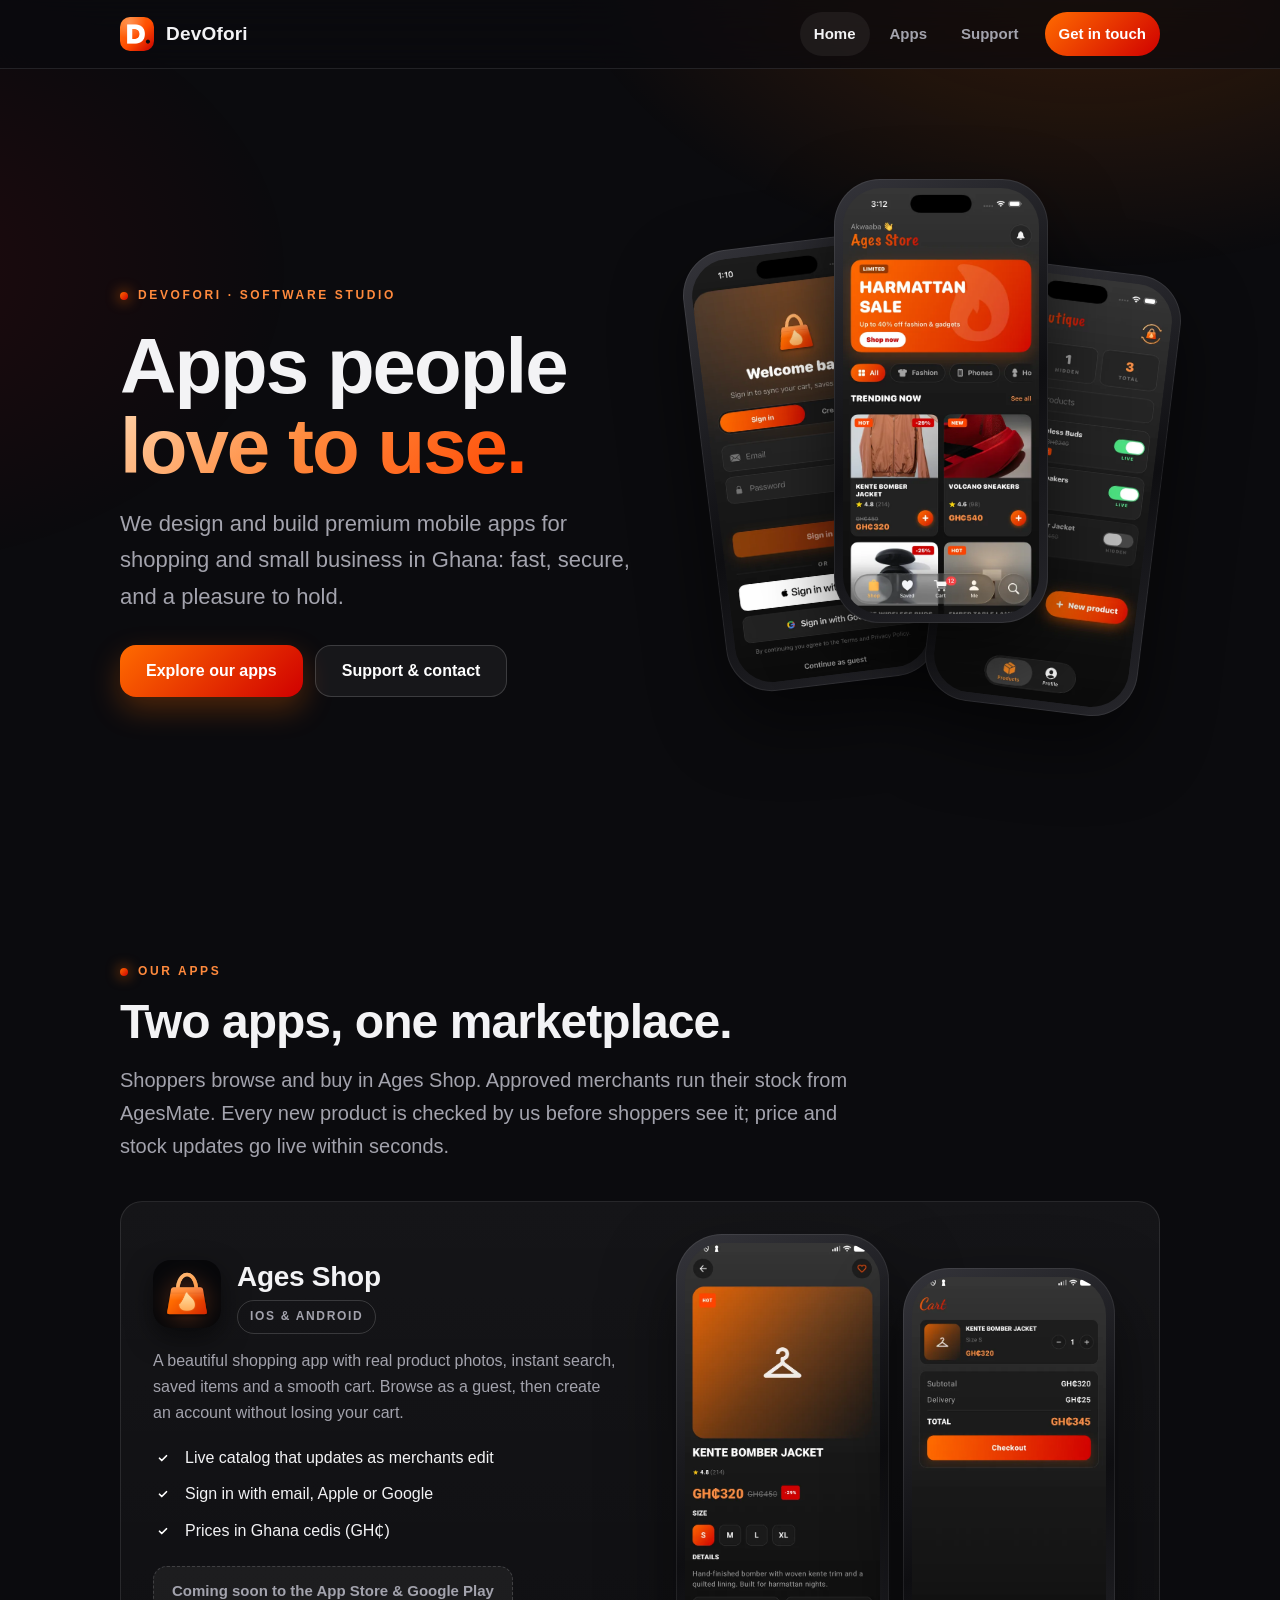
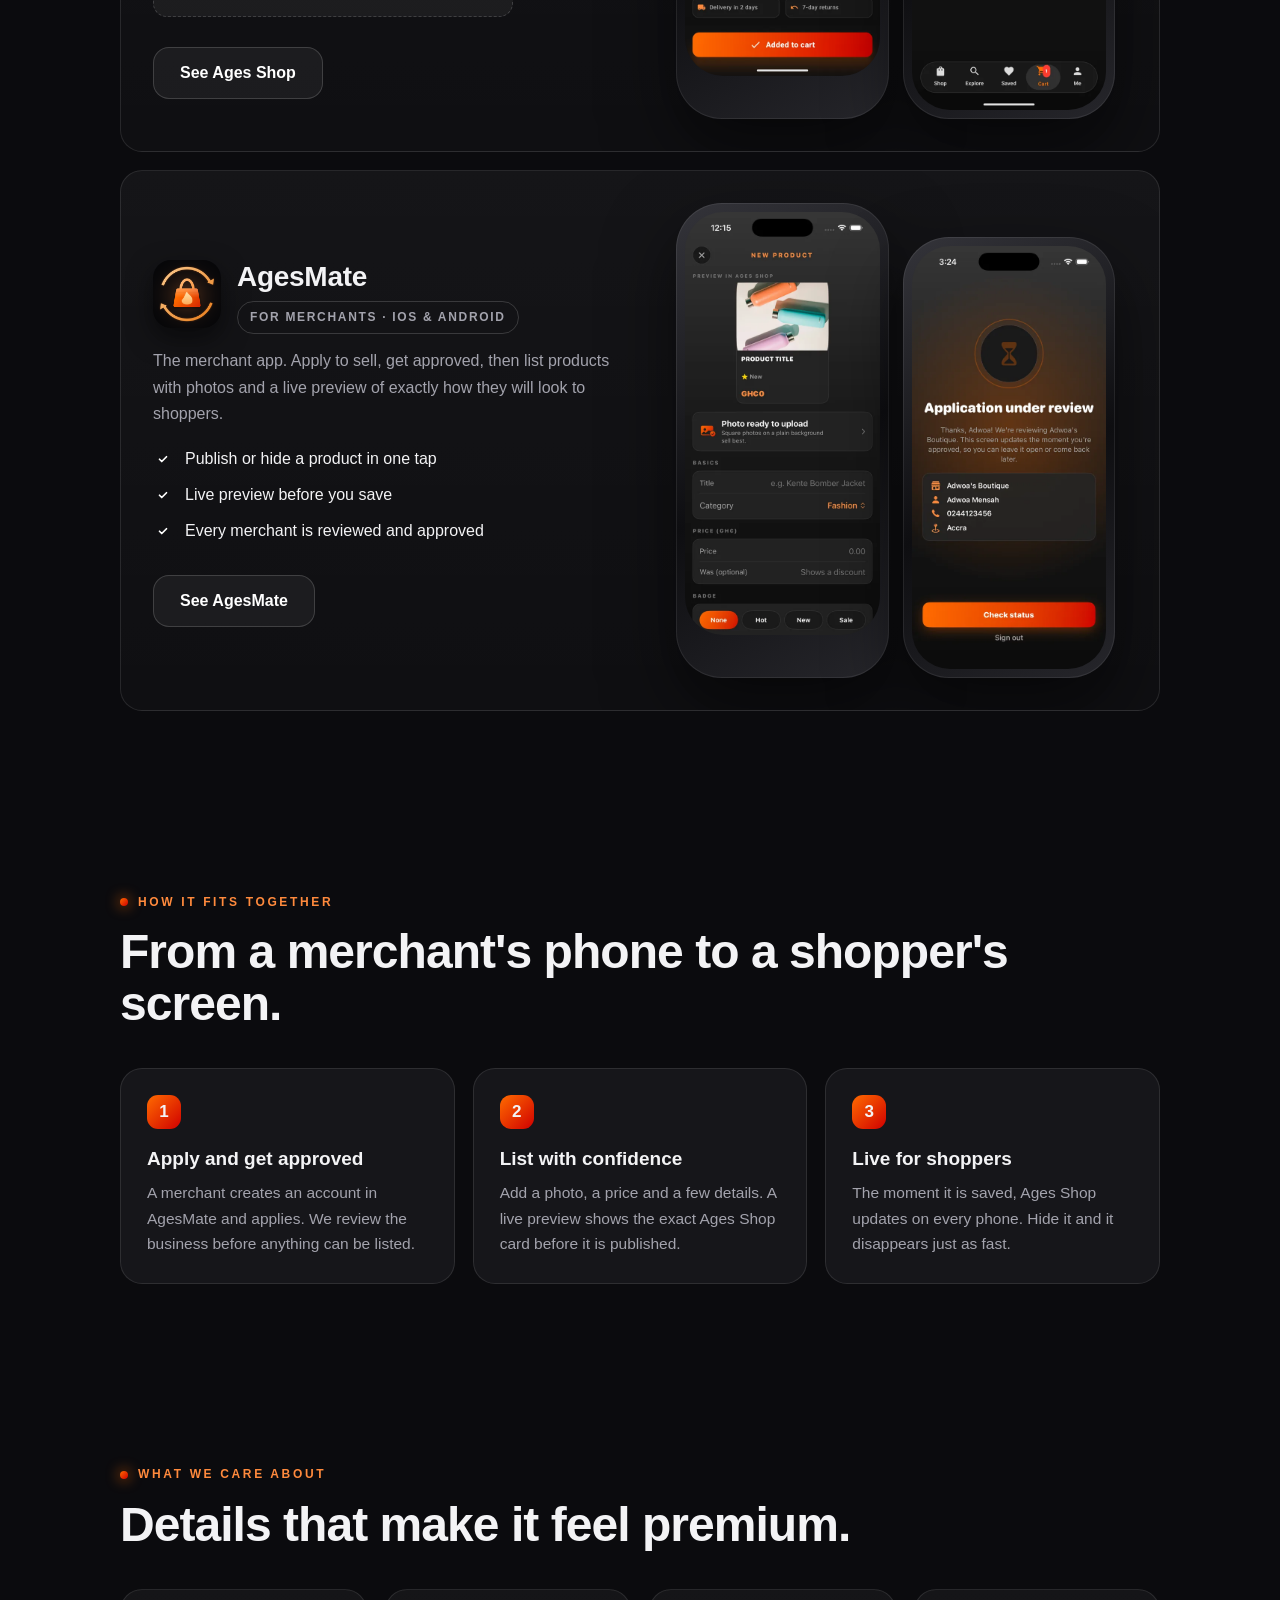
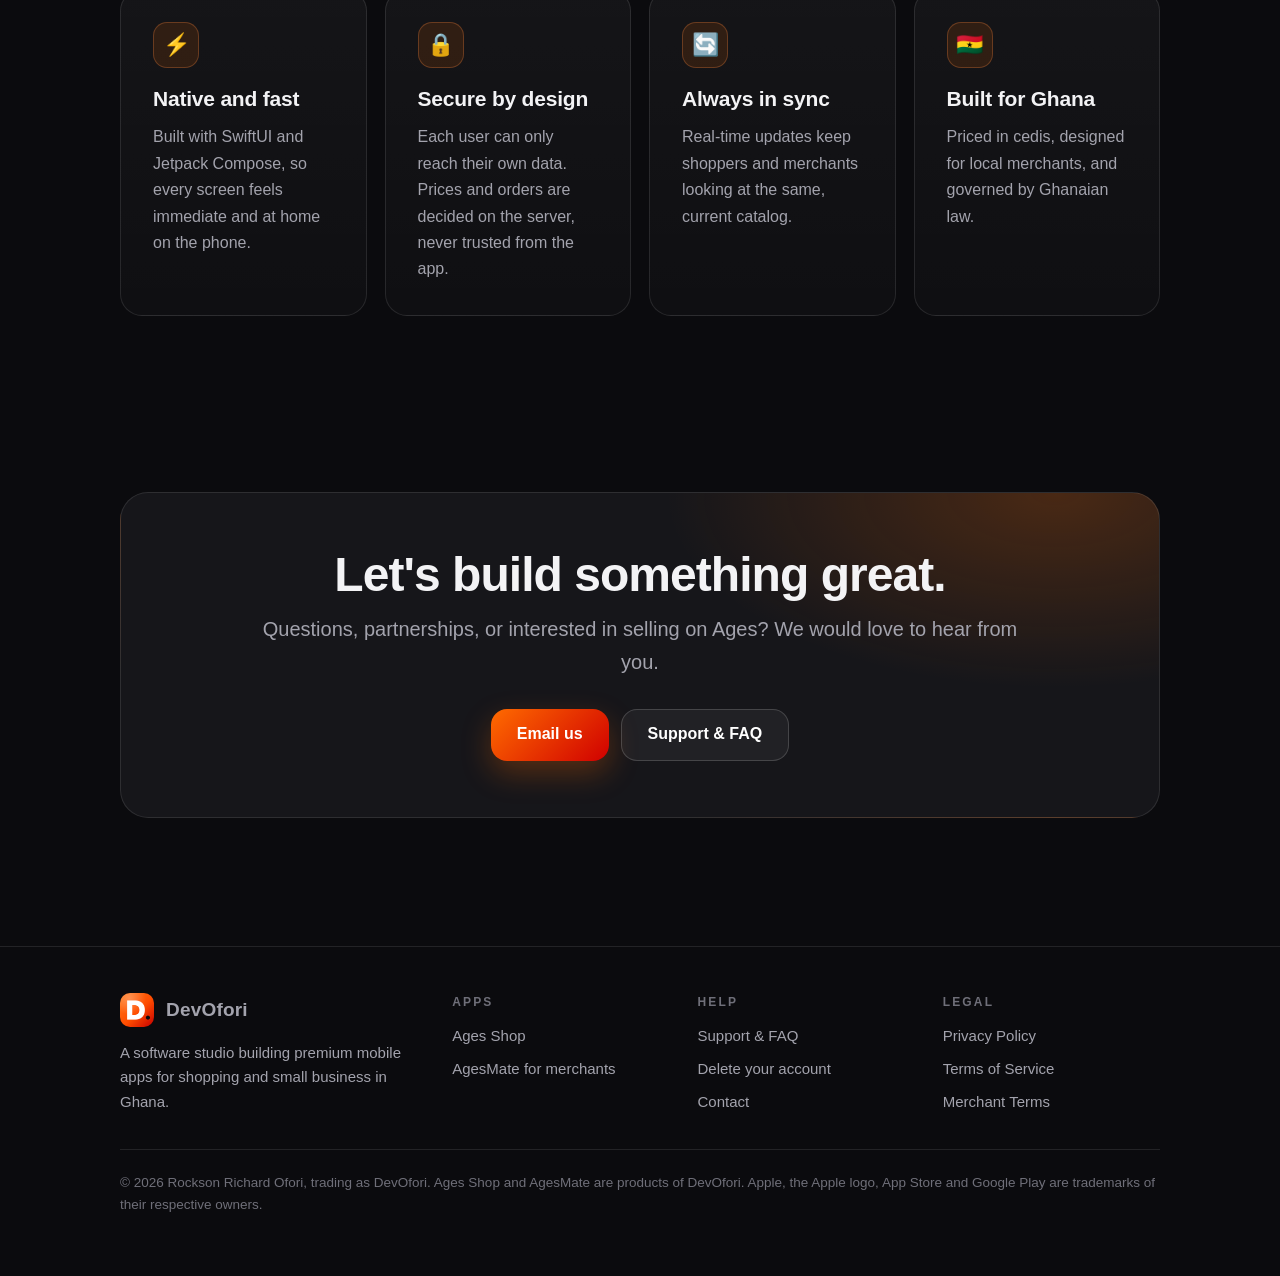
<file: index.html>
<!doctype html>
<html lang="en"><head>
<meta charset="utf-8"><meta name="viewport" content="width=device-width,initial-scale=1,viewport-fit=cover">
<title>DevOfori · Premium mobile apps for shopping in Ghana</title><meta name="description" content="DevOfori is a software studio building premium mobile apps for shopping and small business in Ghana. Meet Ages Shop and AgesMate.">
<link rel="canonical" href="https://devofori.com/"><meta name="theme-color" content="#0b0b0e"><meta name="color-scheme" content="dark">
<meta property="og:type" content="website"><meta property="og:site_name" content="DevOfori"><meta property="og:title" content="DevOfori · Premium mobile apps for shopping in Ghana">
<meta property="og:description" content="DevOfori is a software studio building premium mobile apps for shopping and small business in Ghana. Meet Ages Shop and AgesMate."><meta property="og:url" content="https://devofori.com/"><meta property="og:image" content="https://devofori.com/assets/img/og.png">
<meta name="twitter:card" content="summary_large_image">
<link rel="icon" href="/favicon.ico" sizes="48x48"><link rel="icon" type="image/svg+xml" href="/assets/img/favicon.svg"><link rel="icon" type="image/png" sizes="32x32" href="/assets/img/favicon-32.png"><link rel="apple-touch-icon" href="/assets/img/apple-touch-icon.png"><link rel="manifest" href="/site.webmanifest">
<link rel="stylesheet" href="/assets/site.css"><script type="application/ld+json">{"@context": "https://schema.org", "@type": "Organization", "name": "DevOfori", "url": "https://devofori.com", "logo": "https://devofori.com/assets/img/devofori-512.png", "email": "oforirockson@proton.me", "description": "DevOfori is a software studio building premium mobile apps for shopping and small business in Ghana."}</script>
</head><body>
<a class="skip" href="#main">Skip to content</a>
<header class="nav"><div class="wrap">
  <a class="brand" href="/" aria-label="DevOfori home"><img src="/assets/img/devofori-512.png" alt="" width="34" height="34">DevOfori</a>
  <input type="checkbox" id="navtoggle" aria-label="Toggle menu"><label class="burger" for="navtoggle" aria-hidden="true"><span></span></label>
  <ul class="menu"><li><a href="/" aria-current="page">Home</a></li><li><a href="/#apps">Apps</a></li><li><a href="/support">Support</a></li><li><a class="cta" href="mailto:oforirockson@proton.me">Get in touch</a></li></ul>
</div></header>
<main id="main">
<div class="hero"><div class="wrap">
  <div>
    <span class="eyebrow"><i></i>DevOfori · Software studio</span>
    <h1>Apps people <span class="grad">love to use.</span></h1>
    <p class="lead">We design and build premium mobile apps for shopping and small business in Ghana: fast, secure, and a pleasure to hold.</p>
    <div class="btns"><a class="btn" href="#apps">Explore our apps</a><a class="btn ghost" href="/support">Support &amp; contact</a></div>
  </div>
  <div class="stage" aria-hidden="false">
    <div class="phone p1"><img src="/assets/img/shop-signin.webp" alt="Ages Shop sign-in screen on iPhone" width="520" height="1130" loading="lazy" decoding="async"></div>
    <div class="phone p2"><img src="/assets/img/shop-home.webp" alt="Ages Shop home screen with a sale banner and product grid" width="520" height="1130" loading="lazy" decoding="async"></div>
    <div class="phone p3"><img src="/assets/img/sync-dashboard.webp" alt="AgesMate merchant dashboard showing live and hidden products" width="520" height="1130" loading="lazy" decoding="async"></div>
  </div>
</div></div>

<section id="apps"><div class="wrap">
  <span class="eyebrow kicker"><i></i>Our apps</span><h2>Two apps, one marketplace.</h2>
  <p class="sub">Shoppers browse and buy in Ages Shop. Approved merchants run their stock from AgesMate. Every new product is checked by us before shoppers see it; price and stock updates go live within seconds.</p>
  <div class="grid">
    <article class="card app">
      <div>
        <div class="app-head"><img src="/assets/img/icon-ages-shop.png" alt="" width="68" height="68"><div><h3>Ages Shop</h3><span class="tag">iOS &amp; Android</span></div></div>
        <p style="color:var(--muted)">A beautiful shopping app with real product photos, instant search, saved items and a smooth cart. Browse as a guest, then create an account without losing your cart.</p>
        <ul class="ticks"><li>Live catalog that updates as merchants edit</li><li>Sign in with email, Apple or Google</li><li>Prices in Ghana cedis (GH₵)</li></ul>
        <div class="pill-row"><span class="soon">Coming soon to the App Store &amp; Google Play</span></div>
        <div class="btns"><a class="btn ghost" href="/ages-shop">See Ages Shop</a></div>
      </div>
      <div class="pic"><div class="phone "><img src="/assets/img/shop-detail.webp" alt="Ages Shop product page with size picker" width="520" height="1130" loading="lazy" decoding="async"></div><div class="phone "><img src="/assets/img/shop-cart.webp" alt="Ages Shop cart with totals and checkout" width="520" height="1130" loading="lazy" decoding="async"></div></div>
    </article>
    <article class="card app">
      <div>
        <div class="app-head"><img src="/assets/img/icon-agessync.png" alt="" width="68" height="68"><div><h3>AgesMate</h3><span class="tag">For merchants · iOS &amp; Android</span></div></div>
        <p style="color:var(--muted)">The merchant app. Apply to sell, get approved, then list products with photos and a live preview of exactly how they will look to shoppers.</p>
        <ul class="ticks"><li>Publish or hide a product in one tap</li><li>Live preview before you save</li><li>Every merchant is reviewed and approved</li></ul>
        <div class="btns"><a class="btn ghost" href="/agessync">See AgesMate</a></div>
      </div>
      <div class="pic"><div class="phone "><img src="/assets/img/sync-editor.webp" alt="AgesMate product editor with a live Ages Shop preview" width="520" height="1130" loading="lazy" decoding="async"></div><div class="phone "><img src="/assets/img/sync-review.webp" alt="AgesMate application under review screen" width="520" height="1130" loading="lazy" decoding="async"></div></div>
    </article>
  </div>
</div></section>

<section><div class="wrap">
  <span class="eyebrow kicker"><i></i>How it fits together</span><h2>From a merchant's phone to a shopper's screen.</h2>
  <div class="flow">
    <div class="step"><h3>Apply and get approved</h3><p>A merchant creates an account in AgesMate and applies. We review the business before anything can be listed.</p></div>
    <div class="step"><h3>List with confidence</h3><p>Add a photo, a price and a few details. A live preview shows the exact Ages Shop card before it is published.</p></div>
    <div class="step"><h3>Live for shoppers</h3><p>The moment it is saved, Ages Shop updates on every phone. Hide it and it disappears just as fast.</p></div>
  </div>
</div></section>

<section><div class="wrap">
  <span class="eyebrow kicker"><i></i>What we care about</span><h2>Details that make it feel premium.</h2>
  <div class="grid g4">
    <div class="card"><div class="ico">⚡</div><h3>Native and fast</h3><p>Built with SwiftUI and Jetpack Compose, so every screen feels immediate and at home on the phone.</p></div>
    <div class="card"><div class="ico">🔒</div><h3>Secure by design</h3><p>Each user can only reach their own data. Prices and orders are decided on the server, never trusted from the app.</p></div>
    <div class="card"><div class="ico">🔄</div><h3>Always in sync</h3><p>Real-time updates keep shoppers and merchants looking at the same, current catalog.</p></div>
    <div class="card"><div class="ico">🇬🇭</div><h3>Built for Ghana</h3><p>Priced in cedis, designed for local merchants, and governed by Ghanaian law.</p></div>
  </div>
</div></section>

<section><div class="wrap"><div class="band">
  <h2>Let's build something great.</h2>
  <p class="sub">Questions, partnerships, or interested in selling on Ages? We would love to hear from you.</p>
  <div class="btns"><a class="btn" href="mailto:oforirockson@proton.me">Email us</a><a class="btn ghost" href="/support">Support &amp; FAQ</a></div>
</div></div></section></main>
<footer><div class="wrap">
  <div class="fgrid">
    <div><a class="brand" href="/"><img src="/assets/img/devofori-512.png" alt="" width="34" height="34">DevOfori</a>
      <p style="margin-top:14px;max-width:26em">A software studio building premium mobile apps for shopping and small business in Ghana.</p></div>
    <div><h4>Apps</h4><ul><li><a href="/ages-shop">Ages Shop</a></li><li><a href="/agessync">AgesMate for merchants</a></li></ul></div>
    <div><h4>Help</h4><ul><li><a href="/support">Support &amp; FAQ</a></li><li><a href="/delete-account">Delete your account</a></li><li><a href="mailto:oforirockson@proton.me">Contact</a></li></ul></div>
    <div><h4>Legal</h4><ul><li><a href="/privacy">Privacy Policy</a></li><li><a href="/terms">Terms of Service</a></li><li><a href="/merchant-terms">Merchant Terms</a></li></ul></div>
  </div>
  <p class="legal">© 2026 Rockson Richard Ofori, trading as DevOfori. Ages Shop and AgesMate are products of DevOfori. Apple, the Apple logo, App Store and Google Play are trademarks of their respective owners.</p>
</div></footer></body></html>
</file>
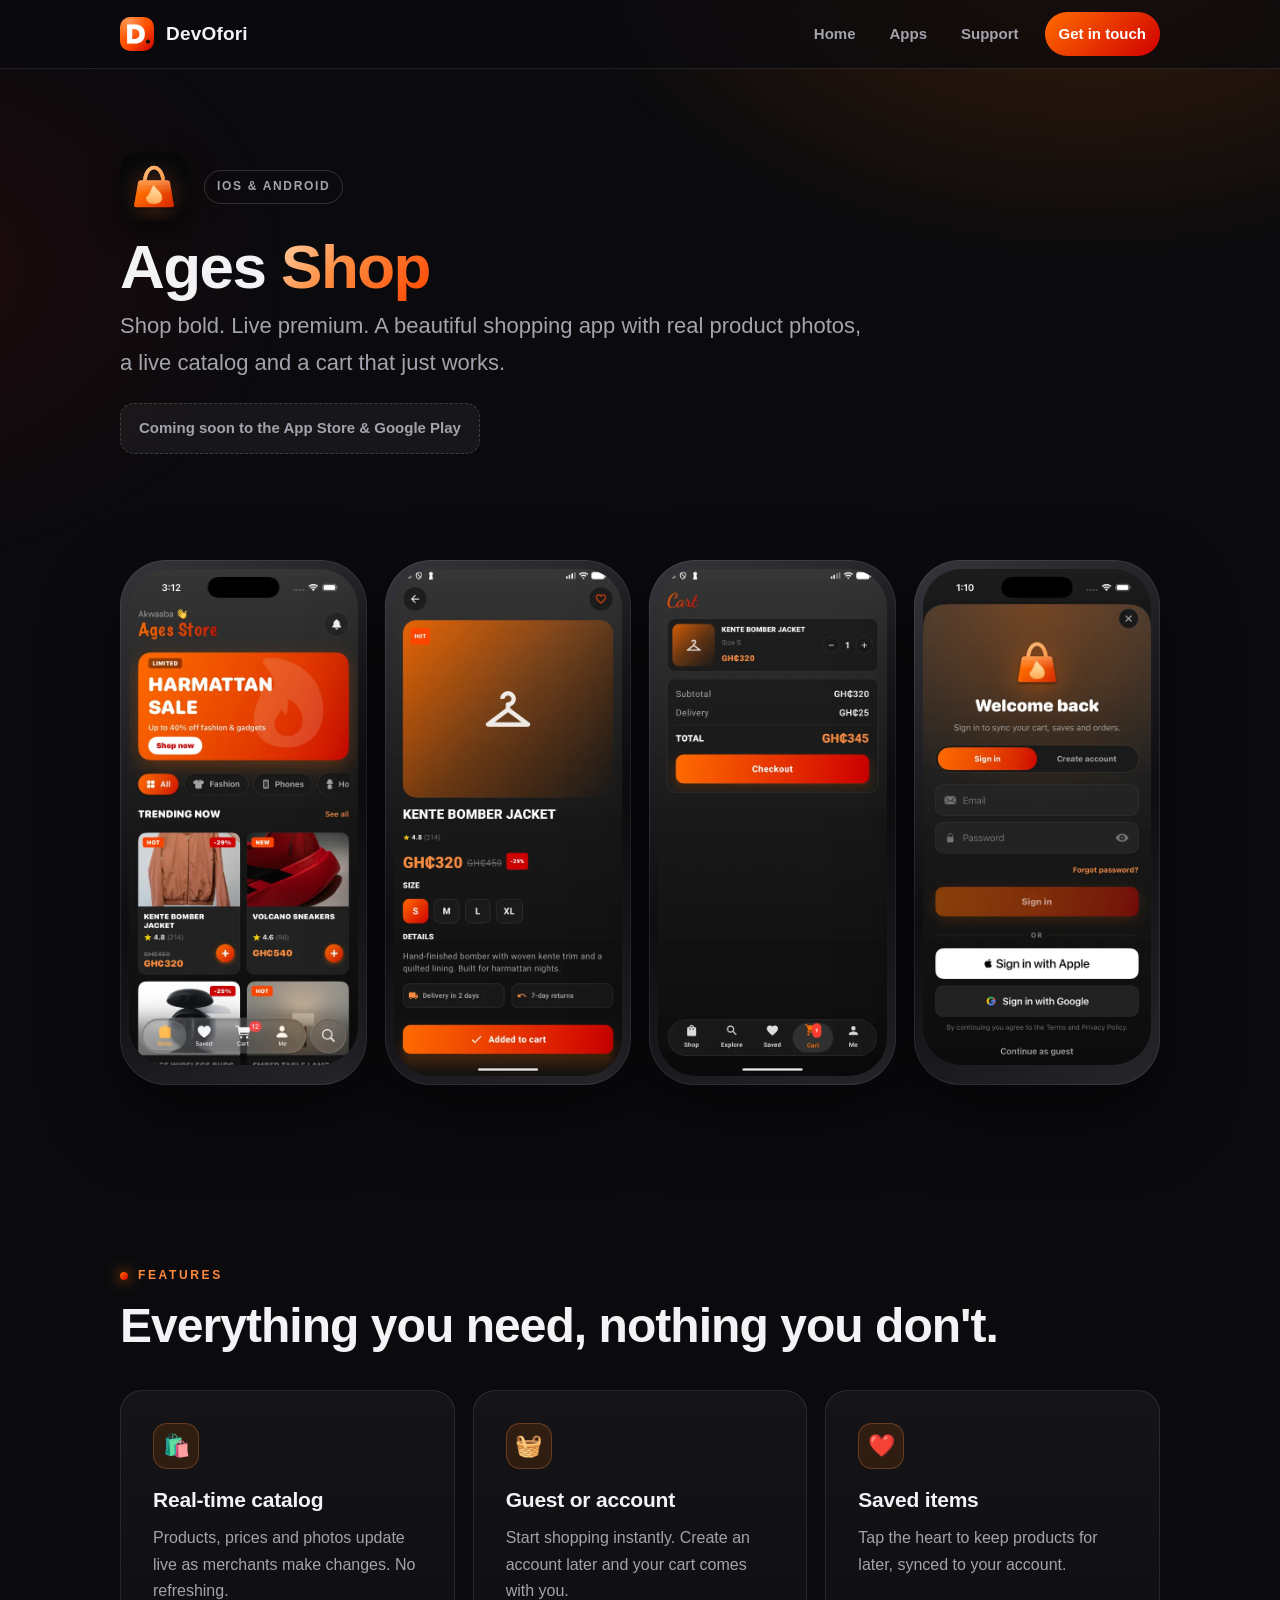
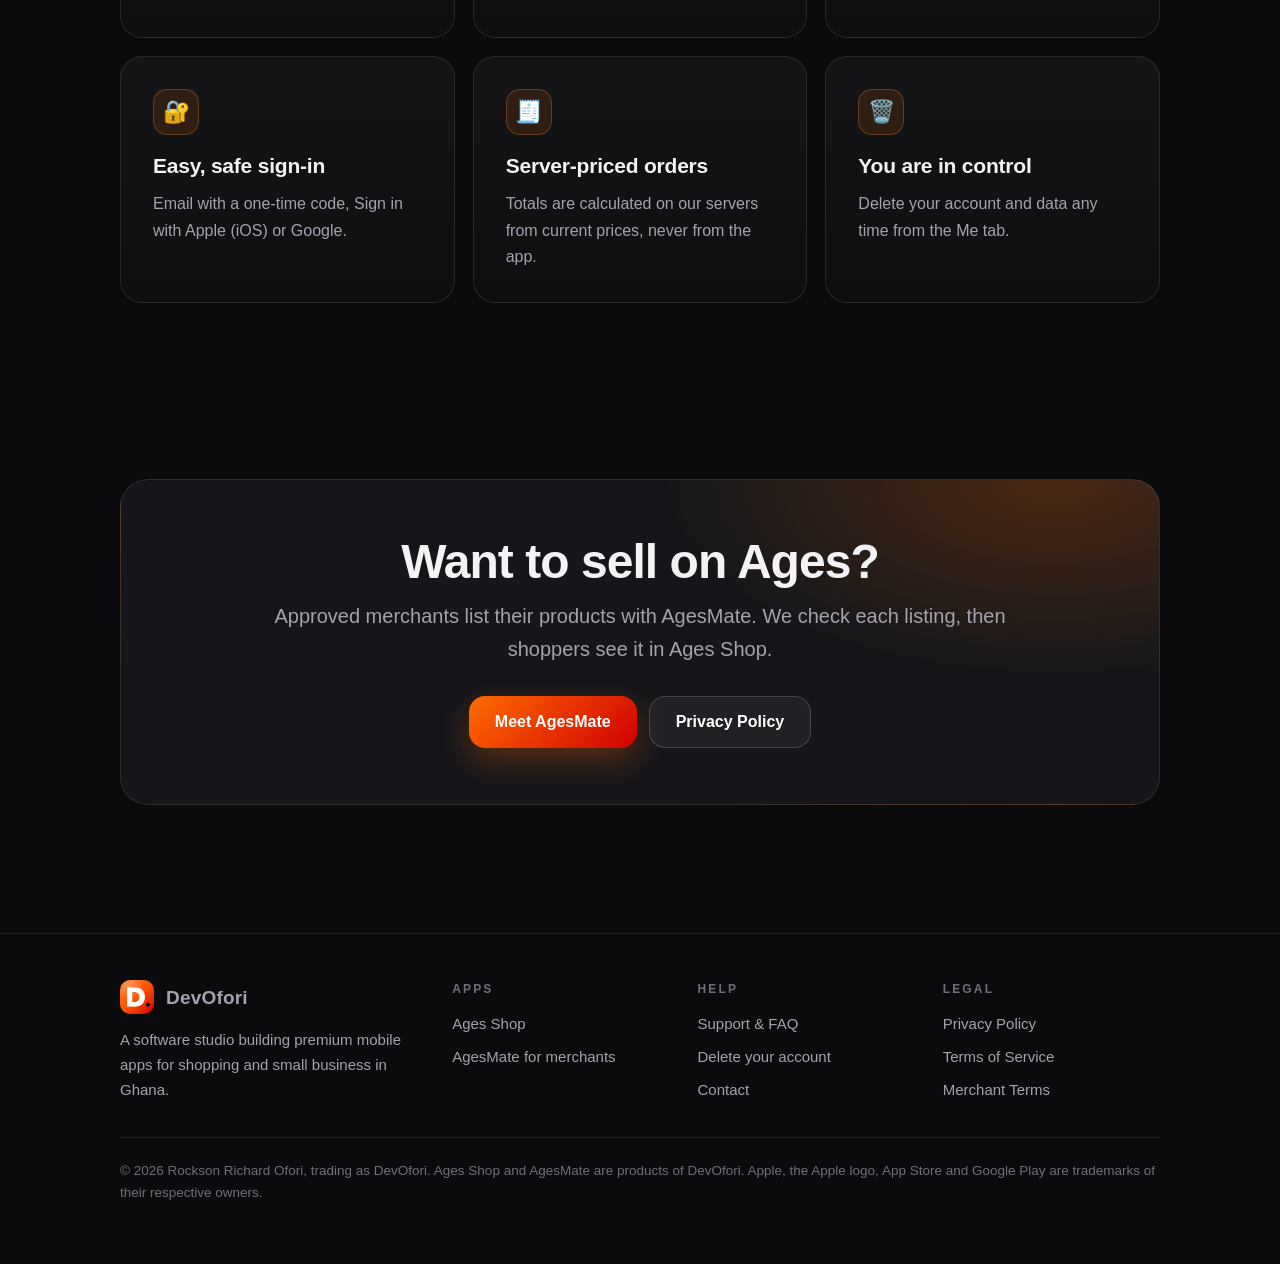
<file: ages-shop.html>
<!doctype html>
<html lang="en"><head>
<meta charset="utf-8"><meta name="viewport" content="width=device-width,initial-scale=1,viewport-fit=cover">
<title>Ages Shop · DevOfori</title><meta name="description" content="Ages Shop is a premium shopping app for Ghana with a live catalog, saved items and a smooth cart. iOS and Android, coming soon.">
<link rel="canonical" href="https://devofori.com/ages-shop.html"><meta name="theme-color" content="#0b0b0e"><meta name="color-scheme" content="dark">
<meta property="og:type" content="website"><meta property="og:site_name" content="DevOfori"><meta property="og:title" content="Ages Shop · DevOfori">
<meta property="og:description" content="Ages Shop is a premium shopping app for Ghana with a live catalog, saved items and a smooth cart. iOS and Android, coming soon."><meta property="og:url" content="https://devofori.com/ages-shop.html"><meta property="og:image" content="https://devofori.com/assets/img/og.png">
<meta name="twitter:card" content="summary_large_image">
<link rel="icon" href="/favicon.ico" sizes="48x48"><link rel="icon" type="image/svg+xml" href="/assets/img/favicon.svg"><link rel="icon" type="image/png" sizes="32x32" href="/assets/img/favicon-32.png"><link rel="apple-touch-icon" href="/assets/img/apple-touch-icon.png"><link rel="manifest" href="/site.webmanifest">
<link rel="stylesheet" href="/assets/site.css">
</head><body>
<a class="skip" href="#main">Skip to content</a>
<header class="nav"><div class="wrap">
  <a class="brand" href="/" aria-label="DevOfori home"><img src="/assets/img/devofori-512.png" alt="" width="34" height="34">DevOfori</a>
  <input type="checkbox" id="navtoggle" aria-label="Toggle menu"><label class="burger" for="navtoggle" aria-hidden="true"><span></span></label>
  <ul class="menu"><li><a href="/">Home</a></li><li><a href="/#apps">Apps</a></li><li><a href="/support">Support</a></li><li><a class="cta" href="mailto:oforirockson@proton.me">Get in touch</a></li></ul>
</div></header>
<main id="main">
<div class="pagehead"><div class="wrap">
  <div class="app-head"><img src="/assets/img/icon-ages-shop.png" alt="Ages Shop app icon" width="68" height="68"><div><span class="tag">iOS &amp; Android</span></div></div>
  <h1>Ages <span class="grad">Shop</span></h1>
  <p class="lead">Shop bold. Live premium. A beautiful shopping app with real product photos, a live catalog and a cart that just works.</p>
  <div class="pill-row"><span class="soon">Coming soon to the App Store &amp; Google Play</span></div>
</div></div>
<section><div class="wrap"><div class="grid g4" style="margin-top:10px">
  <div class="phone "><img src="/assets/img/shop-home.webp" alt="Ages Shop home" width="520" height="1130" loading="lazy" decoding="async"></div><div class="phone "><img src="/assets/img/shop-detail.webp" alt="Ages Shop product page" width="520" height="1130" loading="lazy" decoding="async"></div><div class="phone "><img src="/assets/img/shop-cart.webp" alt="Ages Shop cart" width="520" height="1130" loading="lazy" decoding="async"></div><div class="phone "><img src="/assets/img/shop-signin.webp" alt="Ages Shop sign in" width="520" height="1130" loading="lazy" decoding="async"></div>
</div></div></section>
<section><div class="wrap"><span class="eyebrow kicker"><i></i>Features</span><h2>Everything you need, nothing you don't.</h2>
  <div class="grid g3"><div class="card"><div class="ico">🛍️</div><h3>Real-time catalog</h3><p>Products, prices and photos update live as merchants make changes. No refreshing.</p></div><div class="card"><div class="ico">🧺</div><h3>Guest or account</h3><p>Start shopping instantly. Create an account later and your cart comes with you.</p></div><div class="card"><div class="ico">❤️</div><h3>Saved items</h3><p>Tap the heart to keep products for later, synced to your account.</p></div><div class="card"><div class="ico">🔐</div><h3>Easy, safe sign-in</h3><p>Email with a one-time code, Sign in with Apple (iOS) or Google.</p></div><div class="card"><div class="ico">🧾</div><h3>Server-priced orders</h3><p>Totals are calculated on our servers from current prices, never from the app.</p></div><div class="card"><div class="ico">🗑️</div><h3>You are in control</h3><p>Delete your account and data any time from the Me tab.</p></div></div></div></section>
<section><div class="wrap"><div class="band"><h2>Want to sell on Ages?</h2>
  <p class="sub">Approved merchants list their products with AgesMate. We check each listing, then shoppers see it in Ages Shop.</p>
  <div class="btns"><a class="btn" href="/agessync">Meet AgesMate</a><a class="btn ghost" href="/privacy">Privacy Policy</a></div></div></div></section></main>
<footer><div class="wrap">
  <div class="fgrid">
    <div><a class="brand" href="/"><img src="/assets/img/devofori-512.png" alt="" width="34" height="34">DevOfori</a>
      <p style="margin-top:14px;max-width:26em">A software studio building premium mobile apps for shopping and small business in Ghana.</p></div>
    <div><h4>Apps</h4><ul><li><a href="/ages-shop">Ages Shop</a></li><li><a href="/agessync">AgesMate for merchants</a></li></ul></div>
    <div><h4>Help</h4><ul><li><a href="/support">Support &amp; FAQ</a></li><li><a href="/delete-account">Delete your account</a></li><li><a href="mailto:oforirockson@proton.me">Contact</a></li></ul></div>
    <div><h4>Legal</h4><ul><li><a href="/privacy">Privacy Policy</a></li><li><a href="/terms">Terms of Service</a></li><li><a href="/merchant-terms">Merchant Terms</a></li></ul></div>
  </div>
  <p class="legal">© 2026 Rockson Richard Ofori, trading as DevOfori. Ages Shop and AgesMate are products of DevOfori. Apple, the Apple logo, App Store and Google Play are trademarks of their respective owners.</p>
</div></footer></body></html>
</file>
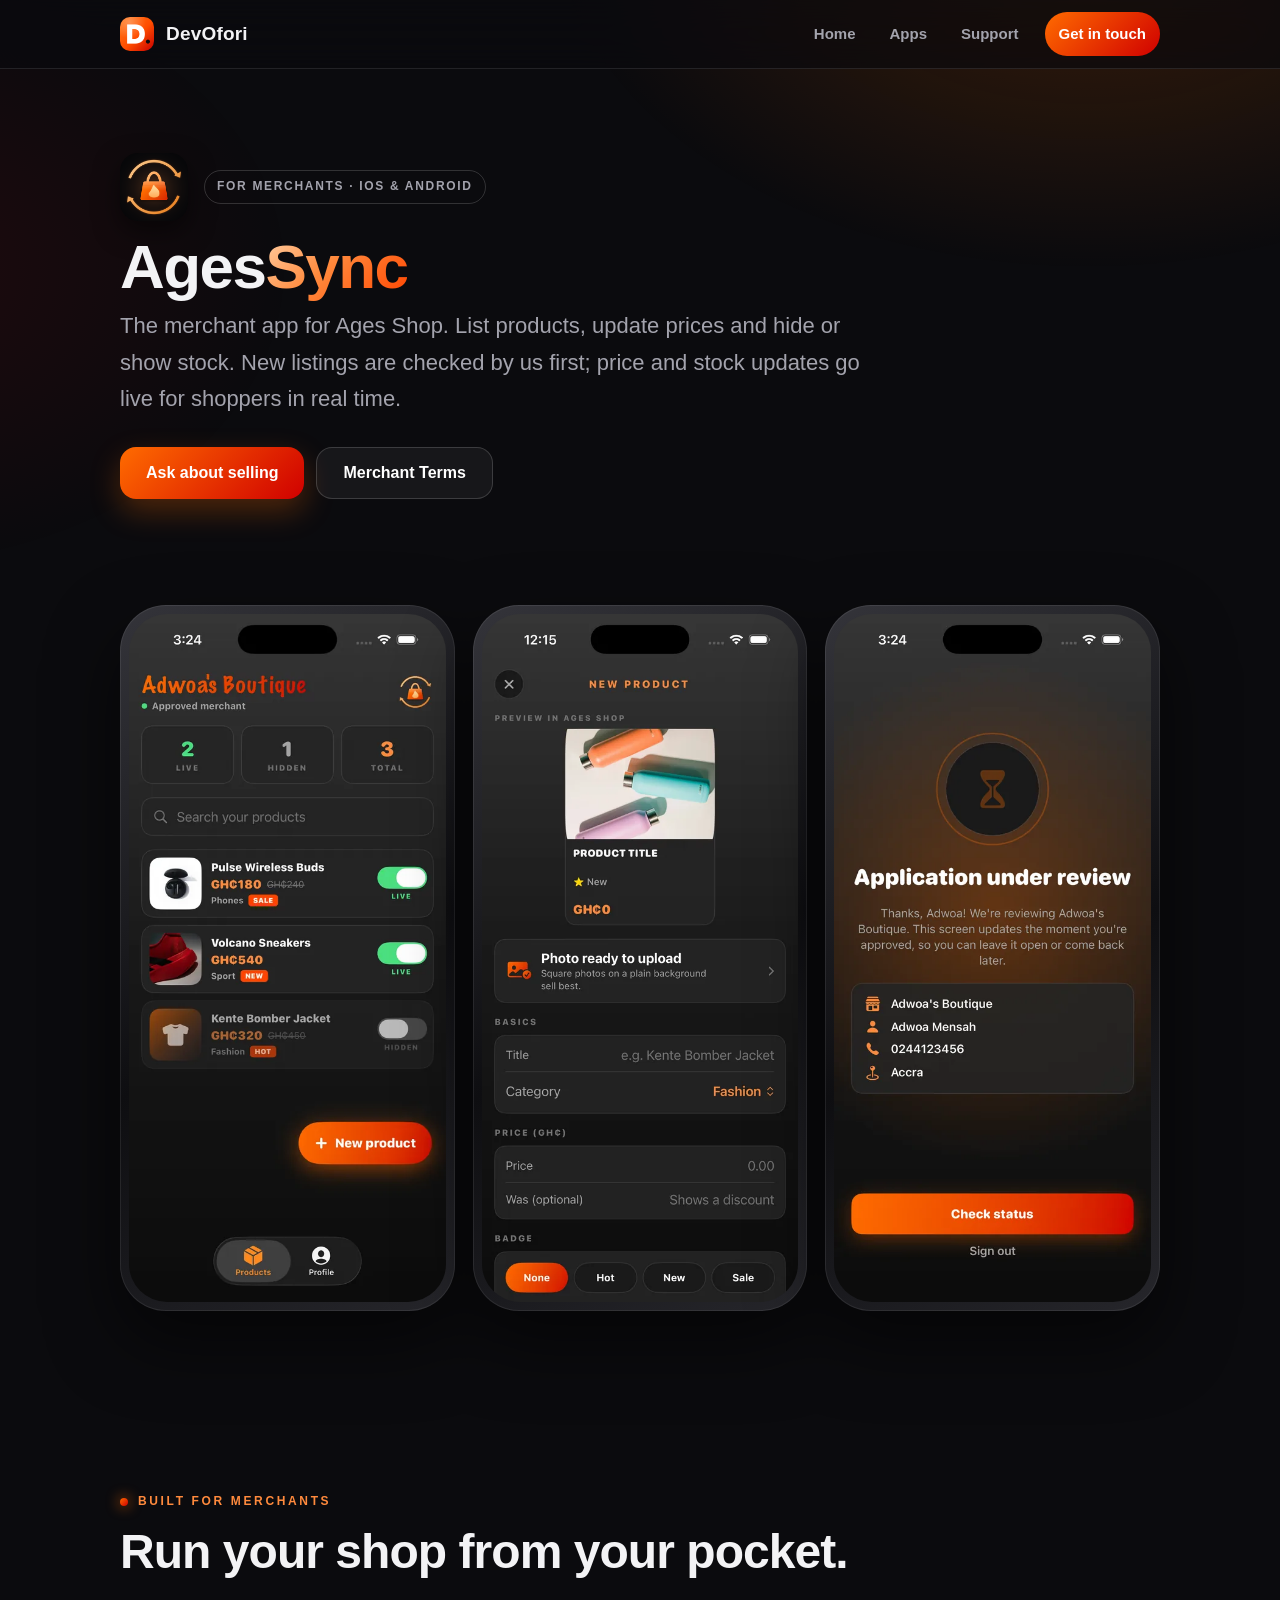
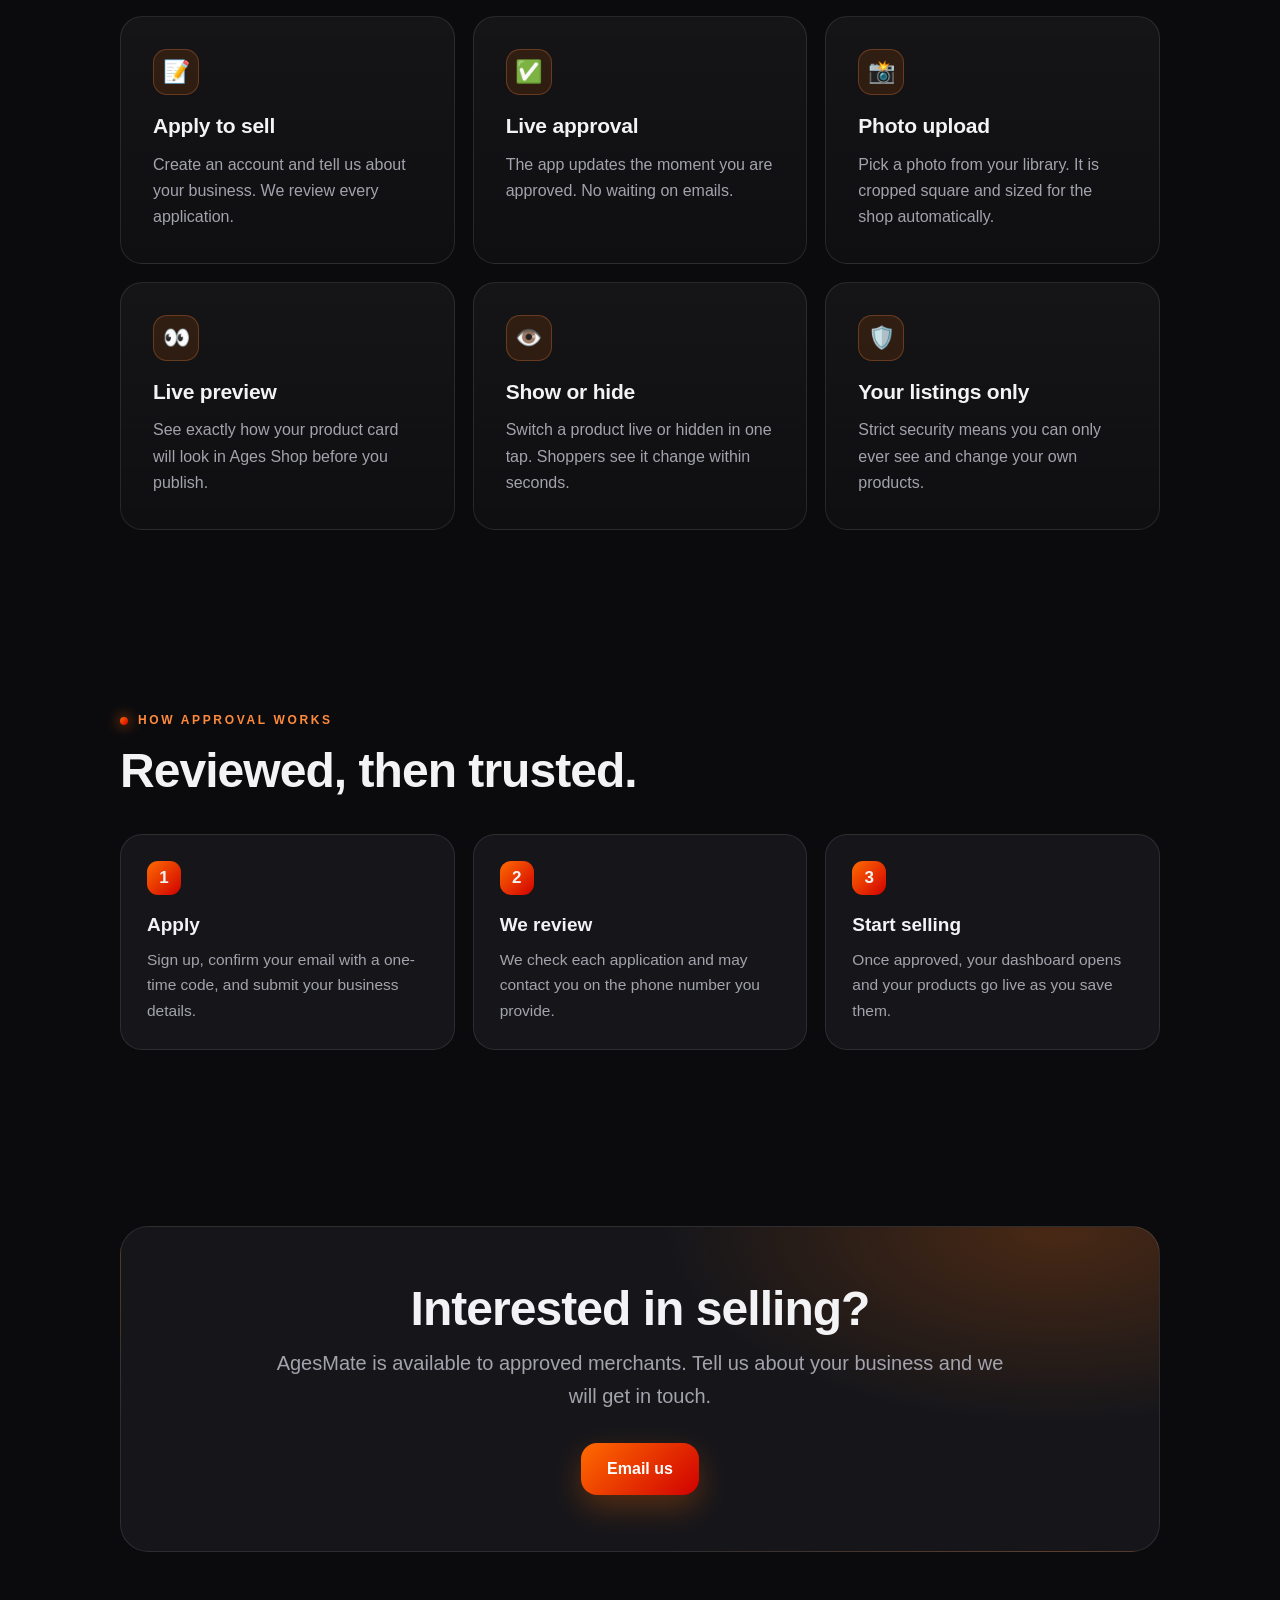
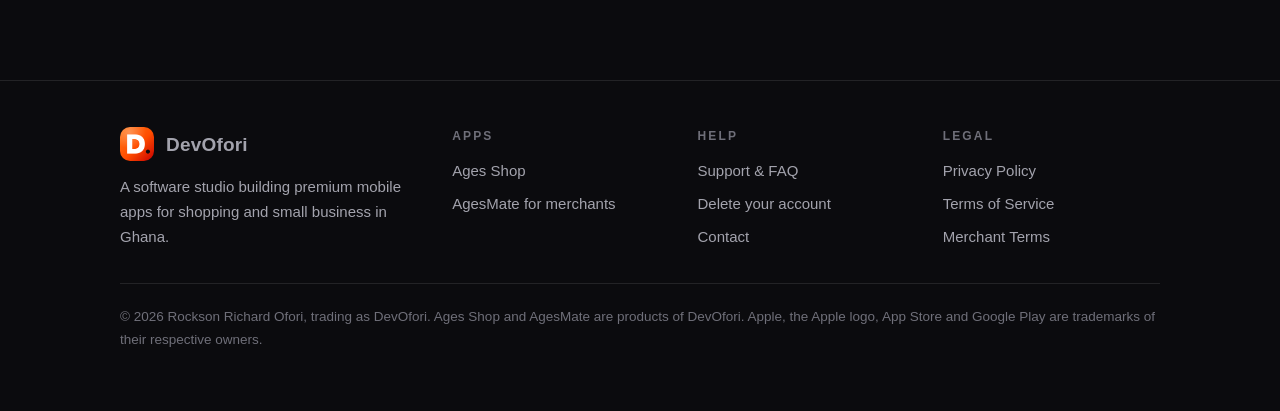
<file: agessync.html>
<!doctype html>
<html lang="en"><head>
<meta charset="utf-8"><meta name="viewport" content="width=device-width,initial-scale=1,viewport-fit=cover">
<title>AgesMate for merchants · DevOfori</title><meta name="description" content="AgesMate is the merchant app for Ages Shop. Apply, get approved, list products with photos (checked by us before they go live) and update prices and stock in real time.">
<link rel="canonical" href="https://devofori.com/agessync.html"><meta name="theme-color" content="#0b0b0e"><meta name="color-scheme" content="dark">
<meta property="og:type" content="website"><meta property="og:site_name" content="DevOfori"><meta property="og:title" content="AgesMate for merchants · DevOfori">
<meta property="og:description" content="AgesMate is the merchant app for Ages Shop. Apply, get approved, list products with photos (checked by us before they go live) and update prices and stock in real time."><meta property="og:url" content="https://devofori.com/agessync.html"><meta property="og:image" content="https://devofori.com/assets/img/og.png">
<meta name="twitter:card" content="summary_large_image">
<link rel="icon" href="/favicon.ico" sizes="48x48"><link rel="icon" type="image/svg+xml" href="/assets/img/favicon.svg"><link rel="icon" type="image/png" sizes="32x32" href="/assets/img/favicon-32.png"><link rel="apple-touch-icon" href="/assets/img/apple-touch-icon.png"><link rel="manifest" href="/site.webmanifest">
<link rel="stylesheet" href="/assets/site.css">
</head><body>
<a class="skip" href="#main">Skip to content</a>
<header class="nav"><div class="wrap">
  <a class="brand" href="/" aria-label="DevOfori home"><img src="/assets/img/devofori-512.png" alt="" width="34" height="34">DevOfori</a>
  <input type="checkbox" id="navtoggle" aria-label="Toggle menu"><label class="burger" for="navtoggle" aria-hidden="true"><span></span></label>
  <ul class="menu"><li><a href="/">Home</a></li><li><a href="/#apps">Apps</a></li><li><a href="/support">Support</a></li><li><a class="cta" href="mailto:oforirockson@proton.me">Get in touch</a></li></ul>
</div></header>
<main id="main">
<div class="pagehead"><div class="wrap">
  <div class="app-head"><img src="/assets/img/icon-agessync.png" alt="AgesMate app icon" width="68" height="68"><div><span class="tag">For merchants · iOS &amp; Android</span></div></div>
  <h1>Ages<span class="grad">Sync</span></h1>
  <p class="lead">The merchant app for Ages Shop. List products, update prices and hide or show stock. New listings are checked by us first; price and stock updates go live for shoppers in real time.</p>
  <div class="btns"><a class="btn" href="mailto:oforirockson@proton.me?subject=Selling%20on%20Ages">Ask about selling</a><a class="btn ghost" href="/merchant-terms">Merchant Terms</a></div>
</div></div>
<section><div class="wrap"><div class="grid g3" style="margin-top:10px">
  <div class="phone "><img src="/assets/img/sync-dashboard.webp" alt="AgesMate dashboard" width="520" height="1130" loading="lazy" decoding="async"></div><div class="phone "><img src="/assets/img/sync-editor.webp" alt="AgesMate product editor" width="520" height="1130" loading="lazy" decoding="async"></div><div class="phone "><img src="/assets/img/sync-review.webp" alt="AgesMate application status" width="520" height="1130" loading="lazy" decoding="async"></div>
</div></div></section>
<section><div class="wrap"><span class="eyebrow kicker"><i></i>Built for merchants</span><h2>Run your shop from your pocket.</h2>
  <div class="grid g3"><div class="card"><div class="ico">📝</div><h3>Apply to sell</h3><p>Create an account and tell us about your business. We review every application.</p></div><div class="card"><div class="ico">✅</div><h3>Live approval</h3><p>The app updates the moment you are approved. No waiting on emails.</p></div><div class="card"><div class="ico">📸</div><h3>Photo upload</h3><p>Pick a photo from your library. It is cropped square and sized for the shop automatically.</p></div><div class="card"><div class="ico">👀</div><h3>Live preview</h3><p>See exactly how your product card will look in Ages Shop before you publish.</p></div><div class="card"><div class="ico">👁️</div><h3>Show or hide</h3><p>Switch a product live or hidden in one tap. Shoppers see it change within seconds.</p></div><div class="card"><div class="ico">🛡️</div><h3>Your listings only</h3><p>Strict security means you can only ever see and change your own products.</p></div></div></div></section>
<section><div class="wrap"><span class="eyebrow kicker"><i></i>How approval works</span><h2>Reviewed, then trusted.</h2>
  <div class="flow">
    <div class="step"><h3>Apply</h3><p>Sign up, confirm your email with a one-time code, and submit your business details.</p></div>
    <div class="step"><h3>We review</h3><p>We check each application and may contact you on the phone number you provide.</p></div>
    <div class="step"><h3>Start selling</h3><p>Once approved, your dashboard opens and your products go live as you save them.</p></div>
  </div></div></section>
<section><div class="wrap"><div class="band"><h2>Interested in selling?</h2>
  <p class="sub">AgesMate is available to approved merchants. Tell us about your business and we will get in touch.</p>
  <div class="btns"><a class="btn" href="mailto:oforirockson@proton.me?subject=Selling%20on%20Ages">Email us</a></div></div></div></section></main>
<footer><div class="wrap">
  <div class="fgrid">
    <div><a class="brand" href="/"><img src="/assets/img/devofori-512.png" alt="" width="34" height="34">DevOfori</a>
      <p style="margin-top:14px;max-width:26em">A software studio building premium mobile apps for shopping and small business in Ghana.</p></div>
    <div><h4>Apps</h4><ul><li><a href="/ages-shop">Ages Shop</a></li><li><a href="/agessync">AgesMate for merchants</a></li></ul></div>
    <div><h4>Help</h4><ul><li><a href="/support">Support &amp; FAQ</a></li><li><a href="/delete-account">Delete your account</a></li><li><a href="mailto:oforirockson@proton.me">Contact</a></li></ul></div>
    <div><h4>Legal</h4><ul><li><a href="/privacy">Privacy Policy</a></li><li><a href="/terms">Terms of Service</a></li><li><a href="/merchant-terms">Merchant Terms</a></li></ul></div>
  </div>
  <p class="legal">© 2026 Rockson Richard Ofori, trading as DevOfori. Ages Shop and AgesMate are products of DevOfori. Apple, the Apple logo, App Store and Google Play are trademarks of their respective owners.</p>
</div></footer></body></html>
</file>
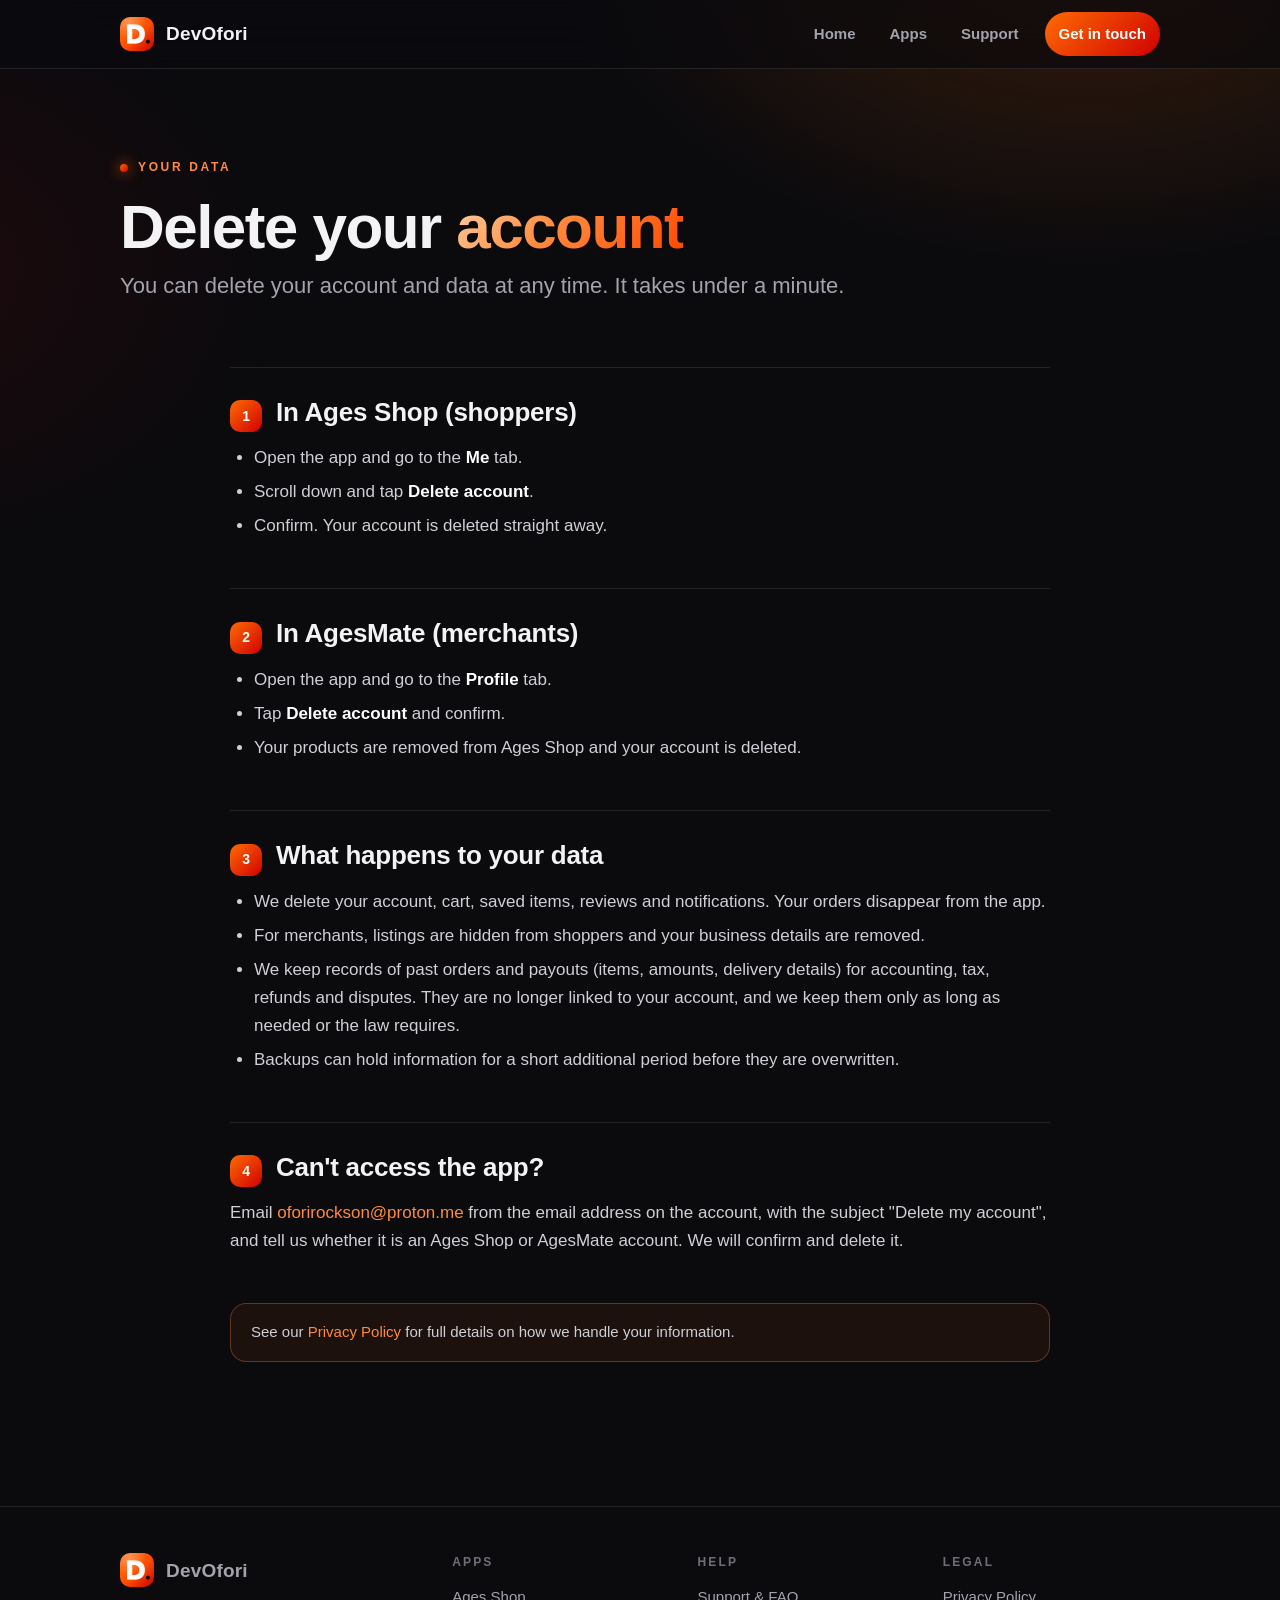
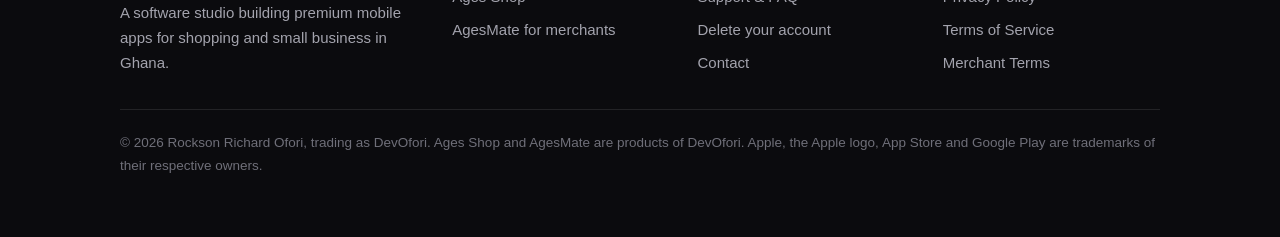
<file: delete-account.html>
<!doctype html>
<html lang="en"><head>
<meta charset="utf-8"><meta name="viewport" content="width=device-width,initial-scale=1,viewport-fit=cover">
<title>Delete your account · DevOfori</title><meta name="description" content="How to delete your Ages Shop or AgesMate account and what happens to your data.">
<link rel="canonical" href="https://devofori.com/delete-account.html"><meta name="theme-color" content="#0b0b0e"><meta name="color-scheme" content="dark">
<meta property="og:type" content="website"><meta property="og:site_name" content="DevOfori"><meta property="og:title" content="Delete your account · DevOfori">
<meta property="og:description" content="How to delete your Ages Shop or AgesMate account and what happens to your data."><meta property="og:url" content="https://devofori.com/delete-account.html"><meta property="og:image" content="https://devofori.com/assets/img/og.png">
<meta name="twitter:card" content="summary_large_image">
<link rel="icon" href="/favicon.ico" sizes="48x48"><link rel="icon" type="image/svg+xml" href="/assets/img/favicon.svg"><link rel="icon" type="image/png" sizes="32x32" href="/assets/img/favicon-32.png"><link rel="apple-touch-icon" href="/assets/img/apple-touch-icon.png"><link rel="manifest" href="/site.webmanifest">
<link rel="stylesheet" href="/assets/site.css">
</head><body>
<a class="skip" href="#main">Skip to content</a>
<header class="nav"><div class="wrap">
  <a class="brand" href="/" aria-label="DevOfori home"><img src="/assets/img/devofori-512.png" alt="" width="34" height="34">DevOfori</a>
  <input type="checkbox" id="navtoggle" aria-label="Toggle menu"><label class="burger" for="navtoggle" aria-hidden="true"><span></span></label>
  <ul class="menu"><li><a href="/">Home</a></li><li><a href="/#apps">Apps</a></li><li><a href="/support">Support</a></li><li><a class="cta" href="mailto:oforirockson@proton.me">Get in touch</a></li></ul>
</div></header>
<main id="main">
<div class="pagehead"><div class="wrap"><span class="eyebrow"><i></i>Your data</span><h1>Delete your <span class="grad">account</span></h1>
  <p class="lead">You can delete your account and data at any time. It takes under a minute.</p></div></div>
<div class="wrap doc" style="grid-template-columns:1fr;max-width:820px"><article class="prose">
<section><h2><span>1</span>In Ages Shop (shoppers)</h2><ul>
<li>Open the app and go to the <strong>Me</strong> tab.</li><li>Scroll down and tap <strong>Delete account</strong>.</li><li>Confirm. Your account is deleted straight away.</li></ul></section>
<section><h2><span>2</span>In AgesMate (merchants)</h2><ul>
<li>Open the app and go to the <strong>Profile</strong> tab.</li><li>Tap <strong>Delete account</strong> and confirm.</li><li>Your products are removed from Ages Shop and your account is deleted.</li></ul></section>
<section><h2><span>3</span>What happens to your data</h2><ul>
<li>We delete your account, cart, saved items, reviews and notifications. Your orders disappear from the app.</li>
<li>For merchants, listings are hidden from shoppers and your business details are removed.</li>
<li>We keep records of past orders and payouts (items, amounts, delivery details) for accounting, tax, refunds and disputes. They are no longer linked to your account, and we keep them only as long as needed or the law requires.</li>
<li>Backups can hold information for a short additional period before they are overwritten.</li></ul></section>
<section><h2><span>4</span>Can't access the app?</h2>
<p>Email <a href="mailto:oforirockson@proton.me?subject=Delete%20my%20account">oforirockson@proton.me</a> from the email address on the account, with the subject "Delete my account", and tell us whether it is an Ages Shop or AgesMate account. We will confirm and delete it.</p></section>
<p class="notice">See our <a href="/privacy">Privacy Policy</a> for full details on how we handle your information.</p>
</article></div></main>
<footer><div class="wrap">
  <div class="fgrid">
    <div><a class="brand" href="/"><img src="/assets/img/devofori-512.png" alt="" width="34" height="34">DevOfori</a>
      <p style="margin-top:14px;max-width:26em">A software studio building premium mobile apps for shopping and small business in Ghana.</p></div>
    <div><h4>Apps</h4><ul><li><a href="/ages-shop">Ages Shop</a></li><li><a href="/agessync">AgesMate for merchants</a></li></ul></div>
    <div><h4>Help</h4><ul><li><a href="/support">Support &amp; FAQ</a></li><li><a href="/delete-account">Delete your account</a></li><li><a href="mailto:oforirockson@proton.me">Contact</a></li></ul></div>
    <div><h4>Legal</h4><ul><li><a href="/privacy">Privacy Policy</a></li><li><a href="/terms">Terms of Service</a></li><li><a href="/merchant-terms">Merchant Terms</a></li></ul></div>
  </div>
  <p class="legal">© 2026 Rockson Richard Ofori, trading as DevOfori. Ages Shop and AgesMate are products of DevOfori. Apple, the Apple logo, App Store and Google Play are trademarks of their respective owners.</p>
</div></footer></body></html>
</file>
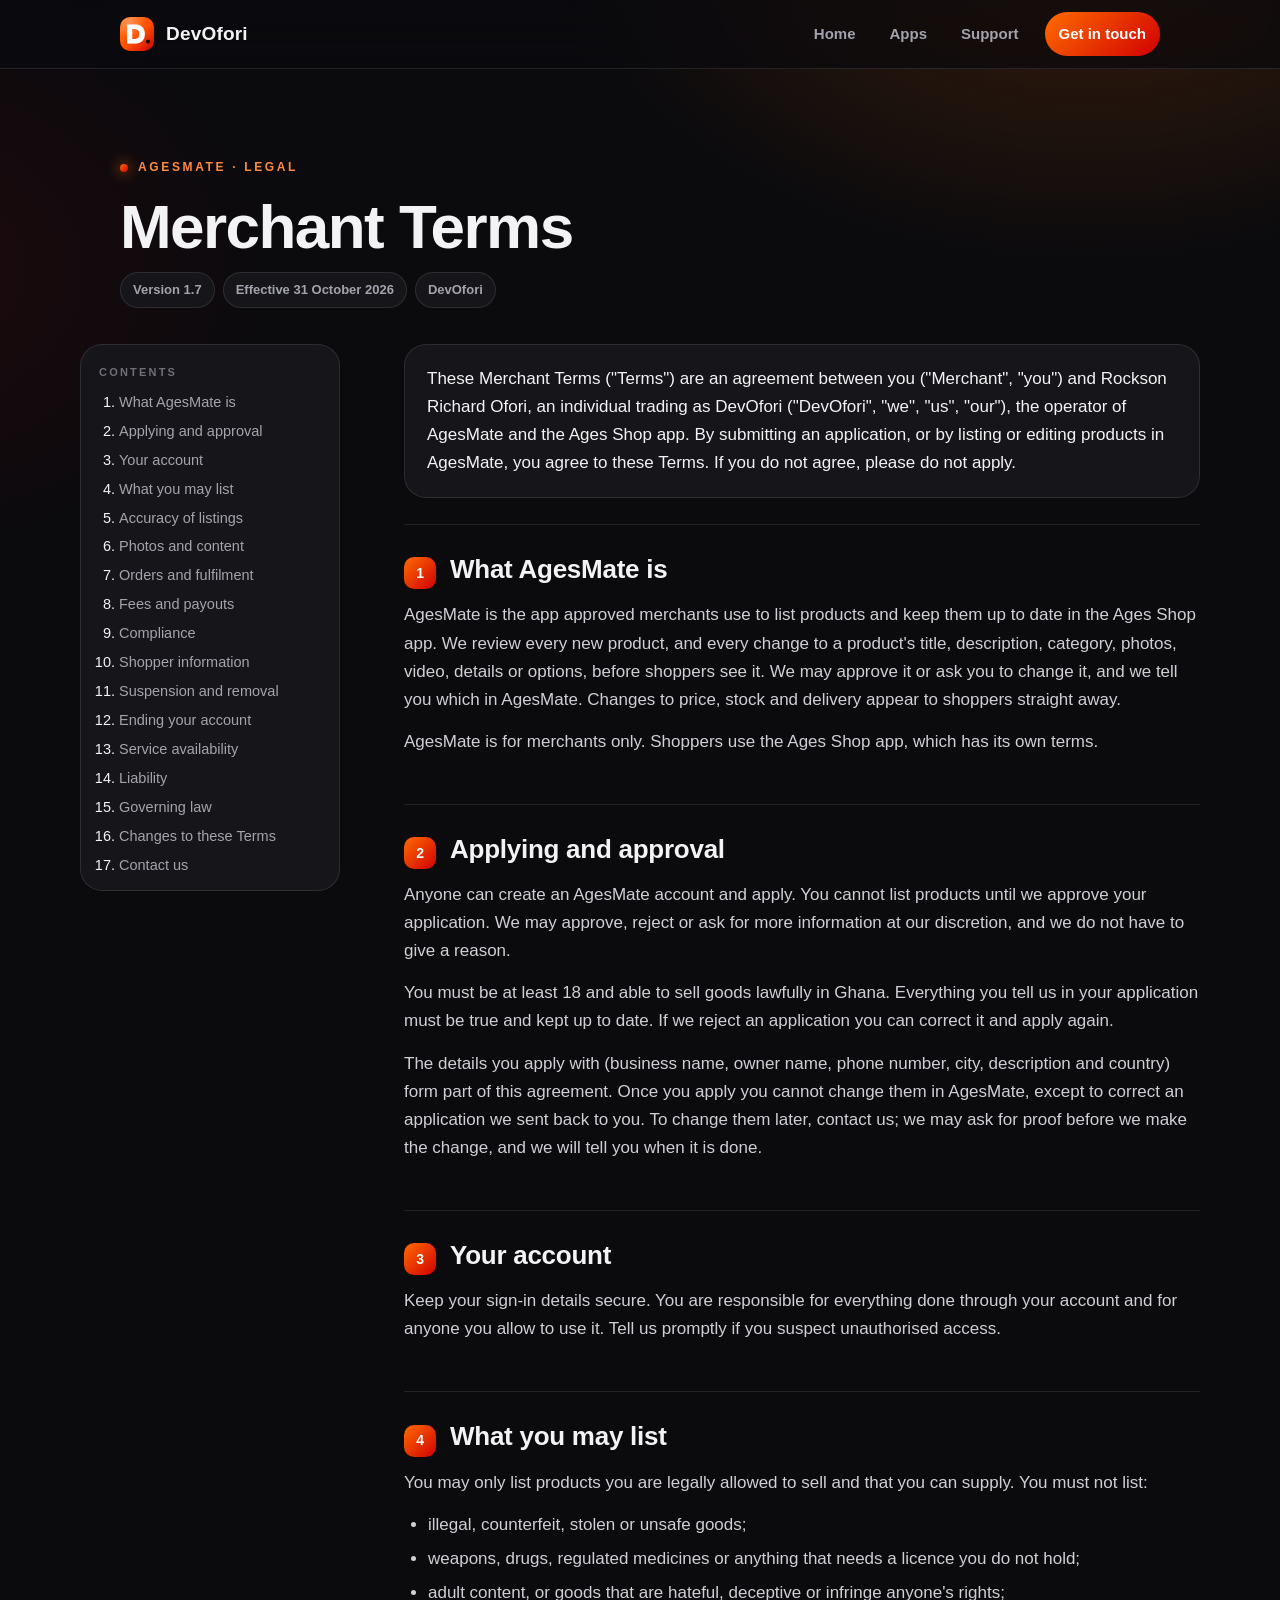
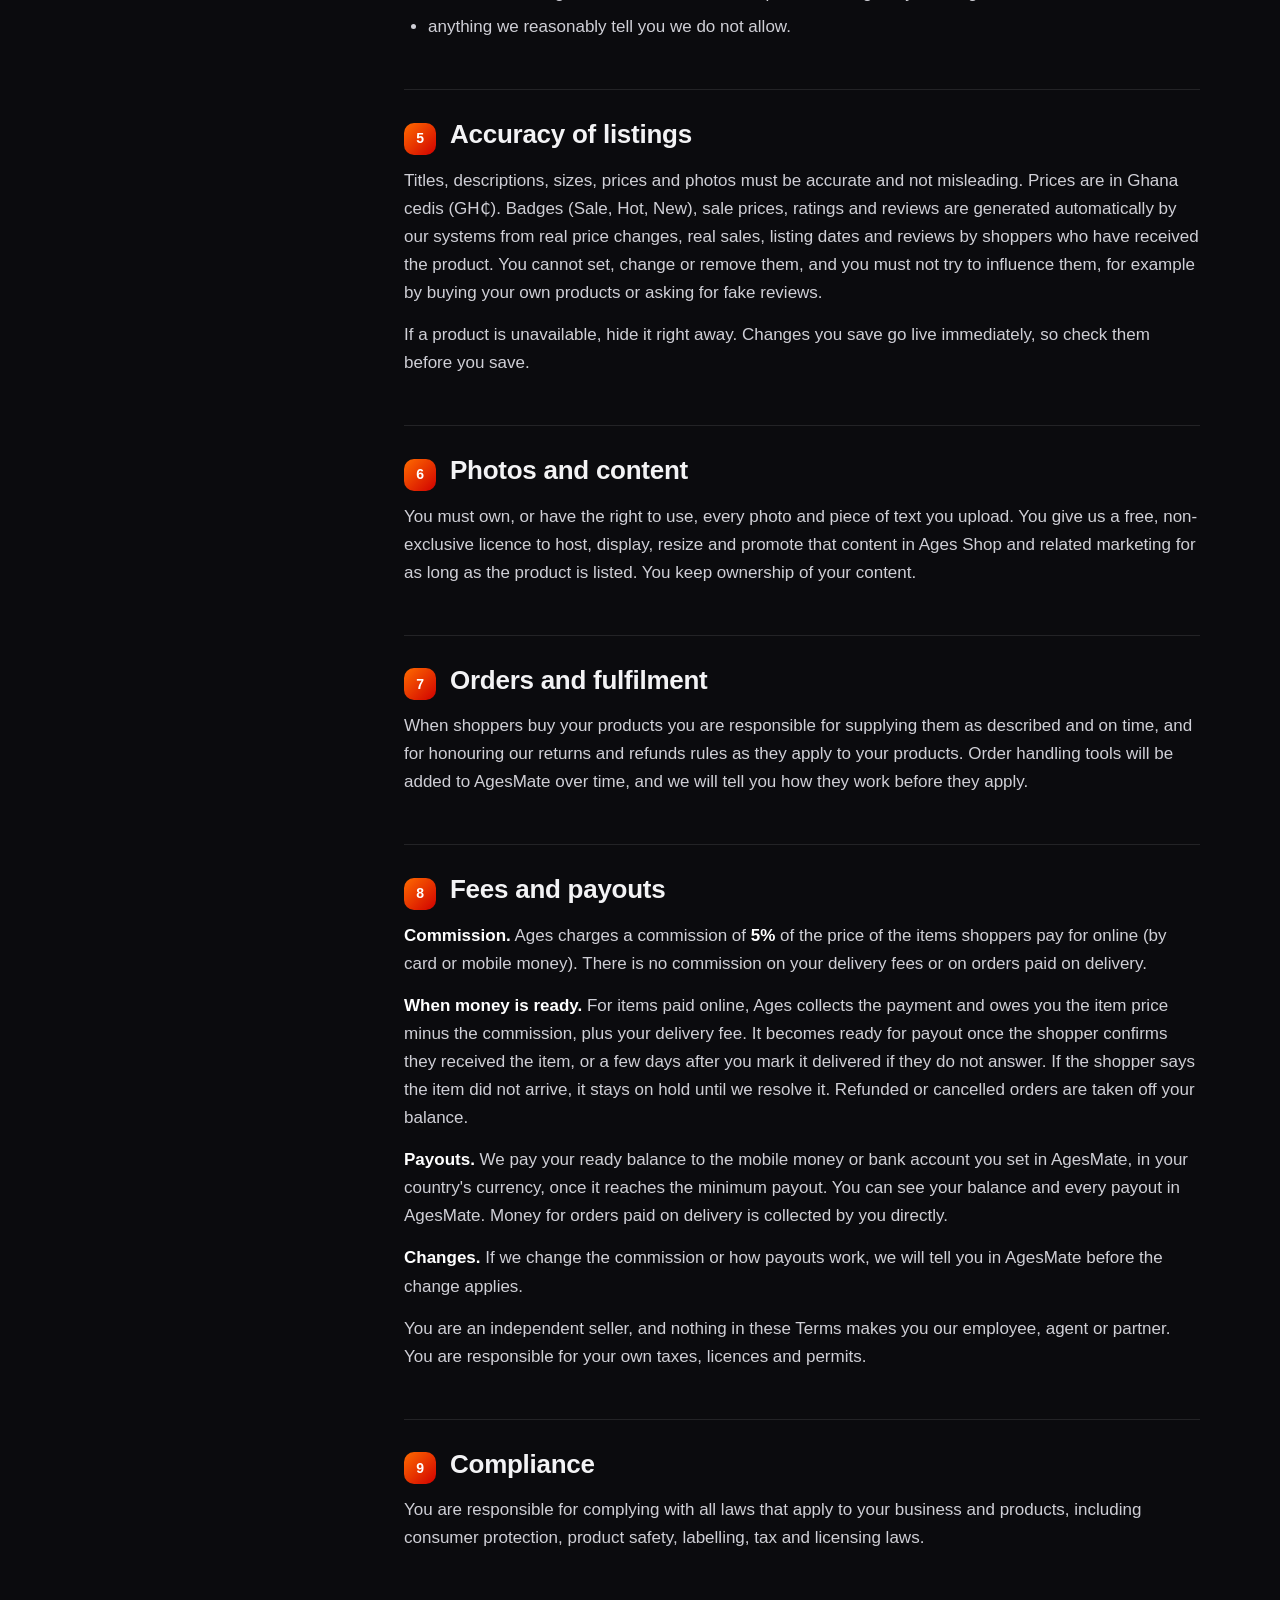
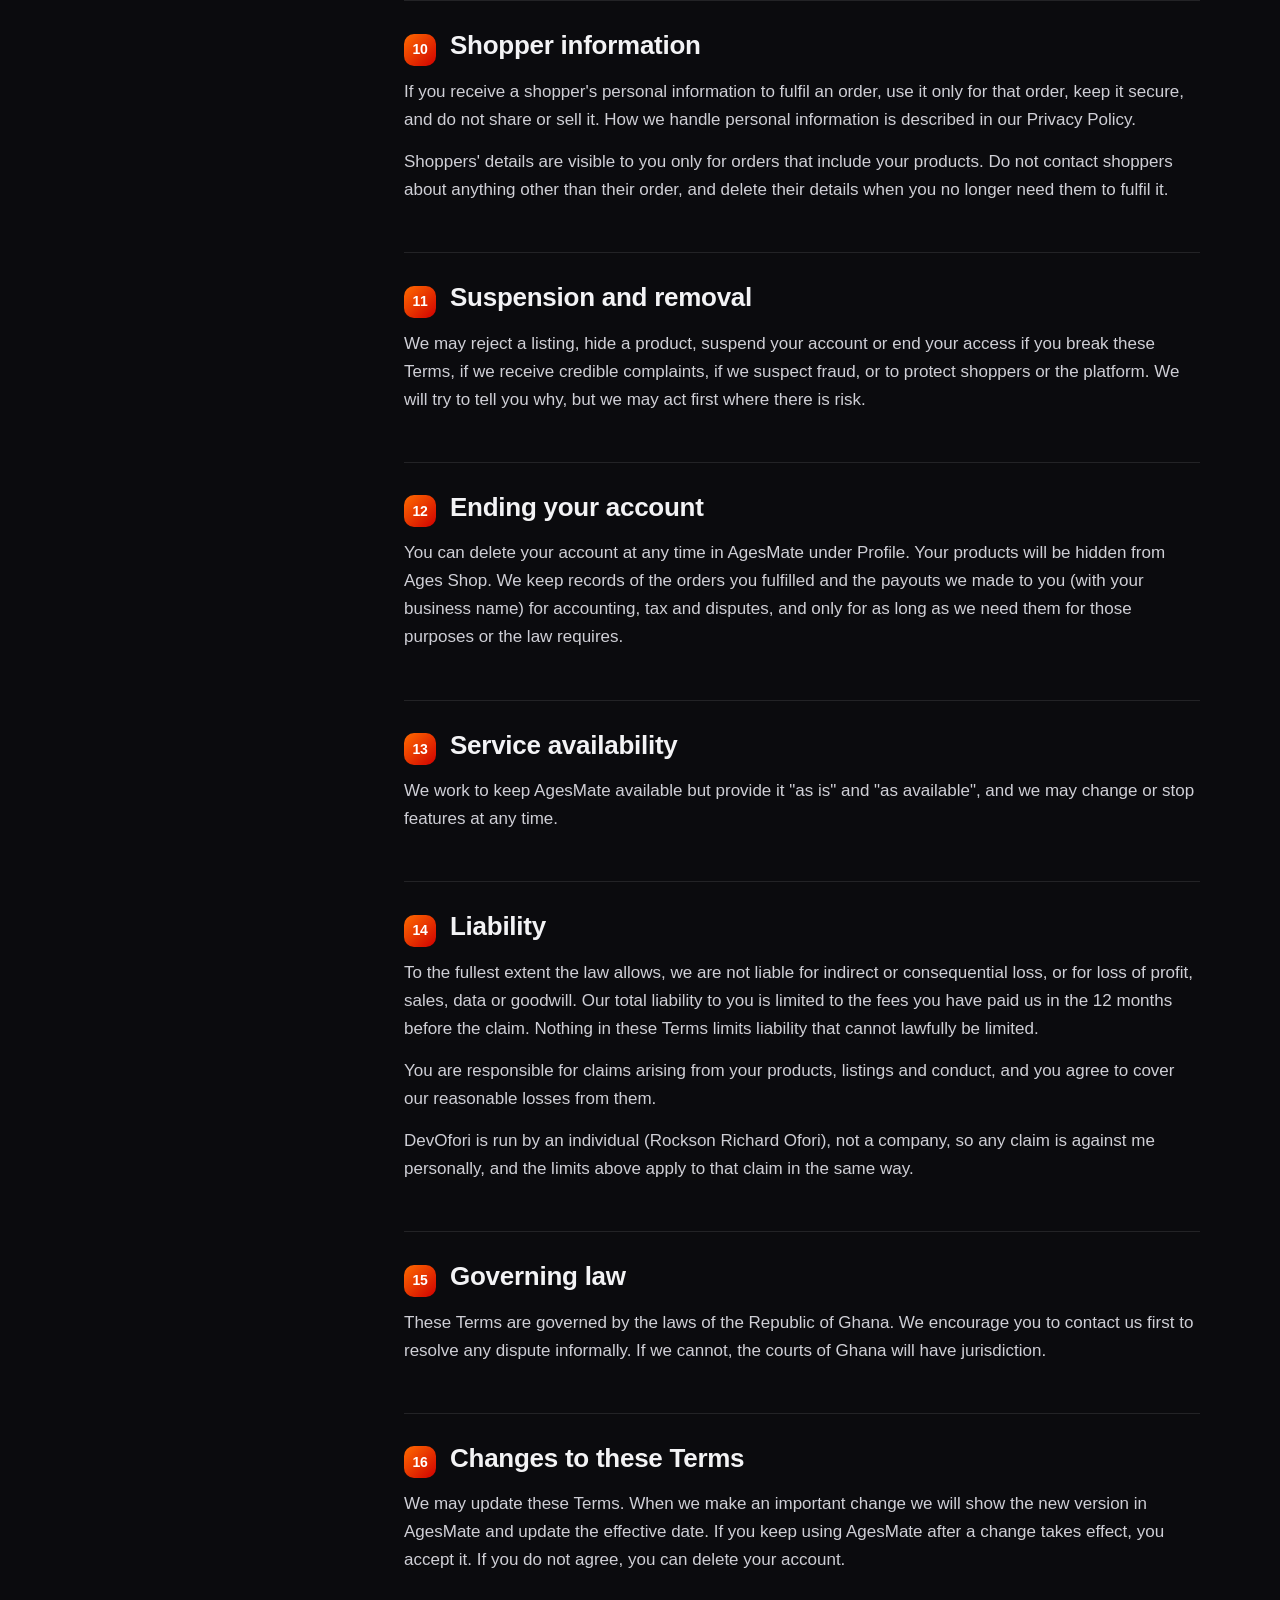
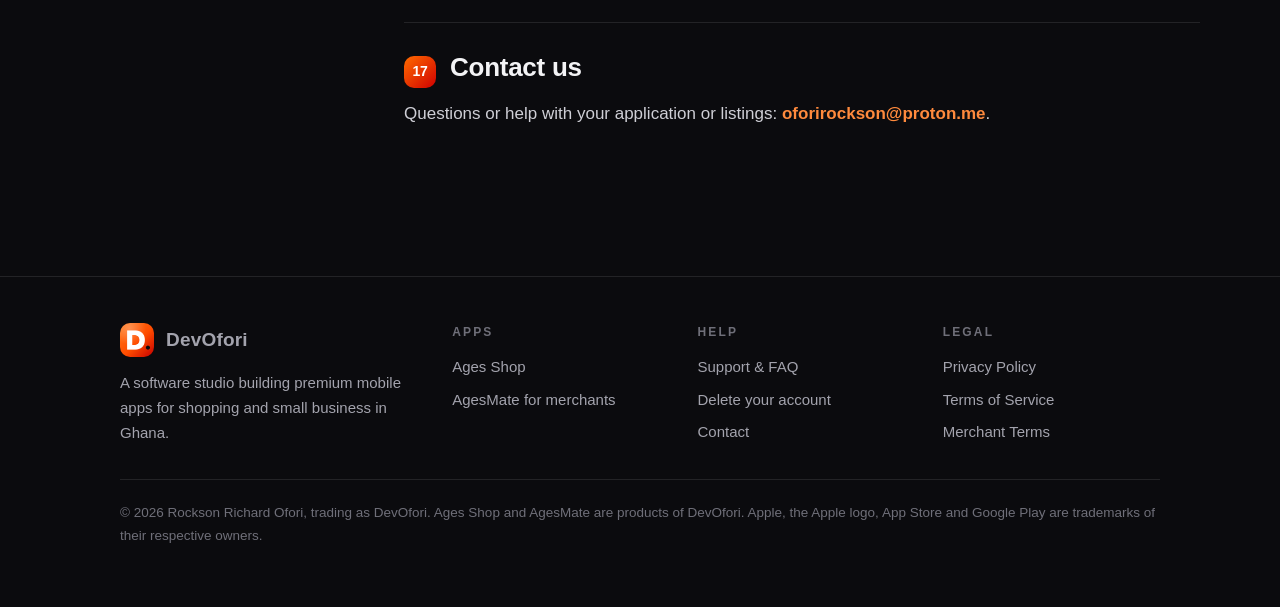
<file: merchant-terms.html>
<!doctype html>
<html lang="en"><head>
<meta charset="utf-8"><meta name="viewport" content="width=device-width,initial-scale=1,viewport-fit=cover">
<title>Merchant Terms · AgesMate · DevOfori</title><meta name="description" content="The Merchant Terms for selling through AgesMate and Ages Shop.">
<link rel="canonical" href="https://devofori.com/merchant-terms.html"><meta name="theme-color" content="#0b0b0e"><meta name="color-scheme" content="dark">
<meta property="og:type" content="website"><meta property="og:site_name" content="DevOfori"><meta property="og:title" content="Merchant Terms · AgesMate · DevOfori">
<meta property="og:description" content="The Merchant Terms for selling through AgesMate and Ages Shop."><meta property="og:url" content="https://devofori.com/merchant-terms.html"><meta property="og:image" content="https://devofori.com/assets/img/og.png">
<meta name="twitter:card" content="summary_large_image">
<link rel="icon" href="/favicon.ico" sizes="48x48"><link rel="icon" type="image/svg+xml" href="/assets/img/favicon.svg"><link rel="icon" type="image/png" sizes="32x32" href="/assets/img/favicon-32.png"><link rel="apple-touch-icon" href="/assets/img/apple-touch-icon.png"><link rel="manifest" href="/site.webmanifest">
<link rel="stylesheet" href="/assets/site.css">
</head><body>
<a class="skip" href="#main">Skip to content</a>
<header class="nav"><div class="wrap">
  <a class="brand" href="/" aria-label="DevOfori home"><img src="/assets/img/devofori-512.png" alt="" width="34" height="34">DevOfori</a>
  <input type="checkbox" id="navtoggle" aria-label="Toggle menu"><label class="burger" for="navtoggle" aria-hidden="true"><span></span></label>
  <ul class="menu"><li><a href="/">Home</a></li><li><a href="/#apps">Apps</a></li><li><a href="/support">Support</a></li><li><a class="cta" href="mailto:oforirockson@proton.me">Get in touch</a></li></ul>
</div></header>
<main id="main"><div class="pagehead"><div class="wrap">
  <span class="eyebrow"><i></i>AgesMate · Legal</span><h1>Merchant Terms</h1>
  <div class="meta"><span>Version 1.7</span><span>Effective 31 October 2026</span><span>DevOfori</span></div></div></div>
<div class="wrap doc"><nav class="toc" aria-label="Contents"><h3>Contents</h3><ol><li><a href="#s1">What AgesMate is</a></li><li><a href="#s2">Applying and approval</a></li><li><a href="#s3">Your account</a></li><li><a href="#s4">What you may list</a></li><li><a href="#s5">Accuracy of listings</a></li><li><a href="#s6">Photos and content</a></li><li><a href="#s7">Orders and fulfilment</a></li><li><a href="#s8">Fees and payouts</a></li><li><a href="#s9">Compliance</a></li><li><a href="#s10">Shopper information</a></li><li><a href="#s11">Suspension and removal</a></li><li><a href="#s12">Ending your account</a></li><li><a href="#s13">Service availability</a></li><li><a href="#s14">Liability</a></li><li><a href="#s15">Governing law</a></li><li><a href="#s16">Changes to these Terms</a></li><li><a href="#s17">Contact us</a></li></ol></nav>
<article class="prose"><p class="intro">These Merchant Terms (&quot;Terms&quot;) are an agreement between you (&quot;Merchant&quot;, &quot;you&quot;) and Rockson Richard Ofori, an individual trading as DevOfori (&quot;DevOfori&quot;, &quot;we&quot;, &quot;us&quot;, &quot;our&quot;), the operator of AgesMate and the Ages Shop app. By submitting an application, or by listing or editing products in AgesMate, you agree to these Terms. If you do not agree, please do not apply.</p><section id="s1"><h2><span>1</span>What AgesMate is</h2><p>AgesMate is the app approved merchants use to list products and keep them up to date in the Ages Shop app. We review every new product, and every change to a product&#x27;s title, description, category, photos, video, details or options, before shoppers see it. We may approve it or ask you to change it, and we tell you which in AgesMate. Changes to price, stock and delivery appear to shoppers straight away.</p><p>AgesMate is for merchants only. Shoppers use the Ages Shop app, which has its own terms.</p></section><section id="s2"><h2><span>2</span>Applying and approval</h2><p>Anyone can create an AgesMate account and apply. You cannot list products until we approve your application. We may approve, reject or ask for more information at our discretion, and we do not have to give a reason.</p><p>You must be at least 18 and able to sell goods lawfully in Ghana. Everything you tell us in your application must be true and kept up to date. If we reject an application you can correct it and apply again.</p><p>The details you apply with (business name, owner name, phone number, city, description and country) form part of this agreement. Once you apply you cannot change them in AgesMate, except to correct an application we sent back to you. To change them later, contact us; we may ask for proof before we make the change, and we will tell you when it is done.</p></section><section id="s3"><h2><span>3</span>Your account</h2><p>Keep your sign-in details secure. You are responsible for everything done through your account and for anyone you allow to use it. Tell us promptly if you suspect unauthorised access.</p></section><section id="s4"><h2><span>4</span>What you may list</h2><p>You may only list products you are legally allowed to sell and that you can supply. You must not list:</p><ul><li>illegal, counterfeit, stolen or unsafe goods;</li><li>weapons, drugs, regulated medicines or anything that needs a licence you do not hold;</li><li>adult content, or goods that are hateful, deceptive or infringe anyone&#x27;s rights;</li><li>anything we reasonably tell you we do not allow.</li></ul></section><section id="s5"><h2><span>5</span>Accuracy of listings</h2><p>Titles, descriptions, sizes, prices and photos must be accurate and not misleading. Prices are in Ghana cedis (GH₵). Badges (Sale, Hot, New), sale prices, ratings and reviews are generated automatically by our systems from real price changes, real sales, listing dates and reviews by shoppers who have received the product. You cannot set, change or remove them, and you must not try to influence them, for example by buying your own products or asking for fake reviews.</p><p>If a product is unavailable, hide it right away. Changes you save go live immediately, so check them before you save.</p></section><section id="s6"><h2><span>6</span>Photos and content</h2><p>You must own, or have the right to use, every photo and piece of text you upload. You give us a free, non-exclusive licence to host, display, resize and promote that content in Ages Shop and related marketing for as long as the product is listed. You keep ownership of your content.</p></section><section id="s7"><h2><span>7</span>Orders and fulfilment</h2><p>When shoppers buy your products you are responsible for supplying them as described and on time, and for honouring our returns and refunds rules as they apply to your products. Order handling tools will be added to AgesMate over time, and we will tell you how they work before they apply.</p></section><section id="s8"><h2><span>8</span>Fees and payouts</h2><p><strong>Commission.</strong> Ages charges a commission of <strong>5%</strong> of the price of the items shoppers pay for online (by card or mobile money). There is no commission on your delivery fees or on orders paid on delivery.</p><p><strong>When money is ready.</strong> For items paid online, Ages collects the payment and owes you the item price minus the commission, plus your delivery fee. It becomes ready for payout once the shopper confirms they received the item, or a few days after you mark it delivered if they do not answer. If the shopper says the item did not arrive, it stays on hold until we resolve it. Refunded or cancelled orders are taken off your balance.</p><p><strong>Payouts.</strong> We pay your ready balance to the mobile money or bank account you set in AgesMate, in your country&#x27;s currency, once it reaches the minimum payout. You can see your balance and every payout in AgesMate. Money for orders paid on delivery is collected by you directly.</p><p><strong>Changes.</strong> If we change the commission or how payouts work, we will tell you in AgesMate before the change applies.</p><p>You are an independent seller, and nothing in these Terms makes you our employee, agent or partner. You are responsible for your own taxes, licences and permits.</p></section><section id="s9"><h2><span>9</span>Compliance</h2><p>You are responsible for complying with all laws that apply to your business and products, including consumer protection, product safety, labelling, tax and licensing laws.</p></section><section id="s10"><h2><span>10</span>Shopper information</h2><p>If you receive a shopper&#x27;s personal information to fulfil an order, use it only for that order, keep it secure, and do not share or sell it. How we handle personal information is described in our Privacy Policy.</p><p>Shoppers&#x27; details are visible to you only for orders that include your products. Do not contact shoppers about anything other than their order, and delete their details when you no longer need them to fulfil it.</p></section><section id="s11"><h2><span>11</span>Suspension and removal</h2><p>We may reject a listing, hide a product, suspend your account or end your access if you break these Terms, if we receive credible complaints, if we suspect fraud, or to protect shoppers or the platform. We will try to tell you why, but we may act first where there is risk.</p></section><section id="s12"><h2><span>12</span>Ending your account</h2><p>You can delete your account at any time in AgesMate under Profile. Your products will be hidden from Ages Shop. We keep records of the orders you fulfilled and the payouts we made to you (with your business name) for accounting, tax and disputes, and only for as long as we need them for those purposes or the law requires.</p></section><section id="s13"><h2><span>13</span>Service availability</h2><p>We work to keep AgesMate available but provide it &quot;as is&quot; and &quot;as available&quot;, and we may change or stop features at any time.</p></section><section id="s14"><h2><span>14</span>Liability</h2><p>To the fullest extent the law allows, we are not liable for indirect or consequential loss, or for loss of profit, sales, data or goodwill. Our total liability to you is limited to the fees you have paid us in the 12 months before the claim. Nothing in these Terms limits liability that cannot lawfully be limited.</p><p>You are responsible for claims arising from your products, listings and conduct, and you agree to cover our reasonable losses from them.</p><p>DevOfori is run by an individual (Rockson Richard Ofori), not a company, so any claim is against me personally, and the limits above apply to that claim in the same way.</p></section><section id="s15"><h2><span>15</span>Governing law</h2><p>These Terms are governed by the laws of the Republic of Ghana. We encourage you to contact us first to resolve any dispute informally. If we cannot, the courts of Ghana will have jurisdiction.</p></section><section id="s16"><h2><span>16</span>Changes to these Terms</h2><p>We may update these Terms. When we make an important change we will show the new version in AgesMate and update the effective date. If you keep using AgesMate after a change takes effect, you accept it. If you do not agree, you can delete your account.</p></section><section id="s17"><h2><span>17</span>Contact us</h2><p>Questions or help with your application or listings: <strong><a href="mailto:oforirockson@proton.me">oforirockson@proton.me</a></strong>.</p></section></article></div></main>
<footer><div class="wrap">
  <div class="fgrid">
    <div><a class="brand" href="/"><img src="/assets/img/devofori-512.png" alt="" width="34" height="34">DevOfori</a>
      <p style="margin-top:14px;max-width:26em">A software studio building premium mobile apps for shopping and small business in Ghana.</p></div>
    <div><h4>Apps</h4><ul><li><a href="/ages-shop">Ages Shop</a></li><li><a href="/agessync">AgesMate for merchants</a></li></ul></div>
    <div><h4>Help</h4><ul><li><a href="/support">Support &amp; FAQ</a></li><li><a href="/delete-account">Delete your account</a></li><li><a href="mailto:oforirockson@proton.me">Contact</a></li></ul></div>
    <div><h4>Legal</h4><ul><li><a href="/privacy">Privacy Policy</a></li><li><a href="/terms">Terms of Service</a></li><li><a href="/merchant-terms">Merchant Terms</a></li></ul></div>
  </div>
  <p class="legal">© 2026 Rockson Richard Ofori, trading as DevOfori. Ages Shop and AgesMate are products of DevOfori. Apple, the Apple logo, App Store and Google Play are trademarks of their respective owners.</p>
</div></footer></body></html>
</file>
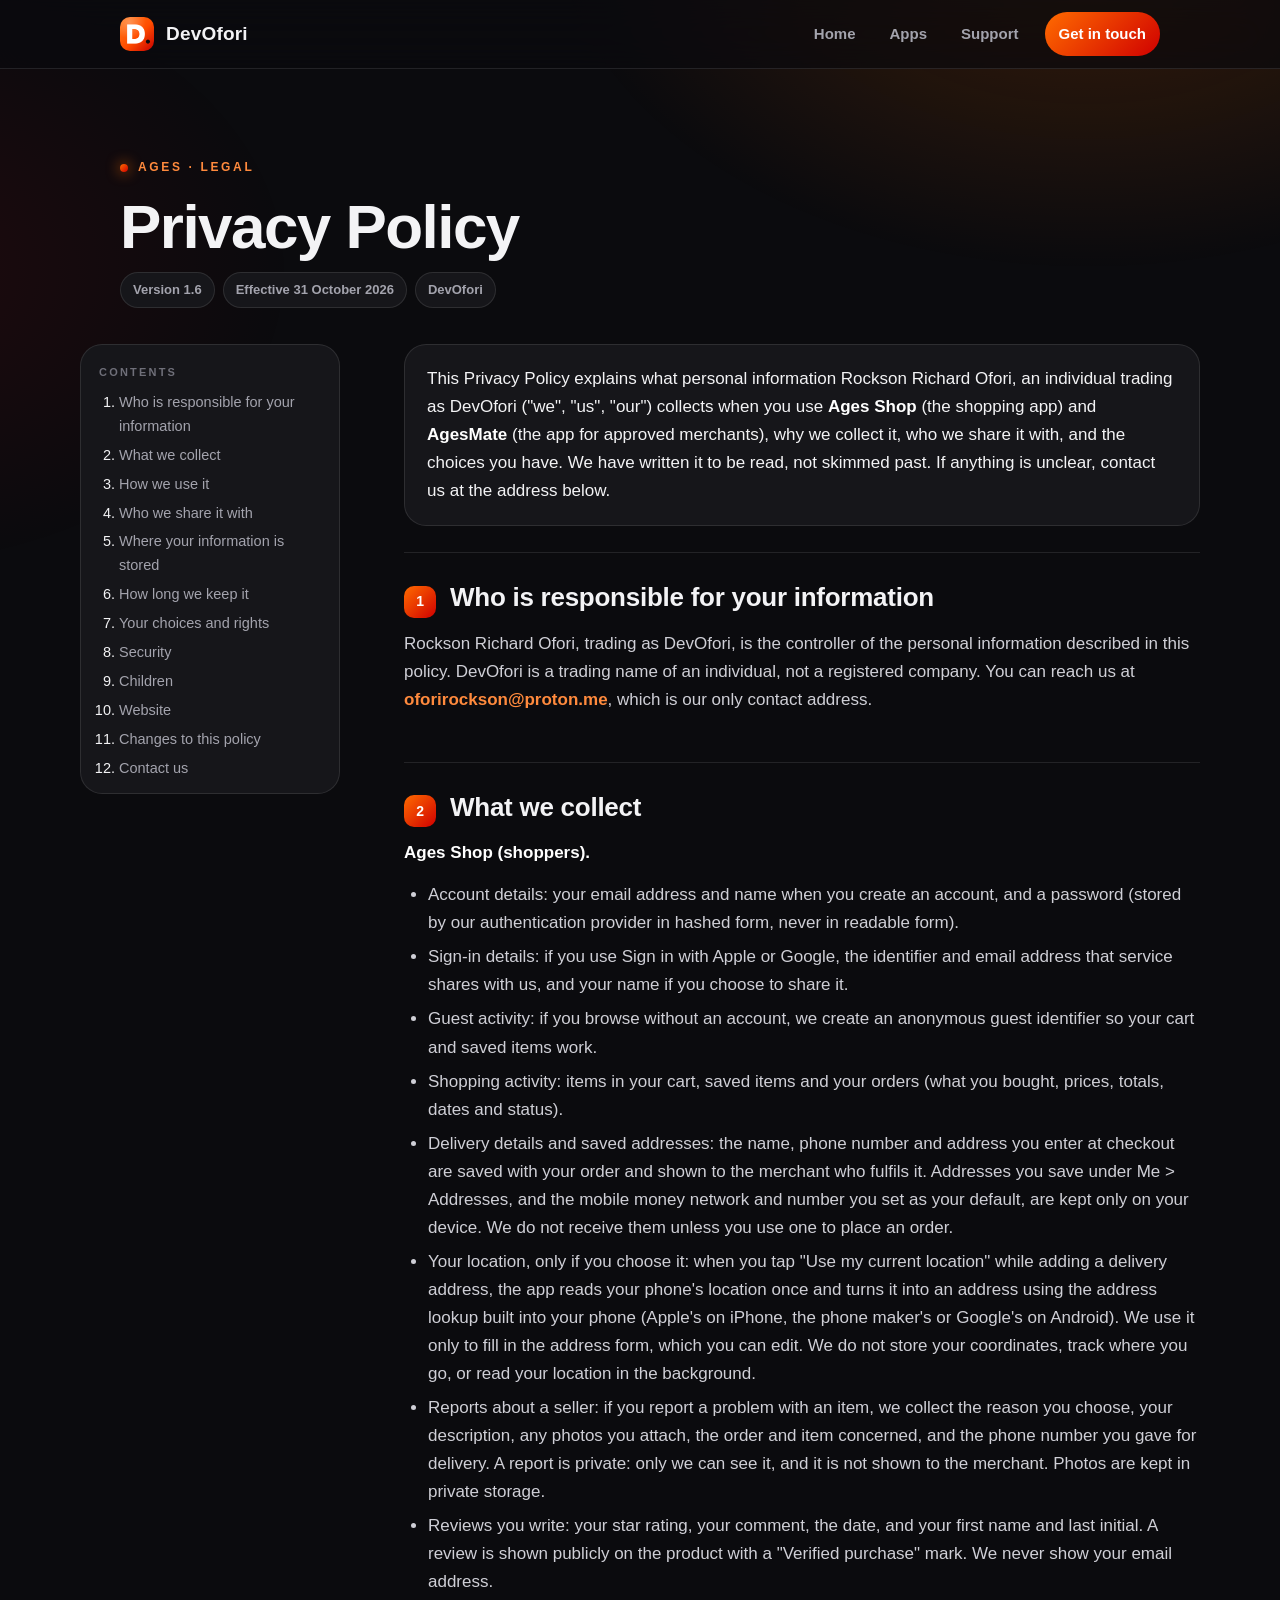
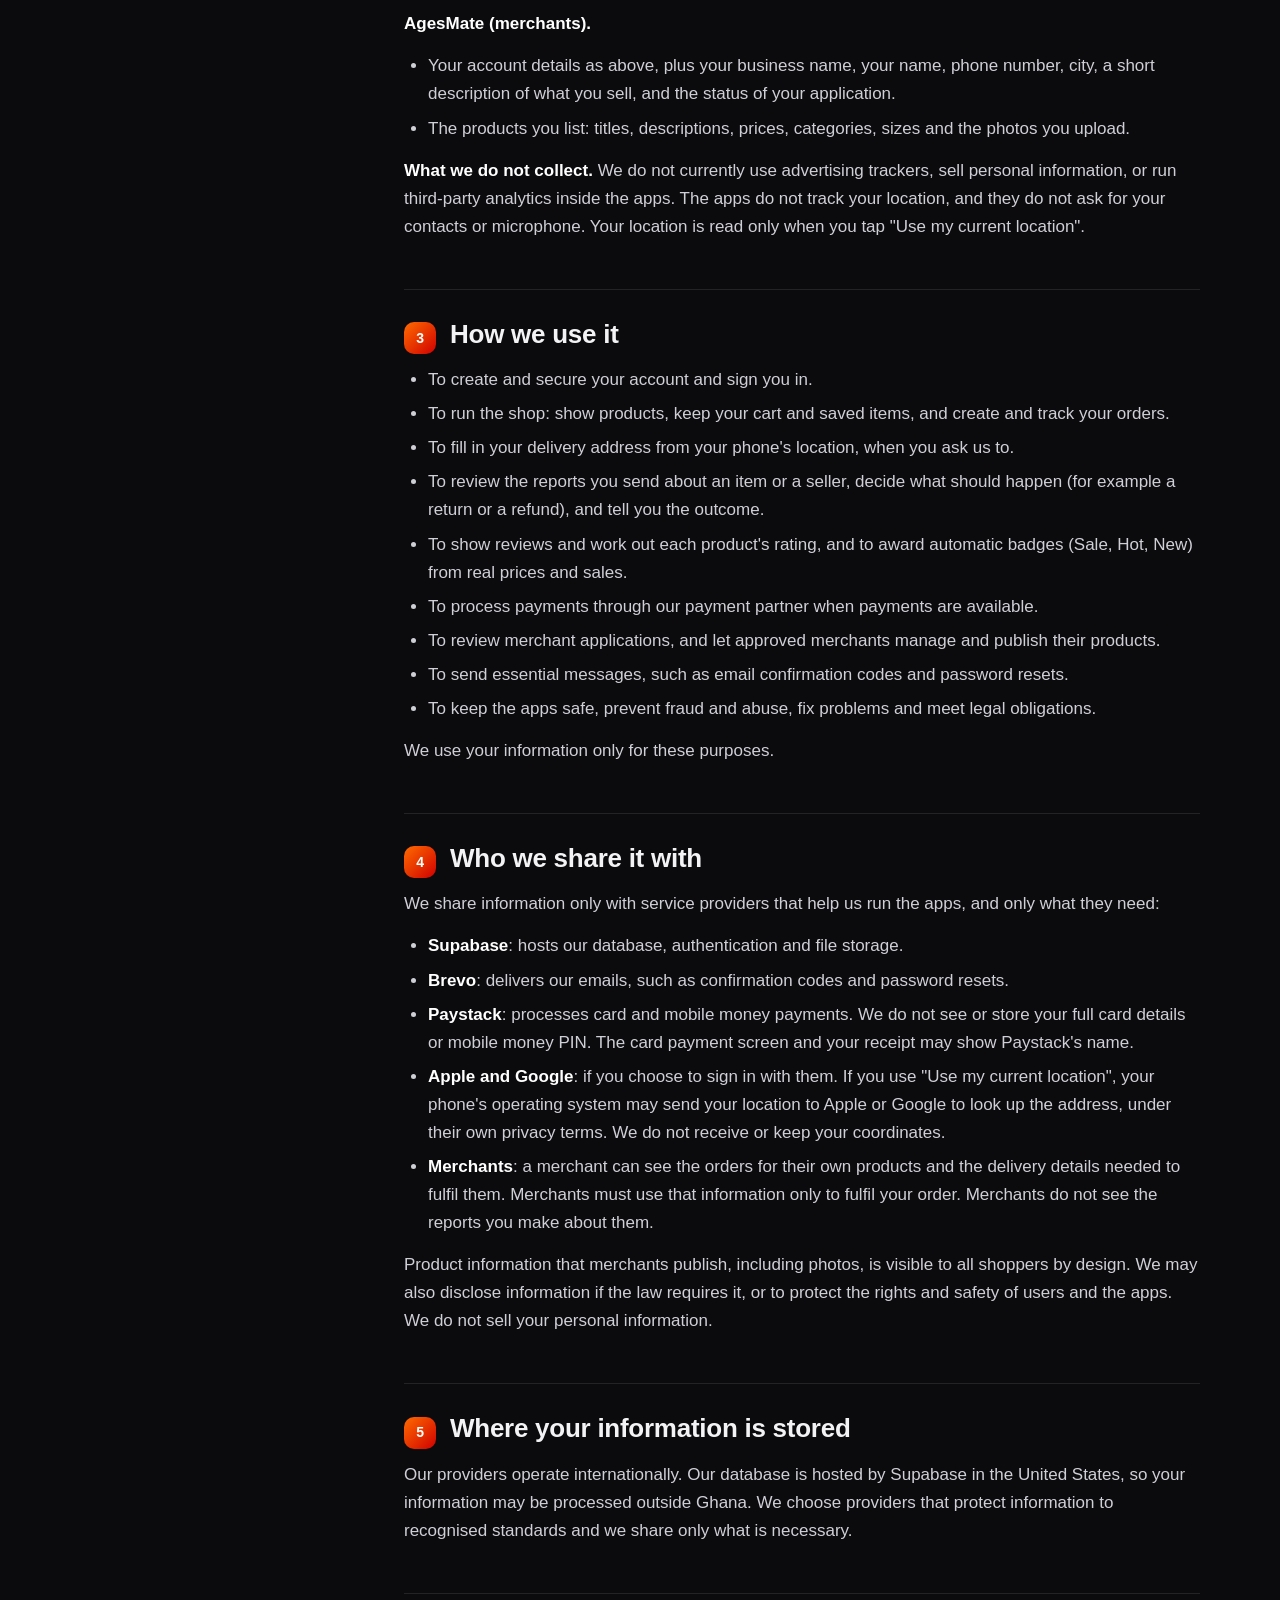
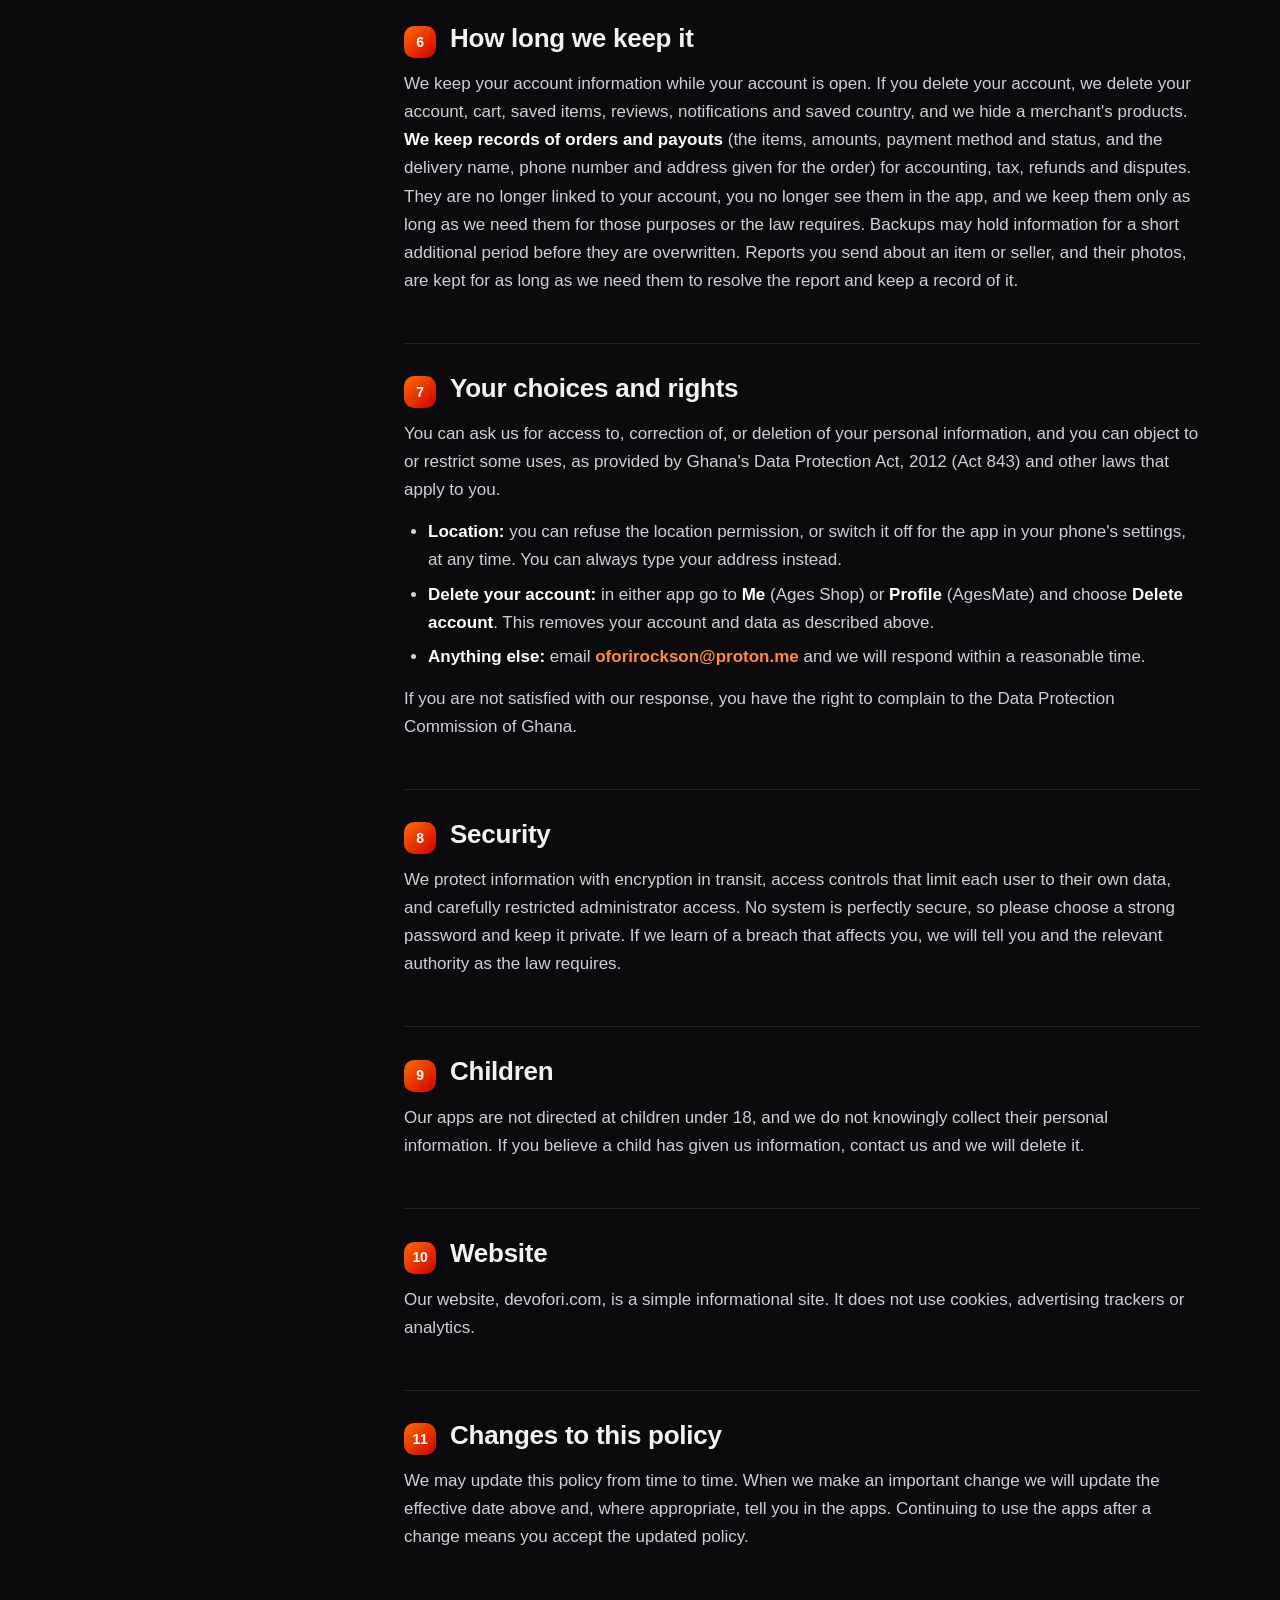
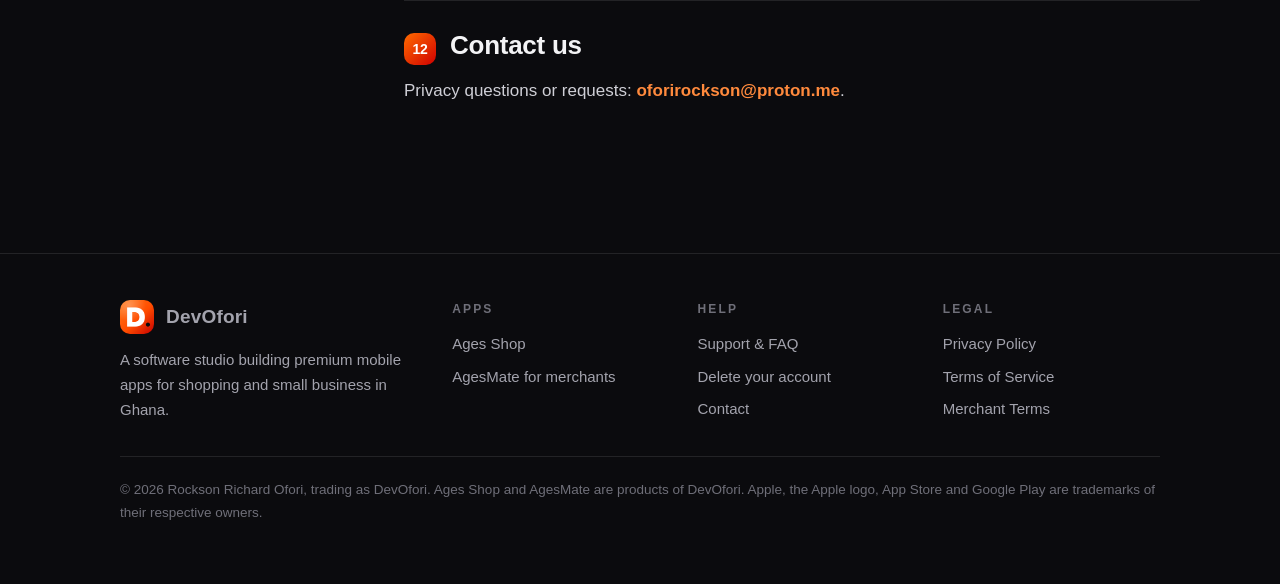
<file: privacy.html>
<!doctype html>
<html lang="en"><head>
<meta charset="utf-8"><meta name="viewport" content="width=device-width,initial-scale=1,viewport-fit=cover">
<title>Privacy Policy · Ages · DevOfori</title><meta name="description" content="How DevOfori collects, uses and protects personal information in Ages Shop and AgesMate.">
<link rel="canonical" href="https://devofori.com/privacy.html"><meta name="theme-color" content="#0b0b0e"><meta name="color-scheme" content="dark">
<meta property="og:type" content="website"><meta property="og:site_name" content="DevOfori"><meta property="og:title" content="Privacy Policy · Ages · DevOfori">
<meta property="og:description" content="How DevOfori collects, uses and protects personal information in Ages Shop and AgesMate."><meta property="og:url" content="https://devofori.com/privacy.html"><meta property="og:image" content="https://devofori.com/assets/img/og.png">
<meta name="twitter:card" content="summary_large_image">
<link rel="icon" href="/favicon.ico" sizes="48x48"><link rel="icon" type="image/svg+xml" href="/assets/img/favicon.svg"><link rel="icon" type="image/png" sizes="32x32" href="/assets/img/favicon-32.png"><link rel="apple-touch-icon" href="/assets/img/apple-touch-icon.png"><link rel="manifest" href="/site.webmanifest">
<link rel="stylesheet" href="/assets/site.css">
</head><body>
<a class="skip" href="#main">Skip to content</a>
<header class="nav"><div class="wrap">
  <a class="brand" href="/" aria-label="DevOfori home"><img src="/assets/img/devofori-512.png" alt="" width="34" height="34">DevOfori</a>
  <input type="checkbox" id="navtoggle" aria-label="Toggle menu"><label class="burger" for="navtoggle" aria-hidden="true"><span></span></label>
  <ul class="menu"><li><a href="/">Home</a></li><li><a href="/#apps">Apps</a></li><li><a href="/support">Support</a></li><li><a class="cta" href="mailto:oforirockson@proton.me">Get in touch</a></li></ul>
</div></header>
<main id="main"><div class="pagehead"><div class="wrap">
  <span class="eyebrow"><i></i>Ages · Legal</span><h1>Privacy Policy</h1>
  <div class="meta"><span>Version 1.6</span><span>Effective 31 October 2026</span><span>DevOfori</span></div></div></div>
<div class="wrap doc"><nav class="toc" aria-label="Contents"><h3>Contents</h3><ol><li><a href="#s1">Who is responsible for your information</a></li><li><a href="#s2">What we collect</a></li><li><a href="#s3">How we use it</a></li><li><a href="#s4">Who we share it with</a></li><li><a href="#s5">Where your information is stored</a></li><li><a href="#s6">How long we keep it</a></li><li><a href="#s7">Your choices and rights</a></li><li><a href="#s8">Security</a></li><li><a href="#s9">Children</a></li><li><a href="#s10">Website</a></li><li><a href="#s11">Changes to this policy</a></li><li><a href="#s12">Contact us</a></li></ol></nav>
<article class="prose"><p class="intro">This Privacy Policy explains what personal information Rockson Richard Ofori, an individual trading as DevOfori (&quot;we&quot;, &quot;us&quot;, &quot;our&quot;) collects when you use <strong>Ages Shop</strong> (the shopping app) and <strong>AgesMate</strong> (the app for approved merchants), why we collect it, who we share it with, and the choices you have. We have written it to be read, not skimmed past. If anything is unclear, contact us at the address below.</p><section id="s1"><h2><span>1</span>Who is responsible for your information</h2><p>Rockson Richard Ofori, trading as DevOfori, is the controller of the personal information described in this policy. DevOfori is a trading name of an individual, not a registered company. You can reach us at <strong><a href="mailto:oforirockson@proton.me">oforirockson@proton.me</a></strong>, which is our only contact address.</p></section><section id="s2"><h2><span>2</span>What we collect</h2><p><strong>Ages Shop (shoppers).</strong></p><ul><li>Account details: your email address and name when you create an account, and a password (stored by our authentication provider in hashed form, never in readable form).</li><li>Sign-in details: if you use Sign in with Apple or Google, the identifier and email address that service shares with us, and your name if you choose to share it.</li><li>Guest activity: if you browse without an account, we create an anonymous guest identifier so your cart and saved items work.</li><li>Shopping activity: items in your cart, saved items and your orders (what you bought, prices, totals, dates and status).</li><li>Delivery details and saved addresses: the name, phone number and address you enter at checkout are saved with your order and shown to the merchant who fulfils it. Addresses you save under Me &gt; Addresses, and the mobile money network and number you set as your default, are kept only on your device. We do not receive them unless you use one to place an order.</li><li>Your location, only if you choose it: when you tap &quot;Use my current location&quot; while adding a delivery address, the app reads your phone&#x27;s location once and turns it into an address using the address lookup built into your phone (Apple&#x27;s on iPhone, the phone maker&#x27;s or Google&#x27;s on Android). We use it only to fill in the address form, which you can edit. We do not store your coordinates, track where you go, or read your location in the background.</li><li>Reports about a seller: if you report a problem with an item, we collect the reason you choose, your description, any photos you attach, the order and item concerned, and the phone number you gave for delivery. A report is private: only we can see it, and it is not shown to the merchant. Photos are kept in private storage.</li><li>Reviews you write: your star rating, your comment, the date, and your first name and last initial. A review is shown publicly on the product with a &quot;Verified purchase&quot; mark. We never show your email address.</li></ul><p><strong>AgesMate (merchants).</strong></p><ul><li>Your account details as above, plus your business name, your name, phone number, city, a short description of what you sell, and the status of your application.</li><li>The products you list: titles, descriptions, prices, categories, sizes and the photos you upload.</li></ul><p><strong>What we do not collect.</strong> We do not currently use advertising trackers, sell personal information, or run third-party analytics inside the apps. The apps do not track your location, and they do not ask for your contacts or microphone. Your location is read only when you tap &quot;Use my current location&quot;.</p></section><section id="s3"><h2><span>3</span>How we use it</h2><ul><li>To create and secure your account and sign you in.</li><li>To run the shop: show products, keep your cart and saved items, and create and track your orders.</li><li>To fill in your delivery address from your phone&#x27;s location, when you ask us to.</li><li>To review the reports you send about an item or a seller, decide what should happen (for example a return or a refund), and tell you the outcome.</li><li>To show reviews and work out each product&#x27;s rating, and to award automatic badges (Sale, Hot, New) from real prices and sales.</li><li>To process payments through our payment partner when payments are available.</li><li>To review merchant applications, and let approved merchants manage and publish their products.</li><li>To send essential messages, such as email confirmation codes and password resets.</li><li>To keep the apps safe, prevent fraud and abuse, fix problems and meet legal obligations.</li></ul><p>We use your information only for these purposes.</p></section><section id="s4"><h2><span>4</span>Who we share it with</h2><p>We share information only with service providers that help us run the apps, and only what they need:</p><ul><li><strong>Supabase</strong>: hosts our database, authentication and file storage.</li><li><strong>Brevo</strong>: delivers our emails, such as confirmation codes and password resets.</li><li><strong>Paystack</strong>: processes card and mobile money payments. We do not see or store your full card details or mobile money PIN. The card payment screen and your receipt may show Paystack&#x27;s name.</li><li><strong>Apple and Google</strong>: if you choose to sign in with them. If you use &quot;Use my current location&quot;, your phone&#x27;s operating system may send your location to Apple or Google to look up the address, under their own privacy terms. We do not receive or keep your coordinates.</li><li><strong>Merchants</strong>: a merchant can see the orders for their own products and the delivery details needed to fulfil them. Merchants must use that information only to fulfil your order. Merchants do not see the reports you make about them.</li></ul><p>Product information that merchants publish, including photos, is visible to all shoppers by design. We may also disclose information if the law requires it, or to protect the rights and safety of users and the apps. We do not sell your personal information.</p></section><section id="s5"><h2><span>5</span>Where your information is stored</h2><p>Our providers operate internationally. Our database is hosted by Supabase in the United States, so your information may be processed outside Ghana. We choose providers that protect information to recognised standards and we share only what is necessary.</p></section><section id="s6"><h2><span>6</span>How long we keep it</h2><p>We keep your account information while your account is open. If you delete your account, we delete your account, cart, saved items, reviews, notifications and saved country, and we hide a merchant&#x27;s products. <strong>We keep records of orders and payouts</strong> (the items, amounts, payment method and status, and the delivery name, phone number and address given for the order) for accounting, tax, refunds and disputes. They are no longer linked to your account, you no longer see them in the app, and we keep them only as long as we need them for those purposes or the law requires. Backups may hold information for a short additional period before they are overwritten. Reports you send about an item or seller, and their photos, are kept for as long as we need them to resolve the report and keep a record of it.</p></section><section id="s7"><h2><span>7</span>Your choices and rights</h2><p>You can ask us for access to, correction of, or deletion of your personal information, and you can object to or restrict some uses, as provided by Ghana&#x27;s Data Protection Act, 2012 (Act 843) and other laws that apply to you.</p><ul><li><strong>Location:</strong> you can refuse the location permission, or switch it off for the app in your phone&#x27;s settings, at any time. You can always type your address instead.</li><li><strong>Delete your account:</strong> in either app go to <strong>Me</strong> (Ages Shop) or <strong>Profile</strong> (AgesMate) and choose <strong>Delete account</strong>. This removes your account and data as described above.</li><li><strong>Anything else:</strong> email <strong><a href="mailto:oforirockson@proton.me">oforirockson@proton.me</a></strong> and we will respond within a reasonable time.</li></ul><p>If you are not satisfied with our response, you have the right to complain to the Data Protection Commission of Ghana.</p></section><section id="s8"><h2><span>8</span>Security</h2><p>We protect information with encryption in transit, access controls that limit each user to their own data, and carefully restricted administrator access. No system is perfectly secure, so please choose a strong password and keep it private. If we learn of a breach that affects you, we will tell you and the relevant authority as the law requires.</p></section><section id="s9"><h2><span>9</span>Children</h2><p>Our apps are not directed at children under 18, and we do not knowingly collect their personal information. If you believe a child has given us information, contact us and we will delete it.</p></section><section id="s10"><h2><span>10</span>Website</h2><p>Our website, devofori.com, is a simple informational site. It does not use cookies, advertising trackers or analytics.</p></section><section id="s11"><h2><span>11</span>Changes to this policy</h2><p>We may update this policy from time to time. When we make an important change we will update the effective date above and, where appropriate, tell you in the apps. Continuing to use the apps after a change means you accept the updated policy.</p></section><section id="s12"><h2><span>12</span>Contact us</h2><p>Privacy questions or requests: <strong><a href="mailto:oforirockson@proton.me">oforirockson@proton.me</a></strong>.</p></section></article></div></main>
<footer><div class="wrap">
  <div class="fgrid">
    <div><a class="brand" href="/"><img src="/assets/img/devofori-512.png" alt="" width="34" height="34">DevOfori</a>
      <p style="margin-top:14px;max-width:26em">A software studio building premium mobile apps for shopping and small business in Ghana.</p></div>
    <div><h4>Apps</h4><ul><li><a href="/ages-shop">Ages Shop</a></li><li><a href="/agessync">AgesMate for merchants</a></li></ul></div>
    <div><h4>Help</h4><ul><li><a href="/support">Support &amp; FAQ</a></li><li><a href="/delete-account">Delete your account</a></li><li><a href="mailto:oforirockson@proton.me">Contact</a></li></ul></div>
    <div><h4>Legal</h4><ul><li><a href="/privacy">Privacy Policy</a></li><li><a href="/terms">Terms of Service</a></li><li><a href="/merchant-terms">Merchant Terms</a></li></ul></div>
  </div>
  <p class="legal">© 2026 Rockson Richard Ofori, trading as DevOfori. Ages Shop and AgesMate are products of DevOfori. Apple, the Apple logo, App Store and Google Play are trademarks of their respective owners.</p>
</div></footer></body></html>
</file>
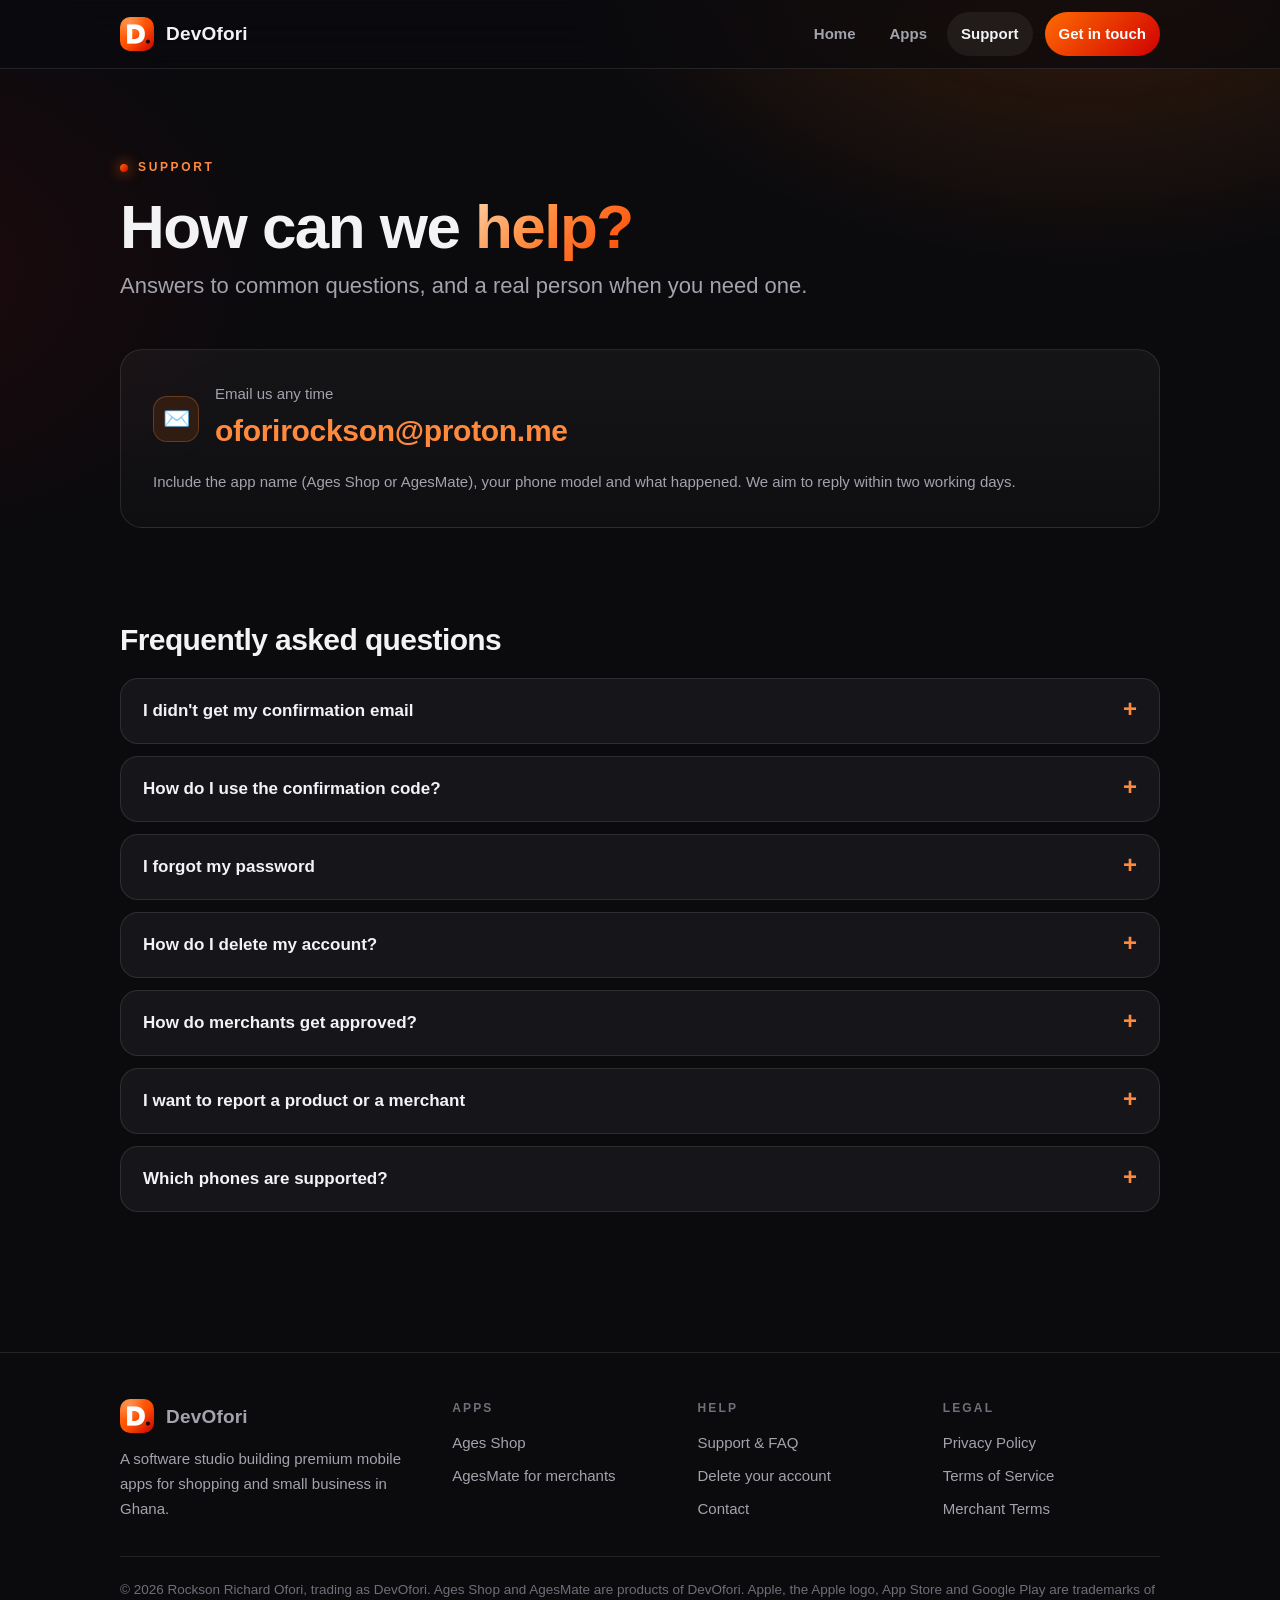
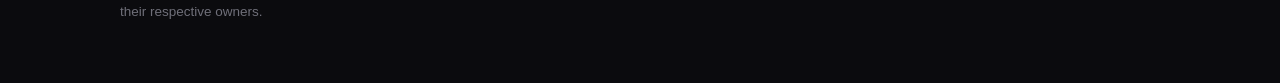
<file: support.html>
<!doctype html>
<html lang="en"><head>
<meta charset="utf-8"><meta name="viewport" content="width=device-width,initial-scale=1,viewport-fit=cover">
<title>Support &amp; FAQ · DevOfori</title><meta name="description" content="Get help with Ages Shop and AgesMate: confirmation codes, passwords, deleting your account, merchant approval and reporting problems.">
<link rel="canonical" href="https://devofori.com/support.html"><meta name="theme-color" content="#0b0b0e"><meta name="color-scheme" content="dark">
<meta property="og:type" content="website"><meta property="og:site_name" content="DevOfori"><meta property="og:title" content="Support &amp; FAQ · DevOfori">
<meta property="og:description" content="Get help with Ages Shop and AgesMate: confirmation codes, passwords, deleting your account, merchant approval and reporting problems."><meta property="og:url" content="https://devofori.com/support.html"><meta property="og:image" content="https://devofori.com/assets/img/og.png">
<meta name="twitter:card" content="summary_large_image">
<link rel="icon" href="/favicon.ico" sizes="48x48"><link rel="icon" type="image/svg+xml" href="/assets/img/favicon.svg"><link rel="icon" type="image/png" sizes="32x32" href="/assets/img/favicon-32.png"><link rel="apple-touch-icon" href="/assets/img/apple-touch-icon.png"><link rel="manifest" href="/site.webmanifest">
<link rel="stylesheet" href="/assets/site.css">
</head><body>
<a class="skip" href="#main">Skip to content</a>
<header class="nav"><div class="wrap">
  <a class="brand" href="/" aria-label="DevOfori home"><img src="/assets/img/devofori-512.png" alt="" width="34" height="34">DevOfori</a>
  <input type="checkbox" id="navtoggle" aria-label="Toggle menu"><label class="burger" for="navtoggle" aria-hidden="true"><span></span></label>
  <ul class="menu"><li><a href="/">Home</a></li><li><a href="/#apps">Apps</a></li><li><a href="/support" aria-current="page">Support</a></li><li><a class="cta" href="mailto:oforirockson@proton.me">Get in touch</a></li></ul>
</div></header>
<main id="main">
<div class="pagehead"><div class="wrap"><span class="eyebrow"><i></i>Support</span><h1>How can we <span class="grad">help?</span></h1>
  <p class="lead">Answers to common questions, and a real person when you need one.</p></div></div>
<section style="padding-top:36px"><div class="wrap"><div class="card"><div class="contact">
  <div class="ico">✉️</div><div><div style="color:var(--muted);font-size:15px">Email us any time</div><a class="mail" href="mailto:oforirockson@proton.me">oforirockson@proton.me</a></div></div>
  <p style="margin-top:14px;color:var(--muted);font-size:15px">Include the app name (Ages Shop or AgesMate), your phone model and what happened. We aim to reply within two working days.</p></div></div></section>
<section style="padding-top:8px"><div class="wrap faq"><h2 style="font-size:30px">Frequently asked questions</h2><div style="margin-top:22px"><details><summary>I didn't get my confirmation email</summary><p>It usually arrives within a minute. Check your spam or junk folder for a message from <strong>Ages</strong> (no-reply@devofori.com). If it still isn't there, tap <strong>Resend email</strong> in the app. Make sure you typed your email address correctly.</p></details><details><summary>How do I use the confirmation code?</summary><p>Type the 6-digit code from the email into the app and tap <strong>Verify code</strong>. The code expires after an hour. You can also tap the button in the email: it confirms your address in your browser, and the app then updates by itself.</p></details><details><summary>I forgot my password</summary><p>On the sign-in screen tap <strong>Forgot password?</strong>, enter your email, then enter the code we send you and choose a new password.</p></details><details><summary>How do I delete my account?</summary><p>You can do it yourself in the app. See <a href="/delete-account">Delete your account</a> for the exact steps, or email <a href="mailto:oforirockson@proton.me">oforirockson@proton.me</a> and we will do it for you.</p></details><details><summary>How do merchants get approved?</summary><p>Create an account in AgesMate and submit your business details. We review each application and may contact you using the phone number you gave. You will see your status in the app, and it updates as soon as you are approved.</p></details><details><summary>I want to report a product or a merchant</summary><p>Email <a href="mailto:oforirockson@proton.me">oforirockson@proton.me</a> with the product name, what is wrong and a screenshot if you can. We review reports promptly and can hide listings or suspend merchants.</p></details><details><summary>Which phones are supported?</summary><p>Ages Shop and AgesMate need iOS 18 or later on iPhone. Both apps also have an Android version, which needs Android 8.0 or later.</p></details></div></div></section></main>
<footer><div class="wrap">
  <div class="fgrid">
    <div><a class="brand" href="/"><img src="/assets/img/devofori-512.png" alt="" width="34" height="34">DevOfori</a>
      <p style="margin-top:14px;max-width:26em">A software studio building premium mobile apps for shopping and small business in Ghana.</p></div>
    <div><h4>Apps</h4><ul><li><a href="/ages-shop">Ages Shop</a></li><li><a href="/agessync">AgesMate for merchants</a></li></ul></div>
    <div><h4>Help</h4><ul><li><a href="/support">Support &amp; FAQ</a></li><li><a href="/delete-account">Delete your account</a></li><li><a href="mailto:oforirockson@proton.me">Contact</a></li></ul></div>
    <div><h4>Legal</h4><ul><li><a href="/privacy">Privacy Policy</a></li><li><a href="/terms">Terms of Service</a></li><li><a href="/merchant-terms">Merchant Terms</a></li></ul></div>
  </div>
  <p class="legal">© 2026 Rockson Richard Ofori, trading as DevOfori. Ages Shop and AgesMate are products of DevOfori. Apple, the Apple logo, App Store and Google Play are trademarks of their respective owners.</p>
</div></footer></body></html>
</file>
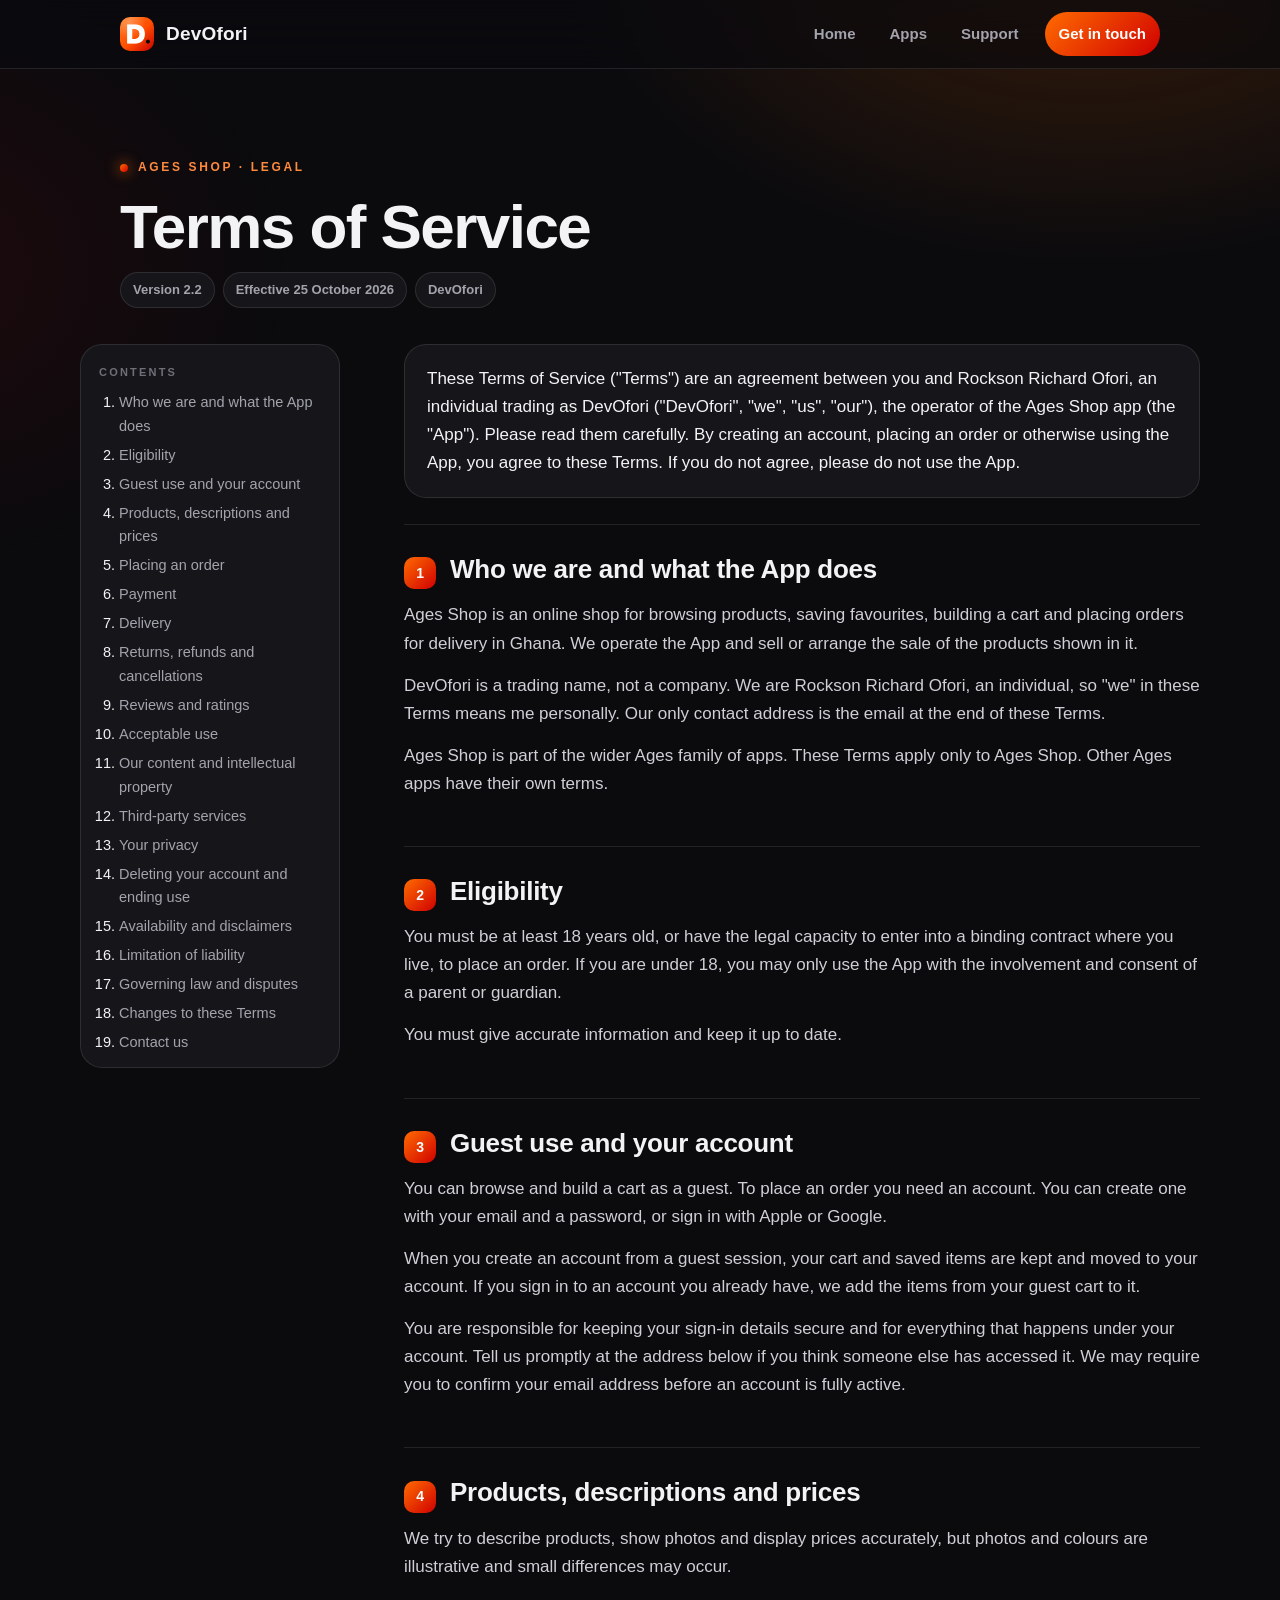
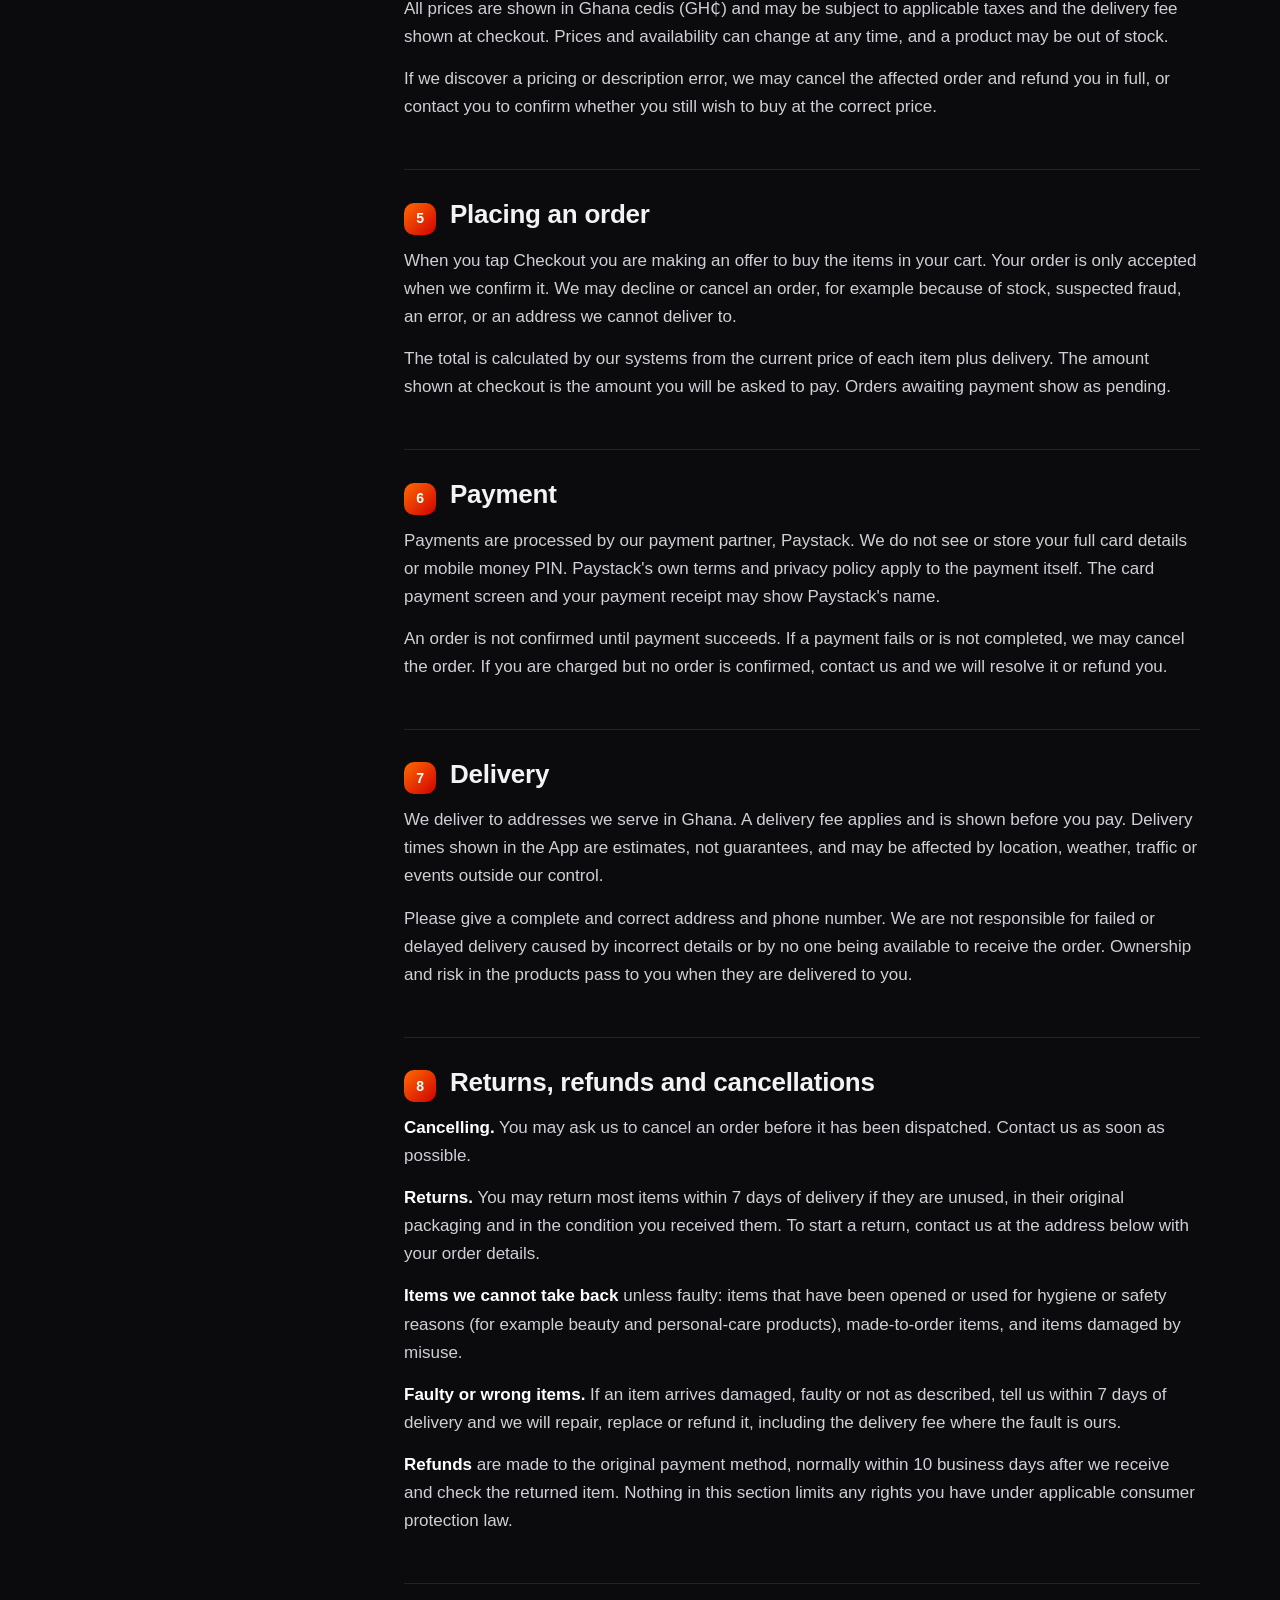
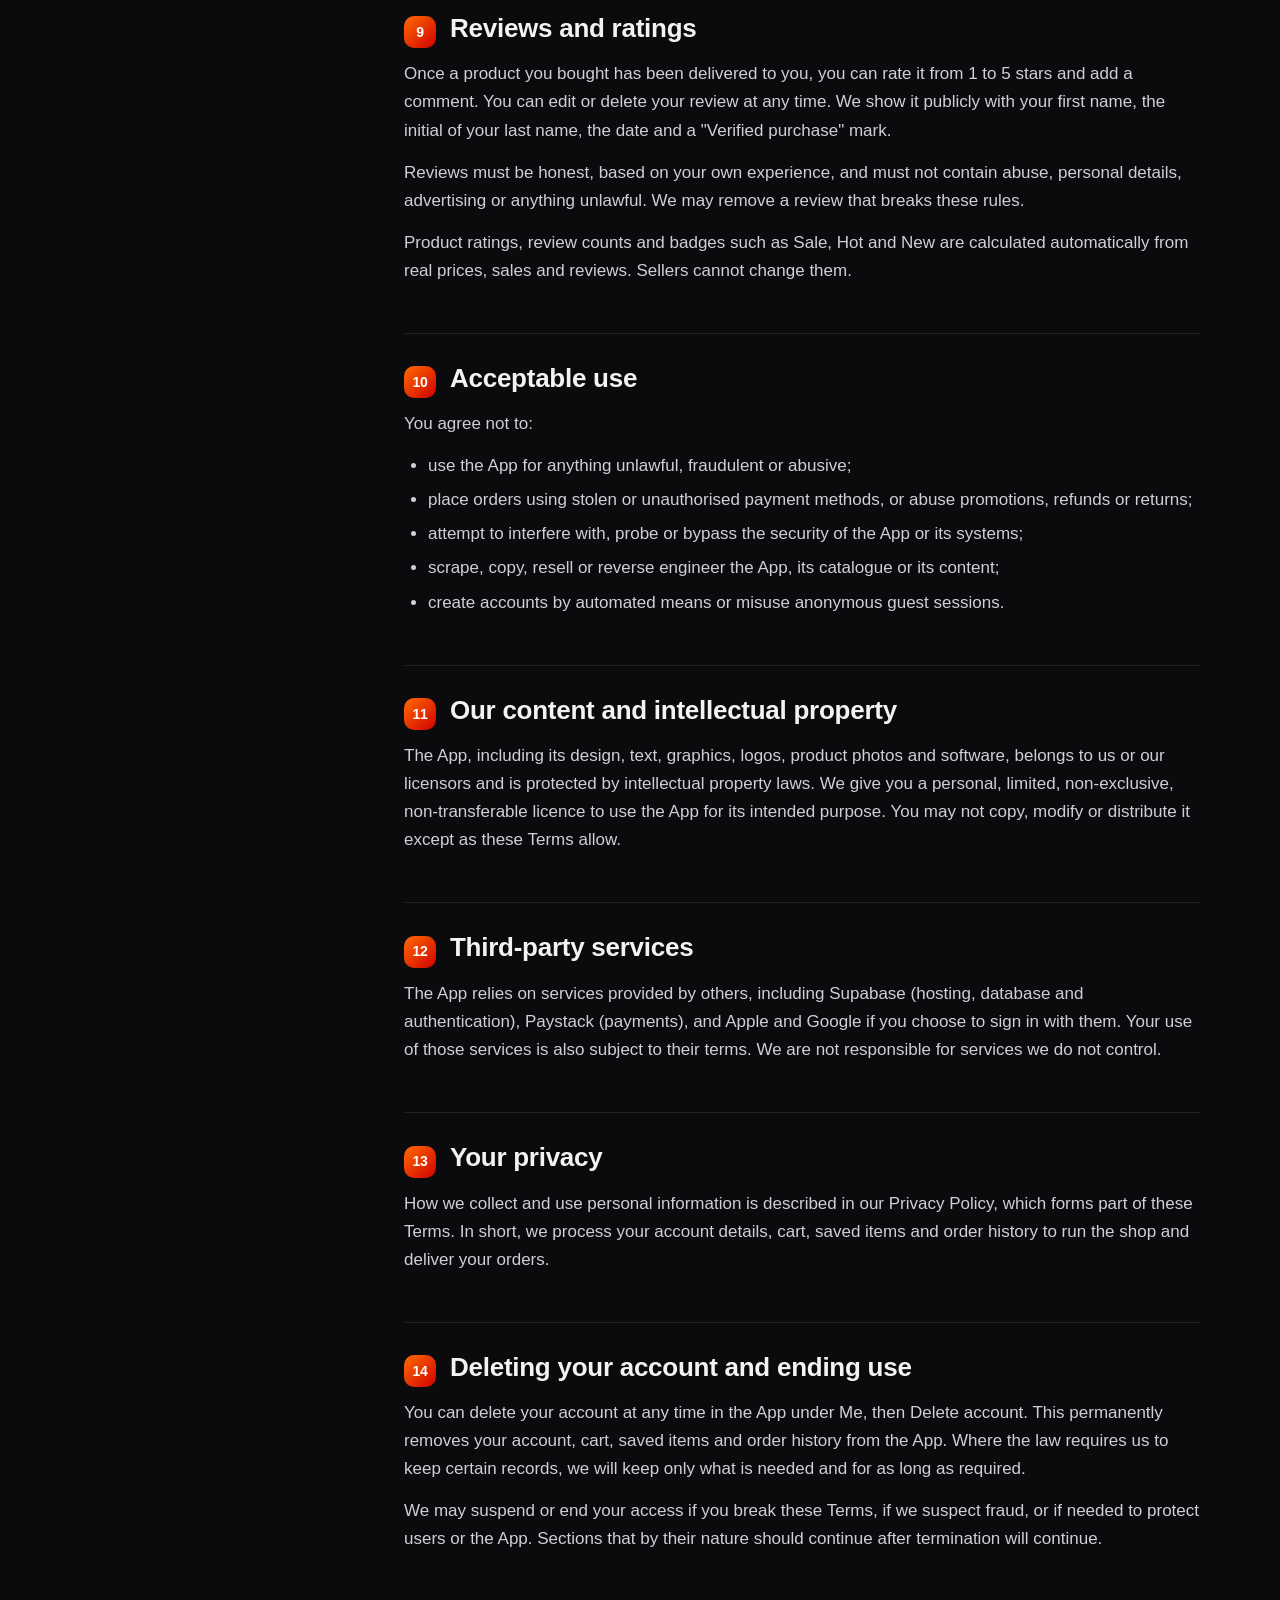
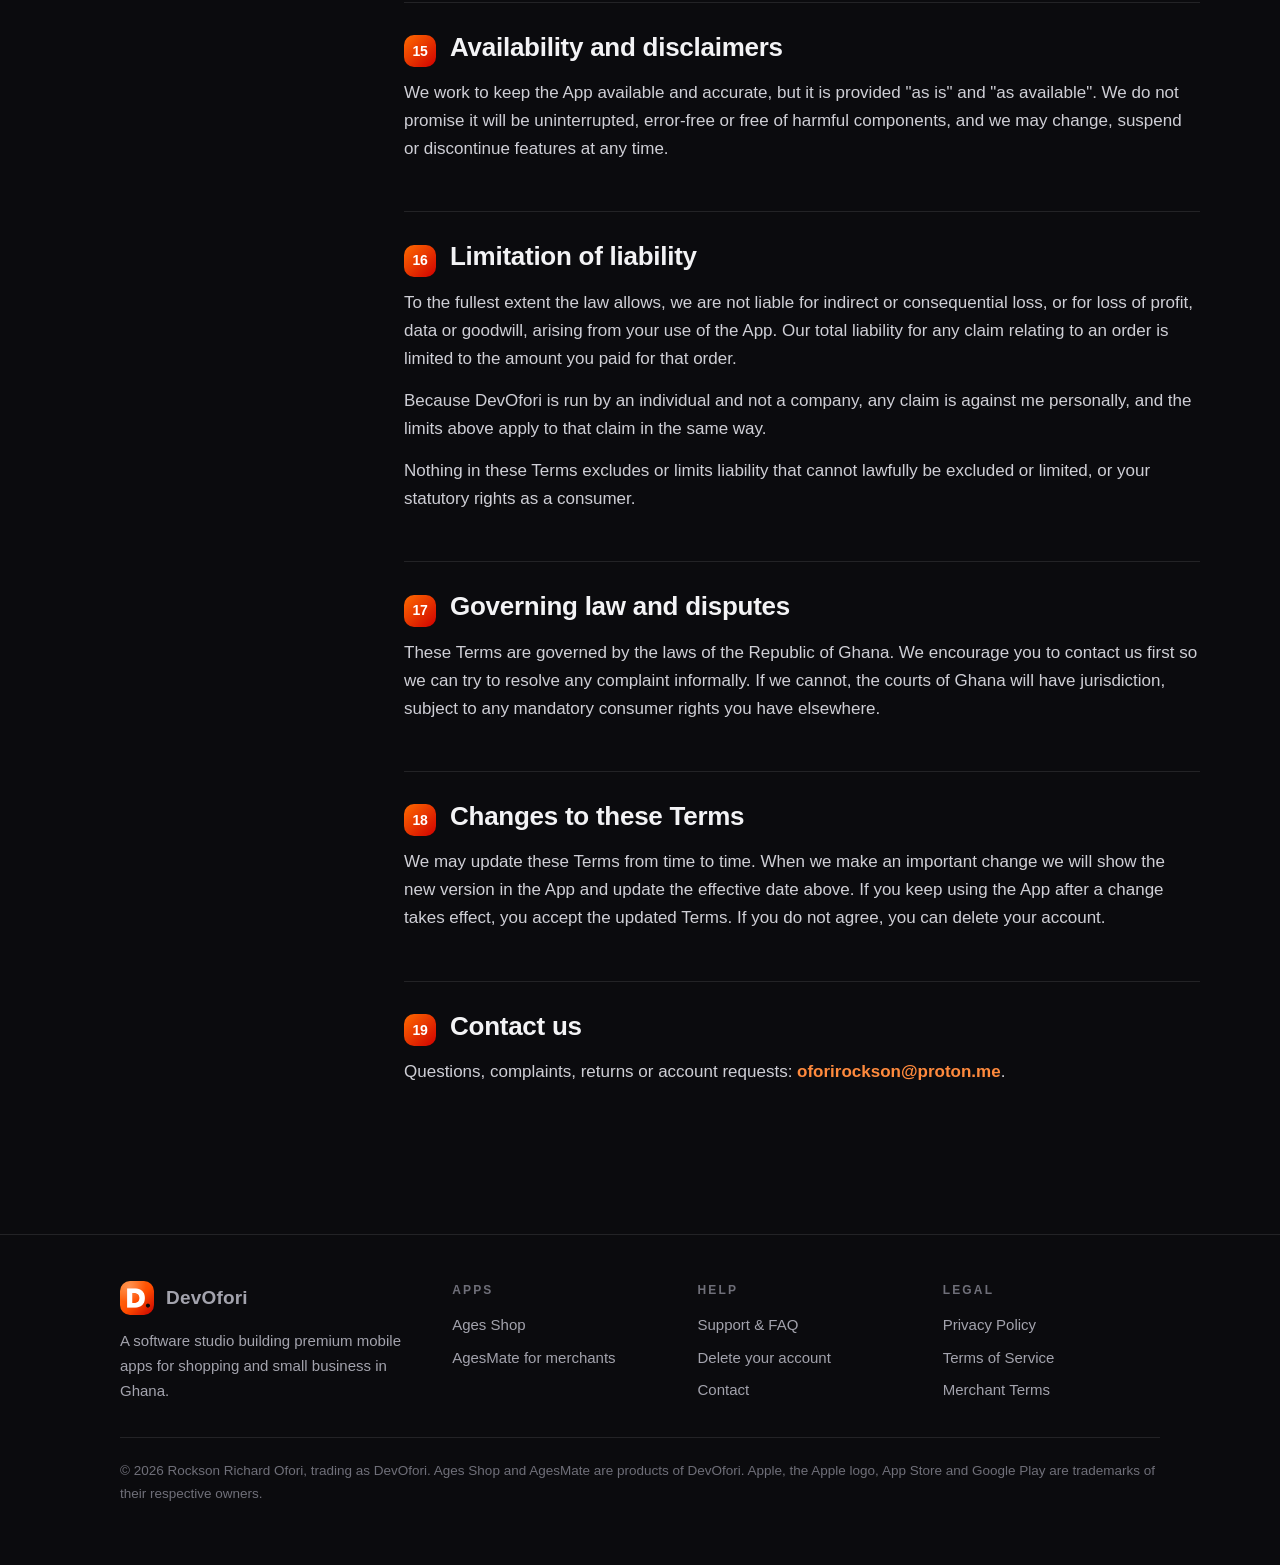
<file: terms.html>
<!doctype html>
<html lang="en"><head>
<meta charset="utf-8"><meta name="viewport" content="width=device-width,initial-scale=1,viewport-fit=cover">
<title>Terms of Service · Ages Shop · DevOfori</title><meta name="description" content="The Terms of Service for the Ages Shop app.">
<link rel="canonical" href="https://devofori.com/terms.html"><meta name="theme-color" content="#0b0b0e"><meta name="color-scheme" content="dark">
<meta property="og:type" content="website"><meta property="og:site_name" content="DevOfori"><meta property="og:title" content="Terms of Service · Ages Shop · DevOfori">
<meta property="og:description" content="The Terms of Service for the Ages Shop app."><meta property="og:url" content="https://devofori.com/terms.html"><meta property="og:image" content="https://devofori.com/assets/img/og.png">
<meta name="twitter:card" content="summary_large_image">
<link rel="icon" href="/favicon.ico" sizes="48x48"><link rel="icon" type="image/svg+xml" href="/assets/img/favicon.svg"><link rel="icon" type="image/png" sizes="32x32" href="/assets/img/favicon-32.png"><link rel="apple-touch-icon" href="/assets/img/apple-touch-icon.png"><link rel="manifest" href="/site.webmanifest">
<link rel="stylesheet" href="/assets/site.css">
</head><body>
<a class="skip" href="#main">Skip to content</a>
<header class="nav"><div class="wrap">
  <a class="brand" href="/" aria-label="DevOfori home"><img src="/assets/img/devofori-512.png" alt="" width="34" height="34">DevOfori</a>
  <input type="checkbox" id="navtoggle" aria-label="Toggle menu"><label class="burger" for="navtoggle" aria-hidden="true"><span></span></label>
  <ul class="menu"><li><a href="/">Home</a></li><li><a href="/#apps">Apps</a></li><li><a href="/support">Support</a></li><li><a class="cta" href="mailto:oforirockson@proton.me">Get in touch</a></li></ul>
</div></header>
<main id="main"><div class="pagehead"><div class="wrap">
  <span class="eyebrow"><i></i>Ages Shop · Legal</span><h1>Terms of Service</h1>
  <div class="meta"><span>Version 2.2</span><span>Effective 25 October 2026</span><span>DevOfori</span></div></div></div>
<div class="wrap doc"><nav class="toc" aria-label="Contents"><h3>Contents</h3><ol><li><a href="#s1">Who we are and what the App does</a></li><li><a href="#s2">Eligibility</a></li><li><a href="#s3">Guest use and your account</a></li><li><a href="#s4">Products, descriptions and prices</a></li><li><a href="#s5">Placing an order</a></li><li><a href="#s6">Payment</a></li><li><a href="#s7">Delivery</a></li><li><a href="#s8">Returns, refunds and cancellations</a></li><li><a href="#s9">Reviews and ratings</a></li><li><a href="#s10">Acceptable use</a></li><li><a href="#s11">Our content and intellectual property</a></li><li><a href="#s12">Third-party services</a></li><li><a href="#s13">Your privacy</a></li><li><a href="#s14">Deleting your account and ending use</a></li><li><a href="#s15">Availability and disclaimers</a></li><li><a href="#s16">Limitation of liability</a></li><li><a href="#s17">Governing law and disputes</a></li><li><a href="#s18">Changes to these Terms</a></li><li><a href="#s19">Contact us</a></li></ol></nav>
<article class="prose"><p class="intro">These Terms of Service (&quot;Terms&quot;) are an agreement between you and Rockson Richard Ofori, an individual trading as DevOfori (&quot;DevOfori&quot;, &quot;we&quot;, &quot;us&quot;, &quot;our&quot;), the operator of the Ages Shop app (the &quot;App&quot;). Please read them carefully. By creating an account, placing an order or otherwise using the App, you agree to these Terms. If you do not agree, please do not use the App.</p><section id="s1"><h2><span>1</span>Who we are and what the App does</h2><p>Ages Shop is an online shop for browsing products, saving favourites, building a cart and placing orders for delivery in Ghana. We operate the App and sell or arrange the sale of the products shown in it.</p><p>DevOfori is a trading name, not a company. We are Rockson Richard Ofori, an individual, so &quot;we&quot; in these Terms means me personally. Our only contact address is the email at the end of these Terms.</p><p>Ages Shop is part of the wider Ages family of apps. These Terms apply only to Ages Shop. Other Ages apps have their own terms.</p></section><section id="s2"><h2><span>2</span>Eligibility</h2><p>You must be at least 18 years old, or have the legal capacity to enter into a binding contract where you live, to place an order. If you are under 18, you may only use the App with the involvement and consent of a parent or guardian.</p><p>You must give accurate information and keep it up to date.</p></section><section id="s3"><h2><span>3</span>Guest use and your account</h2><p>You can browse and build a cart as a guest. To place an order you need an account. You can create one with your email and a password, or sign in with Apple or Google.</p><p>When you create an account from a guest session, your cart and saved items are kept and moved to your account. If you sign in to an account you already have, we add the items from your guest cart to it.</p><p>You are responsible for keeping your sign-in details secure and for everything that happens under your account. Tell us promptly at the address below if you think someone else has accessed it. We may require you to confirm your email address before an account is fully active.</p></section><section id="s4"><h2><span>4</span>Products, descriptions and prices</h2><p>We try to describe products, show photos and display prices accurately, but photos and colours are illustrative and small differences may occur.</p><p>All prices are shown in Ghana cedis (GH₵) and may be subject to applicable taxes and the delivery fee shown at checkout. Prices and availability can change at any time, and a product may be out of stock.</p><p>If we discover a pricing or description error, we may cancel the affected order and refund you in full, or contact you to confirm whether you still wish to buy at the correct price.</p></section><section id="s5"><h2><span>5</span>Placing an order</h2><p>When you tap Checkout you are making an offer to buy the items in your cart. Your order is only accepted when we confirm it. We may decline or cancel an order, for example because of stock, suspected fraud, an error, or an address we cannot deliver to.</p><p>The total is calculated by our systems from the current price of each item plus delivery. The amount shown at checkout is the amount you will be asked to pay. Orders awaiting payment show as pending.</p></section><section id="s6"><h2><span>6</span>Payment</h2><p>Payments are processed by our payment partner, Paystack. We do not see or store your full card details or mobile money PIN. Paystack&#x27;s own terms and privacy policy apply to the payment itself. The card payment screen and your payment receipt may show Paystack&#x27;s name.</p><p>An order is not confirmed until payment succeeds. If a payment fails or is not completed, we may cancel the order. If you are charged but no order is confirmed, contact us and we will resolve it or refund you.</p></section><section id="s7"><h2><span>7</span>Delivery</h2><p>We deliver to addresses we serve in Ghana. A delivery fee applies and is shown before you pay. Delivery times shown in the App are estimates, not guarantees, and may be affected by location, weather, traffic or events outside our control.</p><p>Please give a complete and correct address and phone number. We are not responsible for failed or delayed delivery caused by incorrect details or by no one being available to receive the order. Ownership and risk in the products pass to you when they are delivered to you.</p></section><section id="s8"><h2><span>8</span>Returns, refunds and cancellations</h2><p><strong>Cancelling.</strong> You may ask us to cancel an order before it has been dispatched. Contact us as soon as possible.</p><p><strong>Returns.</strong> You may return most items within 7 days of delivery if they are unused, in their original packaging and in the condition you received them. To start a return, contact us at the address below with your order details.</p><p><strong>Items we cannot take back</strong> unless faulty: items that have been opened or used for hygiene or safety reasons (for example beauty and personal-care products), made-to-order items, and items damaged by misuse.</p><p><strong>Faulty or wrong items.</strong> If an item arrives damaged, faulty or not as described, tell us within 7 days of delivery and we will repair, replace or refund it, including the delivery fee where the fault is ours.</p><p><strong>Refunds</strong> are made to the original payment method, normally within 10 business days after we receive and check the returned item. Nothing in this section limits any rights you have under applicable consumer protection law.</p></section><section id="s9"><h2><span>9</span>Reviews and ratings</h2><p>Once a product you bought has been delivered to you, you can rate it from 1 to 5 stars and add a comment. You can edit or delete your review at any time. We show it publicly with your first name, the initial of your last name, the date and a &quot;Verified purchase&quot; mark.</p><p>Reviews must be honest, based on your own experience, and must not contain abuse, personal details, advertising or anything unlawful. We may remove a review that breaks these rules.</p><p>Product ratings, review counts and badges such as Sale, Hot and New are calculated automatically from real prices, sales and reviews. Sellers cannot change them.</p></section><section id="s10"><h2><span>10</span>Acceptable use</h2><p>You agree not to:</p><ul><li>use the App for anything unlawful, fraudulent or abusive;</li><li>place orders using stolen or unauthorised payment methods, or abuse promotions, refunds or returns;</li><li>attempt to interfere with, probe or bypass the security of the App or its systems;</li><li>scrape, copy, resell or reverse engineer the App, its catalogue or its content;</li><li>create accounts by automated means or misuse anonymous guest sessions.</li></ul></section><section id="s11"><h2><span>11</span>Our content and intellectual property</h2><p>The App, including its design, text, graphics, logos, product photos and software, belongs to us or our licensors and is protected by intellectual property laws. We give you a personal, limited, non-exclusive, non-transferable licence to use the App for its intended purpose. You may not copy, modify or distribute it except as these Terms allow.</p></section><section id="s12"><h2><span>12</span>Third-party services</h2><p>The App relies on services provided by others, including Supabase (hosting, database and authentication), Paystack (payments), and Apple and Google if you choose to sign in with them. Your use of those services is also subject to their terms. We are not responsible for services we do not control.</p></section><section id="s13"><h2><span>13</span>Your privacy</h2><p>How we collect and use personal information is described in our Privacy Policy, which forms part of these Terms. In short, we process your account details, cart, saved items and order history to run the shop and deliver your orders.</p></section><section id="s14"><h2><span>14</span>Deleting your account and ending use</h2><p>You can delete your account at any time in the App under Me, then Delete account. This permanently removes your account, cart, saved items and order history from the App. Where the law requires us to keep certain records, we will keep only what is needed and for as long as required.</p><p>We may suspend or end your access if you break these Terms, if we suspect fraud, or if needed to protect users or the App. Sections that by their nature should continue after termination will continue.</p></section><section id="s15"><h2><span>15</span>Availability and disclaimers</h2><p>We work to keep the App available and accurate, but it is provided &quot;as is&quot; and &quot;as available&quot;. We do not promise it will be uninterrupted, error-free or free of harmful components, and we may change, suspend or discontinue features at any time.</p></section><section id="s16"><h2><span>16</span>Limitation of liability</h2><p>To the fullest extent the law allows, we are not liable for indirect or consequential loss, or for loss of profit, data or goodwill, arising from your use of the App. Our total liability for any claim relating to an order is limited to the amount you paid for that order.</p><p>Because DevOfori is run by an individual and not a company, any claim is against me personally, and the limits above apply to that claim in the same way.</p><p>Nothing in these Terms excludes or limits liability that cannot lawfully be excluded or limited, or your statutory rights as a consumer.</p></section><section id="s17"><h2><span>17</span>Governing law and disputes</h2><p>These Terms are governed by the laws of the Republic of Ghana. We encourage you to contact us first so we can try to resolve any complaint informally. If we cannot, the courts of Ghana will have jurisdiction, subject to any mandatory consumer rights you have elsewhere.</p></section><section id="s18"><h2><span>18</span>Changes to these Terms</h2><p>We may update these Terms from time to time. When we make an important change we will show the new version in the App and update the effective date above. If you keep using the App after a change takes effect, you accept the updated Terms. If you do not agree, you can delete your account.</p></section><section id="s19"><h2><span>19</span>Contact us</h2><p>Questions, complaints, returns or account requests: <strong><a href="mailto:oforirockson@proton.me">oforirockson@proton.me</a></strong>.</p></section></article></div></main>
<footer><div class="wrap">
  <div class="fgrid">
    <div><a class="brand" href="/"><img src="/assets/img/devofori-512.png" alt="" width="34" height="34">DevOfori</a>
      <p style="margin-top:14px;max-width:26em">A software studio building premium mobile apps for shopping and small business in Ghana.</p></div>
    <div><h4>Apps</h4><ul><li><a href="/ages-shop">Ages Shop</a></li><li><a href="/agessync">AgesMate for merchants</a></li></ul></div>
    <div><h4>Help</h4><ul><li><a href="/support">Support &amp; FAQ</a></li><li><a href="/delete-account">Delete your account</a></li><li><a href="mailto:oforirockson@proton.me">Contact</a></li></ul></div>
    <div><h4>Legal</h4><ul><li><a href="/privacy">Privacy Policy</a></li><li><a href="/terms">Terms of Service</a></li><li><a href="/merchant-terms">Merchant Terms</a></li></ul></div>
  </div>
  <p class="legal">© 2026 Rockson Richard Ofori, trading as DevOfori. Ages Shop and AgesMate are products of DevOfori. Apple, the Apple logo, App Store and Google Play are trademarks of their respective owners.</p>
</div></footer></body></html>
</file>
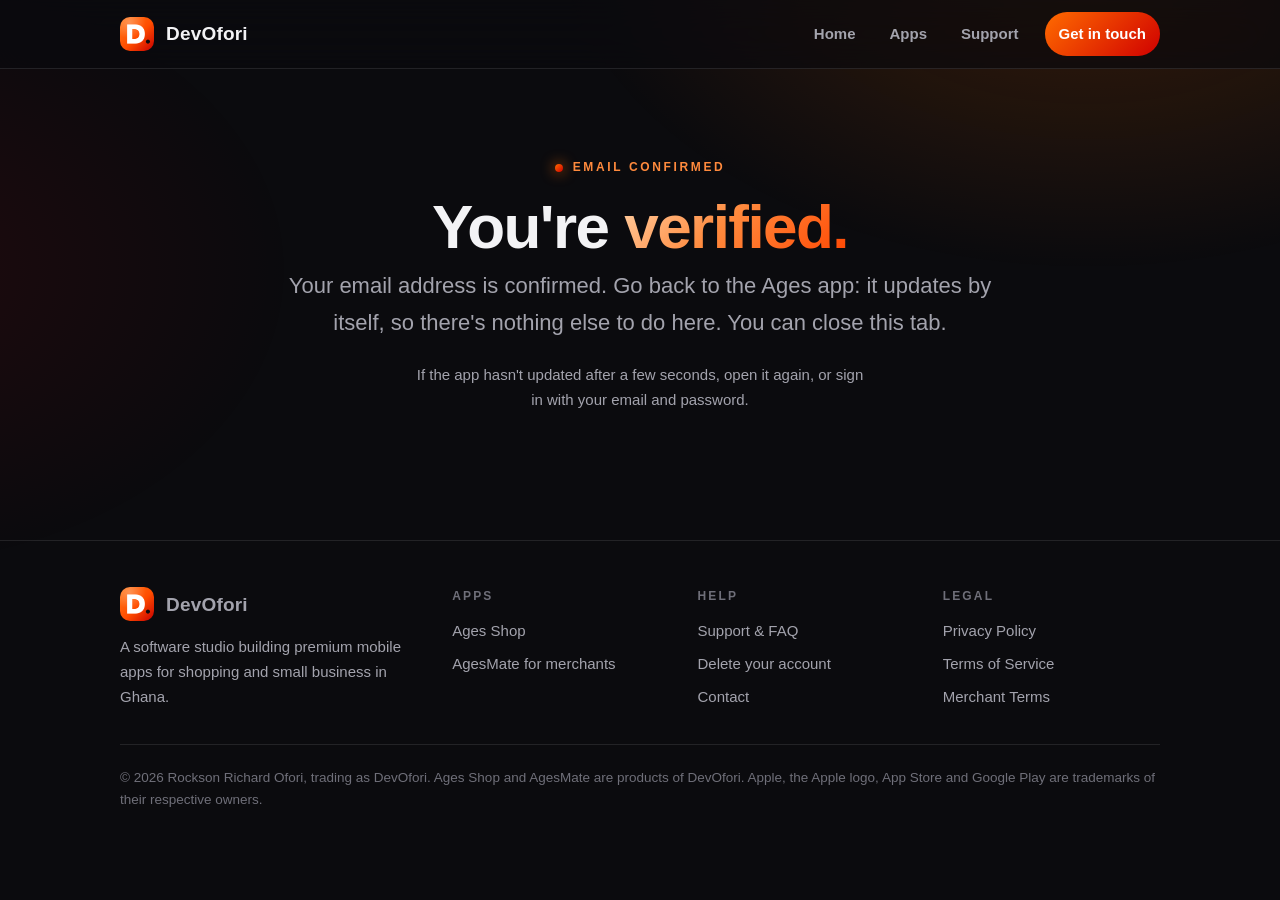
<file: verified.html>
<!doctype html>
<html lang="en"><head>
<meta charset="utf-8"><meta name="viewport" content="width=device-width,initial-scale=1,viewport-fit=cover">
<title>Email confirmed · DevOfori</title><meta name="description" content="Your email address is confirmed. Return to the Ages app.">
<link rel="canonical" href="https://devofori.com/verified.html"><meta name="theme-color" content="#0b0b0e"><meta name="color-scheme" content="dark">
<meta property="og:type" content="website"><meta property="og:site_name" content="DevOfori"><meta property="og:title" content="Email confirmed · DevOfori">
<meta property="og:description" content="Your email address is confirmed. Return to the Ages app."><meta property="og:url" content="https://devofori.com/verified.html"><meta property="og:image" content="https://devofori.com/assets/img/og.png">
<meta name="twitter:card" content="summary_large_image">
<link rel="icon" href="/favicon.ico" sizes="48x48"><link rel="icon" type="image/svg+xml" href="/assets/img/favicon.svg"><link rel="icon" type="image/png" sizes="32x32" href="/assets/img/favicon-32.png"><link rel="apple-touch-icon" href="/assets/img/apple-touch-icon.png"><link rel="manifest" href="/site.webmanifest">
<link rel="stylesheet" href="/assets/site.css"><meta name="robots" content="noindex">
</head><body>
<a class="skip" href="#main">Skip to content</a>
<header class="nav"><div class="wrap">
  <a class="brand" href="/" aria-label="DevOfori home"><img src="/assets/img/devofori-512.png" alt="" width="34" height="34">DevOfori</a>
  <input type="checkbox" id="navtoggle" aria-label="Toggle menu"><label class="burger" for="navtoggle" aria-hidden="true"><span></span></label>
  <ul class="menu"><li><a href="/">Home</a></li><li><a href="/#apps">Apps</a></li><li><a href="/support">Support</a></li><li><a class="cta" href="mailto:oforirockson@proton.me">Get in touch</a></li></ul>
</div></header>
<main id="main"><div class="pagehead"><div class="wrap" style="text-align:center;padding-bottom:80px"><span class="eyebrow"><i></i>Email confirmed</span>
<h1>You're <span class="grad">verified.</span></h1><p class="lead" style="margin:0 auto">Your email address is confirmed. Go back to the Ages app: it updates by itself, so there's nothing else to do here. You can close this tab.</p>
<p style="margin:22px auto 0;color:var(--muted);font-size:15px;max-width:460px">If the app hasn't updated after a few seconds, open it again, or sign in with your email and password.</p></div></div></main>
<footer><div class="wrap">
  <div class="fgrid">
    <div><a class="brand" href="/"><img src="/assets/img/devofori-512.png" alt="" width="34" height="34">DevOfori</a>
      <p style="margin-top:14px;max-width:26em">A software studio building premium mobile apps for shopping and small business in Ghana.</p></div>
    <div><h4>Apps</h4><ul><li><a href="/ages-shop">Ages Shop</a></li><li><a href="/agessync">AgesMate for merchants</a></li></ul></div>
    <div><h4>Help</h4><ul><li><a href="/support">Support &amp; FAQ</a></li><li><a href="/delete-account">Delete your account</a></li><li><a href="mailto:oforirockson@proton.me">Contact</a></li></ul></div>
    <div><h4>Legal</h4><ul><li><a href="/privacy">Privacy Policy</a></li><li><a href="/terms">Terms of Service</a></li><li><a href="/merchant-terms">Merchant Terms</a></li></ul></div>
  </div>
  <p class="legal">© 2026 Rockson Richard Ofori, trading as DevOfori. Ages Shop and AgesMate are products of DevOfori. Apple, the Apple logo, App Store and Google Play are trademarks of their respective owners.</p>
</div></footer></body></html>
</file>
<file: assets/site.css>
/* DevOfori · Volcanic Dark. No external fonts or scripts: fast, private, and works offline once loaded. */
:root{
  --bg:#0b0b0e; --surface:#16161a; --surface-2:#1d1d22; --text:#f3f3f5; --muted:#a3a3ad; --faint:#6f6f79;
  --accent:#ff6b00; --accent-2:#ff8a3d; --crimson:#d00000; --line:rgba(255,255,255,.10); --line-2:rgba(255,255,255,.16);
  --brand:linear-gradient(135deg,#ff6b00 0%,#d00000 100%);
  --radius:22px; --maxw:1120px; --gutter:clamp(18px,4vw,40px);
  --font:ui-rounded,"SF Pro Rounded","SF Pro Display",-apple-system,BlinkMacSystemFont,"Segoe UI",Roboto,Helvetica,Arial,sans-serif;
}
*{box-sizing:border-box;margin:0}
html{scroll-behavior:smooth;-webkit-text-size-adjust:100%}
body{background:var(--bg);color:var(--text);font:400 17px/1.65 var(--font);-webkit-font-smoothing:antialiased;text-rendering:optimizeLegibility;overflow-x:hidden}
body::before{content:"";position:fixed;inset:0;z-index:-1;pointer-events:none;
  background:radial-gradient(900px 600px at 85% -10%,rgba(255,107,0,.20),transparent 60%),radial-gradient(700px 500px at -10% 30%,rgba(208,0,0,.10),transparent 60%)}
img{max-width:100%;display:block}
a{color:var(--accent-2);text-decoration:none} a:hover{text-decoration:underline}
:focus-visible{outline:2px solid var(--accent-2);outline-offset:3px;border-radius:6px}
.skip{position:absolute;left:-999px;top:8px;background:var(--accent);color:#fff;padding:10px 16px;border-radius:10px;z-index:100}
.skip:focus{left:8px}
.wrap{width:100%;max-width:var(--maxw);margin:0 auto;padding:0 var(--gutter)}

/* header */
.nav{position:sticky;top:0;z-index:50;backdrop-filter:saturate(1.4) blur(18px);-webkit-backdrop-filter:saturate(1.4) blur(18px);background:rgba(11,11,14,.72);border-bottom:1px solid var(--line)}
.nav .wrap{display:flex;align-items:center;justify-content:space-between;height:68px}
.brand{display:flex;align-items:center;gap:12px;color:var(--text);font-weight:800;font-size:19px;letter-spacing:.01em}
.brand:hover{text-decoration:none}
.brand img{width:34px;height:34px;border-radius:10px}
.menu{display:flex;align-items:center;gap:6px;list-style:none;padding:0}
.menu a{color:var(--muted);font-weight:600;font-size:15px;padding:10px 14px;border-radius:999px;display:block}
.menu a:hover,.menu a[aria-current="page"]{color:var(--text);background:rgba(255,255,255,.06);text-decoration:none}
.menu .cta{background:var(--brand);color:#fff;margin-left:6px}
.menu .cta:hover{filter:brightness(1.08);background:var(--brand)}
#navtoggle,.burger{display:none}
@media(max-width:760px){
  .burger{display:grid;place-items:center;width:44px;height:44px;border-radius:12px;border:1px solid var(--line);cursor:pointer}
  .burger span,.burger span::before,.burger span::after{display:block;width:18px;height:2px;background:var(--text);border-radius:2px;content:"";position:relative}
  .burger span::before{position:absolute;top:-6px}.burger span::after{position:absolute;top:6px}
  .menu{position:absolute;left:0;right:0;top:68px;flex-direction:column;align-items:stretch;gap:2px;padding:12px var(--gutter) 20px;background:rgba(11,11,14,.97);border-bottom:1px solid var(--line);display:none}
  #navtoggle:checked~.menu{display:flex}
  .menu a{padding:14px 16px}.menu .cta{margin:6px 0 0;text-align:center}
}

/* hero */
.hero{padding:clamp(48px,9vw,110px) 0 clamp(36px,6vw,70px)}
.hero .wrap{display:grid;grid-template-columns:1.05fr .95fr;gap:clamp(24px,5vw,60px);align-items:center}
.eyebrow{display:inline-flex;align-items:center;gap:10px;font-size:12px;font-weight:800;letter-spacing:.22em;text-transform:uppercase;color:var(--accent-2)}
.eyebrow i{width:8px;height:8px;border-radius:50%;background:var(--brand);box-shadow:0 0 14px var(--accent)}
h1{font-size:clamp(40px,7vw,78px);line-height:1.02;font-weight:900;letter-spacing:-.025em;margin:18px 0 20px}
.grad{background:linear-gradient(135deg,#ffd2a8 0%,#ff8a3d 45%,#ff4500 100%);-webkit-background-clip:text;background-clip:text;color:transparent}
.lead{font-size:clamp(18px,2.2vw,22px);color:var(--muted);max-width:34em}
.btns{display:flex;flex-wrap:wrap;gap:12px;margin-top:30px}
.btn{display:inline-flex;align-items:center;justify-content:center;gap:10px;min-height:52px;padding:0 26px;border-radius:16px;font-weight:800;font-size:16px;color:#fff;background:var(--brand);box-shadow:0 12px 30px rgba(255,107,0,.28);transition:transform .2s,filter .2s}
.btn:hover{text-decoration:none;transform:translateY(-2px);filter:brightness(1.06)}
.btn.ghost{background:rgba(255,255,255,.05);box-shadow:none;border:1px solid var(--line-2)}
.btn.ghost:hover{background:rgba(255,255,255,.09)}
@media(max-width:900px){.hero .wrap{grid-template-columns:1fr}}

/* phones */
.phone{position:relative;border-radius:46px;padding:9px;background:linear-gradient(150deg,#34343a,#0e0e11 55%,#26262b);box-shadow:0 30px 70px rgba(0,0,0,.55),0 0 0 1px rgba(255,255,255,.08) inset;width:100%}
.phone img{border-radius:38px;width:100%;height:auto;background:#000}
.stage{position:relative;height:clamp(420px,62vw,620px)}
.stage .phone{position:absolute;width:min(46%,260px)}
.stage .p1{left:2%;top:10%;transform:rotate(-7deg);animation:float 7s ease-in-out infinite}
.stage .p2{left:30%;top:0;z-index:2;animation:float 7s ease-in-out -2s infinite}
.stage .p3{right:0;top:14%;transform:rotate(7deg);animation:float 7s ease-in-out -4s infinite}
@keyframes float{0%,100%{translate:0 0}50%{translate:0 -12px}}
@media(max-width:900px){.stage{height:clamp(440px,118vw,600px)}.stage .phone{width:min(44%,230px)}}
@media(prefers-reduced-motion:reduce){*{animation:none!important;scroll-behavior:auto!important;transition:none!important}}

/* sections */
section{padding:clamp(44px,7vw,88px) 0}
.kicker{margin-bottom:14px}
h2{font-size:clamp(30px,4.6vw,48px);line-height:1.08;font-weight:900;letter-spacing:-.02em;margin-bottom:16px}
.sub{color:var(--muted);font-size:clamp(17px,2vw,20px);max-width:38em}
.grid{display:grid;gap:18px;margin-top:38px}
.g2{grid-template-columns:repeat(2,1fr)}.g3{grid-template-columns:repeat(3,1fr)}.g4{grid-template-columns:repeat(4,1fr)}
@media(max-width:980px){.g4{grid-template-columns:repeat(2,1fr)}}
@media(max-width:760px){.g2,.g3,.g4{grid-template-columns:1fr}}
.card{background:linear-gradient(180deg,rgba(255,255,255,.045),rgba(255,255,255,.02));border:1px solid var(--line);border-radius:var(--radius);padding:clamp(22px,3vw,32px)}
.card h3{font-size:21px;font-weight:800;margin:14px 0 8px;letter-spacing:-.01em}
.card p{color:var(--muted);font-size:16px}
.ico{width:46px;height:46px;border-radius:14px;display:grid;place-items:center;background:rgba(255,107,0,.12);border:1px solid rgba(255,138,61,.28);color:var(--accent-2);font-size:22px}
.app{display:grid;grid-template-columns:1fr 1fr;gap:clamp(22px,4vw,48px);align-items:center;overflow:hidden;position:relative}
.app .pic{display:flex;justify-content:center;gap:14px}
.app .pic .phone{width:min(46%,220px)}
.app .pic .phone:nth-child(2){margin-top:34px}
.app-head{display:flex;align-items:center;gap:16px;margin-bottom:14px}
.app-head img{width:68px;height:68px;border-radius:18px;box-shadow:0 10px 26px rgba(0,0,0,.5)}
.app-head h3{margin:0;font-size:28px}
.tag{display:inline-block;font-size:12px;font-weight:800;letter-spacing:.14em;text-transform:uppercase;padding:6px 12px;border-radius:999px;border:1px solid var(--line-2);color:var(--muted)}
.ticks{list-style:none;padding:0;margin:18px 0 6px;display:grid;gap:10px}
.ticks li{display:flex;gap:12px;color:var(--text);font-size:16px}
.ticks li::before{content:"";flex:none;width:20px;height:20px;margin-top:3px;border-radius:50%;background:var(--brand) center/12px no-repeat;
  -webkit-mask:none;background-image:url("data:image/svg+xml,%3Csvg xmlns='http://www.w3.org/2000/svg' viewBox='0 0 24 24' fill='none' stroke='white' stroke-width='3.4' stroke-linecap='round' stroke-linejoin='round'%3E%3Cpath d='M5 12.5l4.5 4.5L19 7.5'/%3E%3C/svg%3E")}
@media(max-width:860px){.app{grid-template-columns:1fr}}

/* flow */
.flow{display:grid;grid-template-columns:repeat(3,1fr);gap:18px;margin-top:38px;counter-reset:s}
.flow .step{position:relative;padding:26px;border-radius:var(--radius);background:var(--surface);border:1px solid var(--line)}
.flow .step::before{counter-increment:s;content:counter(s);display:grid;place-items:center;width:34px;height:34px;border-radius:11px;background:var(--brand);font-weight:900;margin-bottom:14px}
.flow h3{font-size:19px;margin-bottom:6px}.flow p{color:var(--muted);font-size:15.5px}
@media(max-width:860px){.flow{grid-template-columns:1fr}}

.band{border:1px solid var(--line);border-radius:28px;padding:clamp(30px,5vw,56px);background:radial-gradient(600px 300px at 90% 0%,rgba(255,107,0,.22),transparent 65%),var(--surface);text-align:center}
.band h2{margin-bottom:12px}.band .sub{margin:0 auto}.band .btns{justify-content:center}
.pill-row{display:flex;flex-wrap:wrap;gap:10px;margin-top:22px}
.soon{display:inline-flex;align-items:center;gap:10px;padding:12px 18px;border-radius:14px;background:rgba(255,255,255,.05);border:1px dashed var(--line-2);color:var(--muted);font-weight:700;font-size:15px}

/* page header + prose */
.pagehead{padding:clamp(40px,7vw,84px) 0 8px}
.pagehead h1{font-size:clamp(36px,6vw,62px);margin:14px 0 10px}
.meta{display:flex;flex-wrap:wrap;gap:8px;margin-top:14px}
.meta span{font-size:13px;font-weight:700;color:var(--muted);padding:6px 12px;border-radius:999px;border:1px solid var(--line);background:var(--surface)}
.doc{display:grid;grid-template-columns:260px 1fr;gap:clamp(24px,5vw,64px);padding:28px 0 90px;align-items:start}
.toc{position:sticky;top:92px;font-size:14.5px;border:1px solid var(--line);border-radius:var(--radius);padding:18px 18px 12px;background:var(--surface)}
.toc h3{font-size:11px;letter-spacing:.2em;text-transform:uppercase;color:var(--faint);margin-bottom:10px}
.toc ol{padding-left:20px;display:grid;gap:5px}.toc a{color:var(--muted)}.toc a:hover{color:var(--text)}
.prose .intro{padding:20px 22px;border:1px solid var(--line);border-radius:var(--radius);background:var(--surface);color:var(--text);margin-bottom:6px}
.prose section{padding:30px 0 4px;border-top:1px solid var(--line);margin-top:30px;scroll-margin-top:90px}
.prose section:first-of-type{margin-top:26px}
.prose h2{display:flex;gap:14px;align-items:baseline;font-size:clamp(21px,2.6vw,26px);margin-bottom:12px;letter-spacing:-.01em}
.prose h2 span{flex:none;display:inline-grid;place-items:center;min-width:32px;height:32px;border-radius:10px;background:var(--brand);font-size:14px;font-weight:900;color:#fff}
.prose p,.prose ul{color:#cfcfd6;margin-bottom:14px}.prose ul{padding-left:24px}.prose li{margin:6px 0}.prose strong{color:#fff}
.notice{margin-top:30px;padding:16px 20px;border-radius:16px;border:1px solid rgba(255,138,61,.3);background:rgba(255,107,0,.07);color:#e9d6c6;font-size:15px}
@media(max-width:900px){.doc{grid-template-columns:1fr}.toc{position:static}}

/* support */
.faq details{border:1px solid var(--line);border-radius:18px;background:var(--surface);margin-bottom:12px;padding:0 22px}
.faq summary{cursor:pointer;list-style:none;padding:18px 0;font-weight:800;font-size:17px;display:flex;justify-content:space-between;gap:16px}
.faq summary::after{content:"+";color:var(--accent-2);font-size:24px;line-height:1}
.faq details[open] summary::after{content:"–"}
.faq details p,.faq details ol,.faq details ul{color:var(--muted);padding-bottom:18px}
.faq ol,.faq ul{padding-left:22px}
.contact{display:flex;align-items:center;gap:16px;flex-wrap:wrap}
.mail{font-size:clamp(20px,3vw,30px);font-weight:900;letter-spacing:-.01em;word-break:break-all}

footer{border-top:1px solid var(--line);margin-top:40px;padding:46px 0 60px;color:var(--muted);font-size:15px}
.fgrid{display:grid;grid-template-columns:1.4fr 1fr 1fr 1fr;gap:28px}
.fgrid h4{font-size:12px;letter-spacing:.18em;text-transform:uppercase;color:var(--faint);margin-bottom:12px}
.fgrid ul{list-style:none;padding:0;display:grid;gap:8px}.fgrid a{color:var(--muted)}.fgrid a:hover{color:var(--text)}
.legal{margin-top:34px;padding-top:22px;border-top:1px solid var(--line);font-size:13.5px;color:var(--faint)}
@media(max-width:820px){.fgrid{grid-template-columns:1fr 1fr}}
@media(max-width:480px){.fgrid{grid-template-columns:1fr}}
@media print{body::before,.nav,footer,.toc{display:none}body{background:#fff;color:#000}.prose p,.prose ul{color:#000}}
</file>
